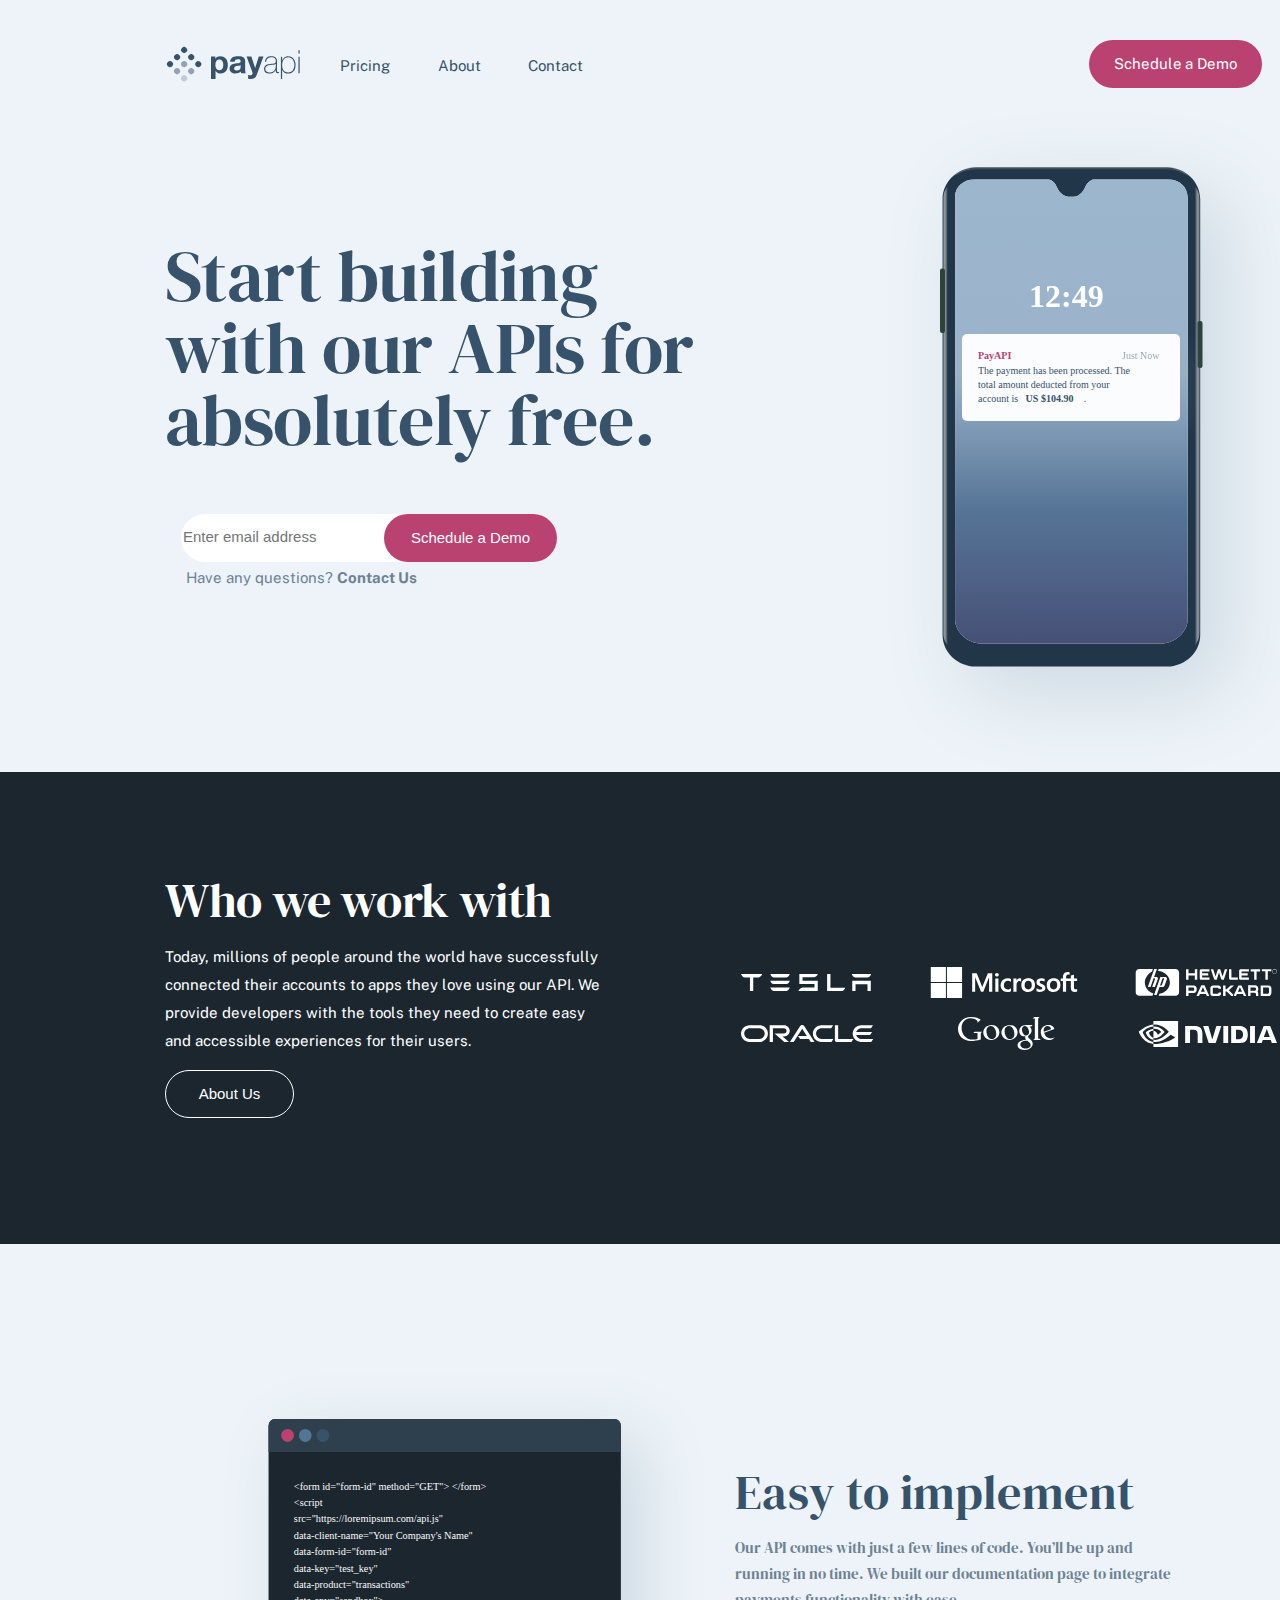
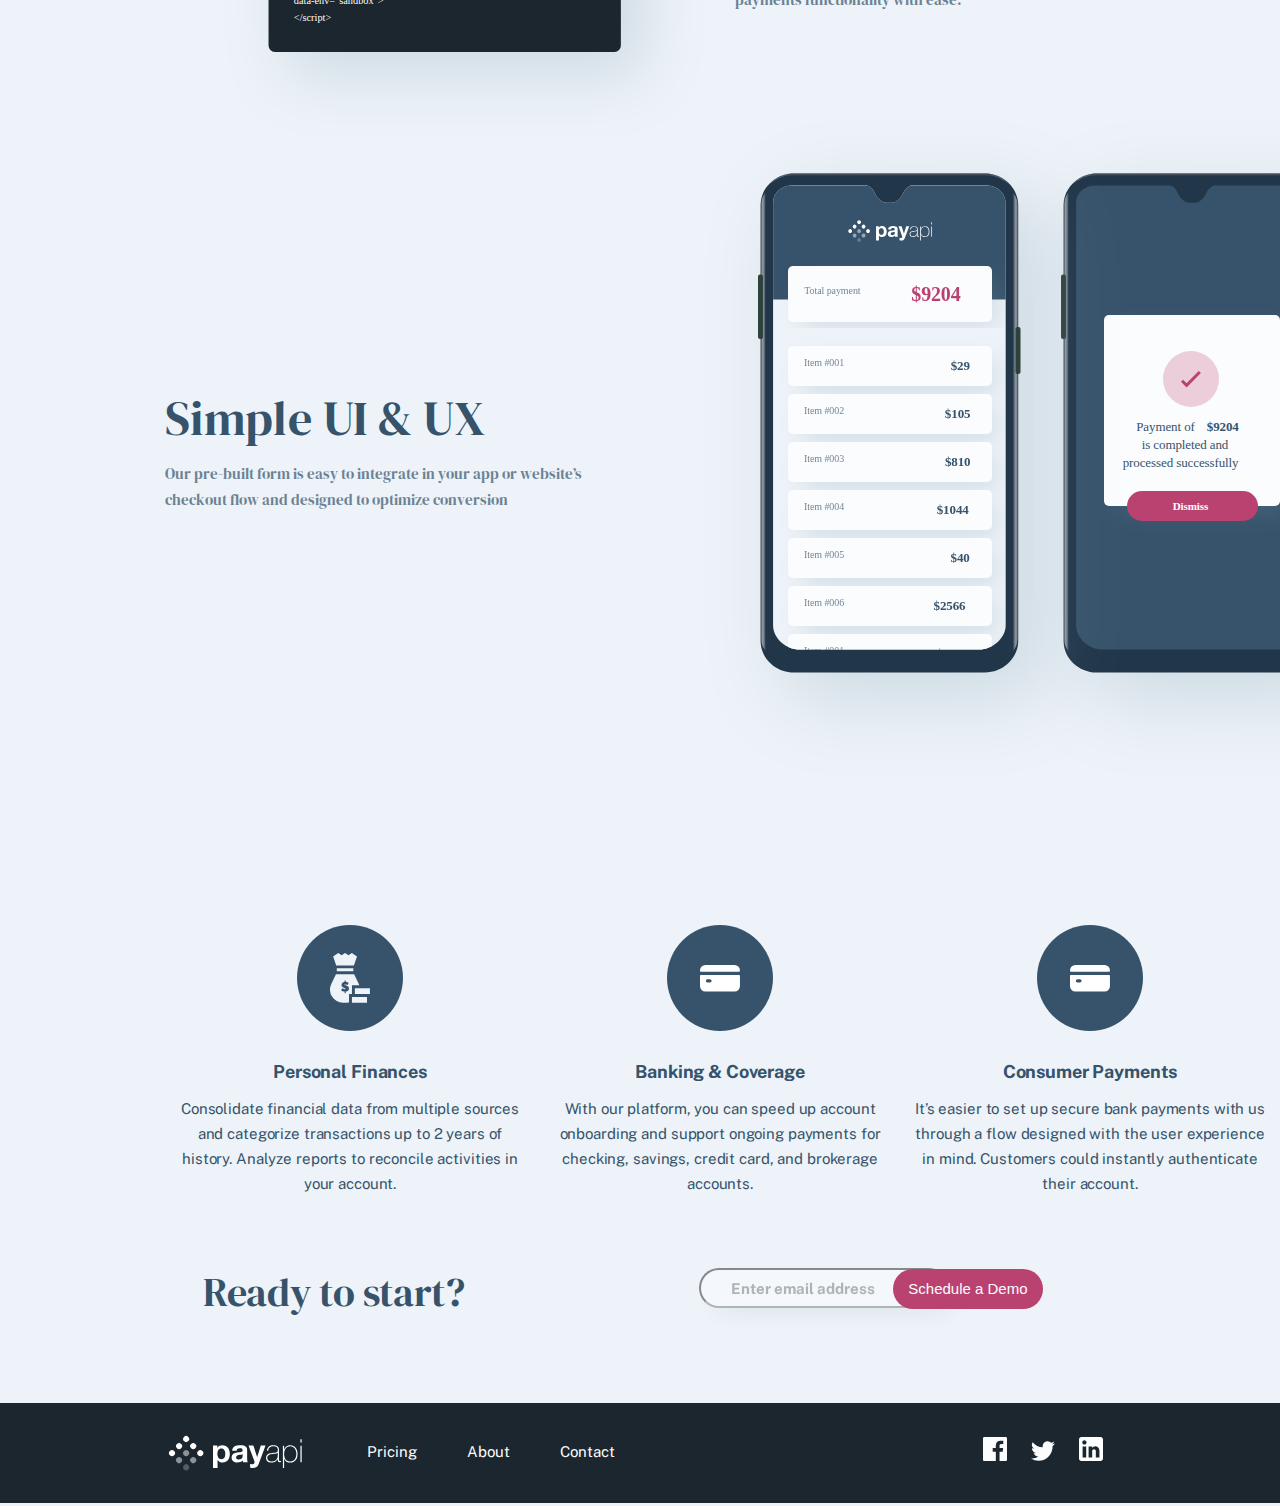
<file: starter-code/index.html>
<!DOCTYPE html>
<html lang="en">
  <head>
    <meta charset="UTF-8" />
    <meta name="viewport" content="width=device-width, initial-scale=1.0" />

    <link
      rel="icon"
      type="image/png"
      sizes="32x32"
      href="./starter-code/assets/favicon-32x32.png"
    />
    <link rel="stylesheet" href="./assets/style.css" />
    <link href="https://fonts.googleapis.com/css2?family=Public+Sans&display=swap" rel="stylesheet">
    <link href="https://fonts.googleapis.com/css2?family=DM+Serif+Display&display=swap" rel="stylesheet">
    <link href="https://www.w3schools.com/w3css/4/w3.css" rel="stylesheet"> 


    <link rel="preconnect" href="https://fonts.googleapis.com">
    <link rel="preconnect" href="https://fonts.gstatic.com" crossorigin>
    <link href="https://fonts.googleapis.com/css2?family=Cabin+Condensed&family=DM+Serif+Display&family=PT+Sans&family=Public+Sans:wght@200;400&display=swap" rel="stylesheet">
    <title>Frontend Mentor | PayAPI Website Challenge</title>    
      <link href="https://www.w3schools.com/w3css/4/w3.css" rel="stylesheet"> 
      <style>
  .pricing-schedule-input{
    border-style: none;
    
  }
  .pricing-schedule-form{
    background-color: #fff;
    width: fit-content;
  }
  .pricing-schedule-button{
   background-color: #ba4270;
   color:#fbfcfe
  }
      </style> 


<script>
  function findDoc(){
      var pathname=window.location.pathname;
  
  var  desktop='desktop',
    tablet='tablet',
    mobile='mobile';
    if(( screen.width<600 ) && pathname.indexOf(mobile)===-1)return location="/starter-code/home/mobile/index.html";
  
  }
  window.onresize=findDoc;
  </script>
  <script defer>setTimeout(findDoc,0)</script>
  

  </head>

  <body>
    <header>
           <nav>
            <div class="navBar">
              

              
              <svg width="133.9" height="36.77" xmlns="http://www.w3.org/2000/svg" id="payApi-logo"><a href="#">
                  <g fill="#36536B" fill-rule="evenodd">
                    <path d="M50.544 33.934v-7.84h.064a5.36 5.36 0 002.128 1.84c.864.416 1.808.624 2.832.624 1.216 0 2.277-.235 3.184-.704a6.738 6.738 0 002.272-1.888 8.147 8.147 0 001.36-2.72 11.37 11.37 0 00.448-3.2c0-1.173-.15-2.299-.448-3.376-.299-1.077-.757-2.021-1.376-2.832a6.937 6.937 0 00-2.336-1.952c-.939-.49-2.059-.736-3.36-.736-1.024 0-1.963.203-2.816.608-.853.405-1.557 1.056-2.112 1.952h-.064v-2.112H46v22.336h4.544zm3.808-8.768c-.725 0-1.344-.15-1.856-.448a3.595 3.595 0 01-1.232-1.168 5.044 5.044 0 01-.672-1.68 9.192 9.192 0 01-.208-1.952c0-.683.064-1.344.192-1.984a4.98 4.98 0 01.656-1.696c.31-.49.715-.89 1.216-1.2.501-.31 1.125-.464 1.872-.464.725 0 1.339.155 1.84.464.501.31.912.715 1.232 1.216.32.501.55 1.072.688 1.712.139.64.208 1.29.208 1.952 0 .661-.064 1.312-.192 1.952-.128.64-.347 1.2-.656 1.68-.31.48-.715.87-1.216 1.168-.501.299-1.125.448-1.872.448zm15.882 3.392c1.024 0 2.027-.15 3.008-.448a5.921 5.921 0 002.56-1.568 6.52 6.52 0 00.32 1.6h4.608c-.213-.341-.363-.853-.448-1.536a17.288 17.288 0 01-.128-2.144v-8.608c0-1.003-.224-1.808-.672-2.416a4.603 4.603 0 00-1.728-1.424 7.733 7.733 0 00-2.336-.688 18.543 18.543 0 00-2.528-.176c-.917 0-1.83.09-2.736.272a7.809 7.809 0 00-2.448.912 5.448 5.448 0 00-1.792 1.696c-.47.704-.736 1.59-.8 2.656h4.544c.085-.896.384-1.536.896-1.92.512-.384 1.216-.576 2.112-.576.405 0 .784.027 1.136.08.352.053.661.16.928.32s.48.384.64.672c.16.288.24.677.24 1.168.021.47-.117.827-.416 1.072-.299.245-.704.432-1.216.56-.512.128-1.099.224-1.76.288-.661.064-1.333.15-2.016.256-.683.107-1.36.25-2.032.432a5.735 5.735 0 00-1.792.816c-.523.363-.95.848-1.28 1.456-.33.608-.496 1.381-.496 2.32 0 .853.144 1.59.432 2.208a4.17 4.17 0 001.2 1.536c.512.405 1.11.704 1.792.896a8.127 8.127 0 002.208.288zm1.696-3.008c-.363 0-.715-.032-1.056-.096a2.566 2.566 0 01-.896-.336 1.717 1.717 0 01-.608-.656c-.15-.277-.224-.619-.224-1.024 0-.427.075-.779.224-1.056.15-.277.347-.507.592-.688a2.98 2.98 0 01.864-.432c.33-.107.667-.192 1.008-.256.363-.064.725-.117 1.088-.16.363-.043.71-.096 1.04-.16.33-.064.64-.144.928-.24.288-.096.528-.23.72-.4v1.696c0 .256-.027.597-.08 1.024a3.428 3.428 0 01-.432 1.264c-.235.416-.597.773-1.088 1.072-.49.299-1.184.448-2.08.448zm13.962 8.384c1.557 0 2.773-.288 3.648-.864.874-.576 1.557-1.536 2.048-2.88L98.5 11.598h-4.704L90.18 22.926h-.064l-3.744-11.328H81.54l5.792 15.52c.128.32.192.661.192 1.024 0 .49-.144.939-.432 1.344-.288.405-.731.64-1.328.704-.448.021-.896.01-1.344-.032-.448-.043-.886-.085-1.312-.128v3.744c.469.043.933.08 1.392.112.458.032.922.048 1.392.048zm18.698-5.408c.789 0 1.514-.096 2.176-.288a6.581 6.581 0 001.776-.8c.522-.341.965-.73 1.328-1.168.362-.437.64-.901.832-1.392h.064v.864c0 .341.026.656.08.944.053.288.154.539.304.752.149.213.368.384.656.512.288.128.677.192 1.168.192.34 0 .672-.043.992-.128V26.99a5.835 5.835 0 01-.896.096c-.278 0-.491-.059-.64-.176a.961.961 0 01-.32-.464 2.357 2.357 0 01-.112-.64c-.011-.235-.016-.47-.016-.704v-9.568c0-1.259-.454-2.277-1.36-3.056-.907-.779-2.352-1.168-4.336-1.168-1.984 0-3.515.453-4.592 1.36-1.078.907-1.66 2.267-1.744 4.08h1.216c.085-1.472.58-2.57 1.488-3.296.906-.725 2.096-1.088 3.568-1.088.832 0 1.536.085 2.112.256.576.17 1.045.405 1.408.704.362.299.629.64.8 1.024.17.384.256.8.256 1.248 0 .576-.032 1.056-.096 1.44a1.64 1.64 0 01-.48.944c-.256.245-.635.437-1.136.576-.502.139-1.19.24-2.064.304l-1.888.16c-.662.064-1.35.17-2.064.32-.715.15-1.366.4-1.952.752a4.367 4.367 0 00-1.456 1.44c-.384.608-.576 1.392-.576 2.352 0 1.579.48 2.747 1.44 3.504.96.757 2.314 1.136 4.064 1.136zm.032-1.056c-1.344 0-2.4-.293-3.168-.88-.768-.587-1.152-1.488-1.152-2.704 0-.768.149-1.392.448-1.872.298-.48.688-.859 1.168-1.136a5.213 5.213 0 011.616-.592 20.778 20.778 0 011.792-.272l2.048-.192a16.93 16.93 0 002.032-.288c.608-.128 1.06-.373 1.36-.736v3.072c0 .213-.06.624-.176 1.232-.118.608-.39 1.237-.816 1.888-.427.65-1.046 1.227-1.856 1.728-.811.501-1.91.752-3.296.752zm12.49 6.56v-9.312h.063c.491 1.344 1.27 2.315 2.336 2.912 1.067.597 2.283.896 3.648.896 1.26 0 2.352-.213 3.28-.64a6.254 6.254 0 002.304-1.776c.608-.757 1.062-1.659 1.36-2.704.3-1.045.448-2.197.448-3.456 0-1.152-.149-2.25-.448-3.296-.298-1.045-.752-1.963-1.36-2.752a6.651 6.651 0 00-2.304-1.888c-.928-.47-2.02-.704-3.28-.704-.896 0-1.69.139-2.384.416a6.39 6.39 0 00-1.776 1.04c-.49.416-.885.87-1.184 1.36-.298.49-.512.939-.64 1.344h-.064v-3.776h-1.216V34.03h1.216zm6.047-6.56c-1.152 0-2.117-.208-2.896-.624a5.008 5.008 0 01-1.856-1.664c-.458-.693-.784-1.493-.976-2.4a13.637 13.637 0 01-.288-2.832c0-.981.107-1.925.32-2.832a7.152 7.152 0 011.04-2.416 5.407 5.407 0 011.872-1.696c.768-.427 1.696-.64 2.784-.64 1.11 0 2.054.219 2.832.656a5.599 5.599 0 011.904 1.728c.491.715.854 1.525 1.088 2.432.235.907.352 1.83.352 2.768 0 1.024-.122 1.99-.368 2.896-.245.907-.618 1.701-1.12 2.384a5.487 5.487 0 01-1.92 1.632c-.778.405-1.7.608-2.768.608zm11.498-18.88V5.294h-1.216V8.59h1.216zm0 19.552V11.694h-1.216v16.448h1.216z" fill-rule="nonzero"/><g><circle transform="rotate(45 19.142 5)" cx="19.142" cy="5" r="3"/><circle transform="rotate(45 26.213 12.071)" cx="26.213" cy="12.071" r="3"/><circle transform="rotate(45 33.284 19.142)" cx="33.284" cy="19.142" r="3"/><circle transform="rotate(45 12.071 12.071)" cx="12.071" cy="12.071" r="3"/>
                      <circle opacity=".5" transform="rotate(45 19.142 19.142)" cx="19.142" cy="19.142" r="3"/>
                      <circle opacity=".5" transform="rotate(45 26.213 26.213)" cx="26.213" cy="26.213" r="3"/>
                      <circle transform="rotate(45 5 19.142)" cx="5" cy="19.142" r="3"/>
                      <circle opacity=".5" transform="rotate(45 12.071 26.213)" cx="12.071" cy="26.213" r="3"/>
                      <circle opacity=".25" transform="rotate(45 19.142 33.284)" cx="19.142" cy="33.284" r="3"/>
                    </g></g>
                    </a>
                </svg>
                <ul>
                    <li><a href="./pricing/desktop/pricing.html">Pricing</a></li> 
                    <li><a href="./about.html">About</a></li>
                    <li><a href="./contact.html">Contact</a></li>
                </ul>
              
            <div class="mobile">
              <svg width="28" height="17" xmlns="http://www.w3.org/2000/svg" id="menu
              ">
                <g fill="#36536B" fill-rule="evenodd">
                <path d="M0 0h28v3H0zM0 7h28v3H0zM0 14h28v3H0z"/></g>
              </svg>
            </div>
          

            <div class="navBar-link" >  
               <button>Schedule a Demo</button>  
            </div>
            </div>
            
            
               
          </nav>
          
          <!--
          <nav class="mobile">
            <ul>
              <li><img src="./assets/shared/desktop/logo.svg" alt="" /></li>
              <li><a href="#"> Pricing </a></li>
              <li><a href="#"> About </a></li>
              <li><a href="#"> Contact </a></li>
            </ul>
          </nav>        </div>
        <div class="w3-cell">
          <button  class="w3-btn w3-round-xxlarge pricing-schedule-button" type="submit">
            Schedule a Demo</button></div>
      </div>
    </header>


    <div class="main-content">



      Start -->
      <div id="start">
        <div class="feature">
          <div class="left">
            <div class="content">
              
              <h1>Start building with our APIs for absolutely free.</h1>


              
            <div class="w3-container  w3-padding">
                <form onsubmit="event.preventDefault()" class="pricing-schedule-form  w3-cell-row w3-round-xxlarge">
                  <div class="w3-cell">
               <input class="w3-round-xxlarge pricing-schedule-input" 
               placeholder="Enter email address" required> </div>
               <div class="w3-cell">
               <button  class="w3-btn w3-round-xxlarge pricing-schedule-button" type="submit">
                 Schedule a Demo</button></div>
              </form>
            </div>
              
              <p>Have any questions? <span style="font-weight: 700;"> Contact Us</span></p>
            </div>
          </div>
        </div>

        <div class="feature">
          <div class="center">
          
            <div class="image-container">
              <img src="./assets/home/desktop/illustration-phone-mockup.svg" />
            </div>
         
          </div>
        </div>
      </div>



      <!-- Companies Section -->
      <div id="companies">

        <div class="company-one">
        <div class="company-left">
          <div class="text-container">
          <h2>Who we work with</h2>
          <p>
            Today, millions of people around the world have successfully
            connected their accounts to apps they love using our API. We provide
            developers with the tools they need to create easy and accessible
            experiences for their users.
          </p> 
          <button><a href="./about.html">About Us</a></button>
          <div>
          </div>
        </div>
        </div>
        </div>

      
<div class="company-one">
          <div class="company center">
            <div class="svg-container"></div>

            <div class="group">
              <svg width="131" height="17" xmlns="http://www.w3.org/2000/svg"><path d="M89.447.047v13.628h14.74c-.375 1.405-1.264 2.623-2.902 3.325h-15.16V.047h3.322zm-12.588 0c-.374 1.452-1.825 2.81-3.603 3.325H61.558l.047 3.372h15.16V17H57.347c.796-1.64 2.387-2.904 4.259-3.419H73.49V10.07H58.33V.047zM21.196 0v.047c-.371 1.503-1.623 2.912-3.386 3.381h-5.287l-.279.094V17H8.951V3.522l-.278-.094H3.386C1.67 3.052.37 1.55 0 .047L21.196 0zm108.586 6.744V17h-3.275v-6.837h-11.98V17h-3.275V6.744h18.53zM48.783 13.58c-.327 1.499-1.637 3.091-3.416 3.419H32.733c-1.778-.328-3.088-1.92-3.462-3.419zm0-6.884c-.327 1.499-1.637 3.09-3.416 3.419H32.733c-1.778-.375-3.088-1.92-3.462-3.419zM130.203 0c-.374 1.499-1.637 3.09-3.416 3.419h-12.634c-1.731-.375-3.041-1.92-3.416-3.419zm-81.42 0c-.327 1.499-1.637 3.09-3.416 3.419H32.733c-1.778-.375-3.088-1.92-3.462-3.419z" fill="#FFFFFF" fill-rule="nonzero"/></svg>
              <svg width="148" height="31" xmlns="http://www.w3.org/2000/svg">
                <path d="M15.922 16v15H.782V16h15.14zm16.149 0v15H16.93V16h15.14zm79.549-4.777c.457 0 .983.054 1.562.16.582.107 1.061.238 1.425.392l.05.021v2.858l-.13-.087a5.195 5.195 0 00-1.403-.642 5.593 5.593 0 00-1.607-.244c-.57 0-1.023.127-1.35.376-.323.248-.48.554-.48.936 0 .432.127.772.378 1.013.261.25.894.574 1.881.965 1.24.493 2.128 1.05 2.64 1.659.516.612.777 1.372.777 2.258 0 1.228-.486 2.232-1.444 2.985-.953.748-2.258 1.127-3.88 1.127-.525 0-1.13-.07-1.795-.205-.667-.135-1.232-.308-1.681-.512l-.049-.022v-3.014l.132.094a6.547 6.547 0 001.776.888c.639.208 1.222.313 1.733.313 1.38 0 2.05-.43 2.05-1.313 0-.31-.067-.561-.197-.745-.134-.187-.371-.38-.706-.572-.342-.195-.88-.443-1.603-.736-.86-.365-1.508-.723-1.928-1.065a3.28 3.28 0 01-.948-1.221c-.204-.465-.308-1.013-.308-1.63 0-1.187.482-2.168 1.431-2.916.944-.744 2.18-1.12 3.674-1.12zM137.763 5c.734 0 1.327.078 1.762.232l.055.02v2.656l-.117-.052a3.424 3.424 0 00-1.379-.31c-.623 0-1.111.198-1.453.586-.344.394-.519.983-.519 1.753v1.655h4.704V8.57l.059-.018 2.98-.9.106-.032v3.92h3.173v2.521h-3.172v6.205c0 .795.144 1.364.43 1.689.281.322.735.485 1.35.485.162 0 .373-.035.626-.105.25-.069.465-.161.637-.274l.13-.084v2.544l-.042.025c-.19.106-.51.206-.981.306a6.562 6.562 0 01-1.347.148c-2.62 0-3.95-1.409-3.95-4.189v-6.75h-4.703v10.622h-3.171V14.06h-2.21V11.54h2.21V9.72c0-.913.204-1.739.607-2.454a4.246 4.246 0 011.716-1.673c.733-.394 1.574-.593 2.5-.593zm-13.973 6.223c2.07 0 3.71.608 4.877 1.806 1.166 1.198 1.757 2.865 1.757 4.955 0 2.116-.63 3.833-1.873 5.102-1.243 1.27-2.953 1.913-5.082 1.913-2.043 0-3.694-.61-4.907-1.817-1.214-1.206-1.829-2.86-1.829-4.919 0-2.166.63-3.9 1.873-5.152 1.244-1.253 2.988-1.888 5.184-1.888zm-25.402 0c2.069 0 3.71.608 4.876 1.806 1.166 1.198 1.758 2.865 1.758 4.955 0 2.116-.63 3.833-1.873 5.102-1.243 1.27-2.953 1.913-5.082 1.913-2.043 0-3.694-.61-4.907-1.817-1.214-1.206-1.83-2.86-1.83-4.919 0-2.166.631-3.9 1.874-5.152 1.243-1.253 2.988-1.888 5.184-1.888zm-20.614 0c.56 0 1.148.062 1.75.186.606.123 1.093.286 1.45.483l.043.024V14.9l-.132-.094c-.95-.68-1.953-1.023-2.982-1.023-1.204 0-2.193.402-2.939 1.196-.748.797-1.127 1.876-1.127 3.208 0 1.324.364 2.376 1.082 3.126.716.748 1.703 1.128 2.932 1.128.443 0 .947-.097 1.501-.287a5.917 5.917 0 001.533-.788l.132-.095v2.833l-.042.023c-1.019.58-2.29.873-3.779.873-1.276 0-2.428-.277-3.425-.822a5.855 5.855 0 01-2.344-2.339c-.557-1.004-.839-2.144-.839-3.385 0-1.418.291-2.69.863-3.777a6.127 6.127 0 012.513-2.55c1.09-.6 2.372-.904 3.81-.904zm12.076.089c.523 0 .935.062 1.227.184l.05.021v3.117l-.13-.094c-.146-.103-.392-.201-.731-.292a3.724 3.724 0 00-.942-.136c-.833 0-1.515.355-2.026 1.056-.519.71-.781 1.648-.781 2.792v6.723h-3.133V11.54h3.133v2.276h.033c.293-.739.675-1.331 1.205-1.763a3.236 3.236 0 012.095-.741zm-21.42.228v13.143h-3.132V11.54h3.133zM46.77 6.343l5.458 13.622 5.624-13.622h4.425v18.34H59.08V10.57h-.103l-5.674 14.113h-2.267l-5.764-14.114h-.103v14.114h-3.005V6.343h4.605zm76.854 7.44c-1.134 0-2.033.382-2.673 1.136-.643.759-.97 1.85-.97 3.243 0 1.351.327 2.414.97 3.16.64.742 1.547 1.119 2.698 1.119 1.158 0 2.044-.37 2.633-1.098.593-.733.894-1.83.894-3.257 0-1.41-.32-2.492-.95-3.217-.627-.72-1.503-1.086-2.602-1.086zm-25.402 0c-1.134 0-2.033.382-2.672 1.136-.644.759-.97 1.85-.97 3.243 0 1.351.325 2.414.969 3.16.64.742 1.547 1.119 2.698 1.119 1.158 0 2.044-.37 2.632-1.098.594-.733.894-1.83.894-3.257 0-1.41-.32-2.492-.95-3.217-.627-.72-1.502-1.086-2.601-1.086zM15.922 0v15H.782V0h15.14zM32.07 0v15H16.93V0h15.14zm34.825 5.941c.543 0 1.001.178 1.362.53.362.353.546.782.546 1.276 0 .503-.189.929-.56 1.264-.37.334-.823.503-1.347.503-.525 0-.976-.17-1.341-.503a1.646 1.646 0 01-.554-1.264c0-.512.189-.945.56-1.29.369-.343.819-.516 1.334-.516z" fill="#FFFFFF" fill-rule="nonzero"/>
                </svg>
            <svg width="142" height="27" xmlns="http://www.w3.org/2000/svg"><path d="M69.493 16.373L74.305 27h-2.478l-.868-1.923h-6.086L64.015 27h-2.572l4.907-10.627h3.143zm50.612 0c1.715 0 3.191 1.202 3.191 3.366 0 1.923-.38 2.644-.953 3.126.762.384.953 1.297.953 1.922v2.211h-2.286v-1.922c0-.433-.477-1.203-1.43-1.203h-4.095V27h-2.382V16.373zm-29.566.01v3.984h1.046l4.138-3.984h3.234l-5.09 4.991 4.233 4.224v1.392h-1.808l-4.517-4.416H90.54v4.416h-2.427V16.383h2.427zm-31.815.006c1.282 0 3.04.815 3.04 3.835 0 2.973-1.616 3.787-3.041 3.787h-5.226v2.973h-2.423V16.389zm74.75.002c1.995 0 2.945 1.39 2.945 3.259v3.237c-.012 1.508-.265 4.094-2.992 4.094h-7.74v-10.59zm-26.99.003l4.797 10.585h-2.47l-.865-1.916h-6.067l-.854 1.916h-1.899v-1.485l4.225-9.1h3.133zm-22.863.006c1.518.047 2.418 1.627 2.418 2.536v.908H83.62c-.049-.479-.475-1.195-.854-1.195h-4.175c-.947 0-.805.956-.805.956v4.21c0 .766.474.957.759.957h4.126c.9 0 .997-.765.997-1.244h2.37v.957c0 1.58-1.09 2.488-2.417 2.488h-5.787c-1.803 0-2.467-1.388-2.467-2.488v-5.598c0-1.195 1.28-2.487 2.419-2.487zM40.52 0c1.97 0 3.567 1.58 3.567 3.57v19.72a3.6 3.6 0 01-1.046 2.539 3.537 3.537 0 01-2.52 1.044H23.662l.718-2.17c5.98-.888 10.545-5.597 10.545-11.273 0-6.106-5.283-11.094-11.929-11.409L23.76 0h16.76zM17.886 0l-.855 2.4c-4.115 2.205-7.199 6.638-7.199 11.03 0 4.998 3.55 9.408 8.488 11.01l-.861 2.433H4.252c-1.965 0-3.558-1.625-3.558-3.61V3.598C.693 1.614 2.285.004 4.252.001h13.634zm11.91 7.902c1.328 0 2.705.698 1.993 2.605l-2.041 5.677c-.38 1.07-.712 1.815-2.706 1.815h-2.495L21.727 26H19.02l6.36-18.098zm103.062 10.694h-4.75v6.18h4.56c.854 0 1.329-.814 1.329-1.724v-3.02c.049-.669-.426-1.436-1.14-1.436zm-64.937-.252l-2.048 4.52h4.049l-2.001-4.52zm36.997.014l-2.042 4.502h4.074l-2.032-4.502zm-46.907.236h-4.514v3.212h4.656c1.046 0 1.046-1.102 1.046-1.581v-.07c-.003-.512-.054-1.56-1.188-1.56zm61.568-.009h-4.095v3.077h4.382c.905 0 1.143-1.106 1.143-1.634 0-.53-.238-1.443-1.43-1.443zM21.934 0l-2.838 7.947h1.609c1.655 0 2.507.696 2.081 2.086-.426 1.39-2.838 7.969-2.838 7.969h-2.79l2.79-7.784c.094-.464.094-.88-.472-.88h-.852l-3.121 8.664h-2.697V18L19.191 0h2.743zM28.8 9.298h-1.187l-2.574 7.305h1.197c.475 0 .712-.512.76-.791.003-.017.012-.051.028-.102l.063-.198c.146-.442.447-1.301.77-2.213l.177-.5c.505-1.419 1.003-2.803 1.003-2.803.142-.372.19-.698-.237-.698zM78.28.156l2.241 7.264L82.904.204h2.287l2.382 7.216 2.24-7.264h2.43l-3.43 10.632h-1.43c-.715-.001-1.405-1.083-1.549-1.612L84.048 3.62l-2.335 7.168h-1.477c-.715 0-1.335-1.106-1.478-1.635L75.85.156h2.43zm58.079.002V2.37h-3.548v8.413h-2.428V2.37h-3.5V.158h9.476zM74.48.167v2.21h-7.325v1.968h6.088v2.208h-6.088v2.016h7.325v2.207h-8.228c-.952 0-1.522-.768-1.522-1.392V1.751c0-.96.57-1.584 1.664-1.584h8.086zm50.658-.002v2.21h-3.545v8.401h-2.425V2.375h-3.497V.165h9.467zm-11.244.006v2.206h-7.32v1.967h6.084V6.55h-6.084v2.015h7.32v2.206h-8.223c-.952 0-1.522-.767-1.522-1.391V1.755c0-.96.57-1.584 1.664-1.584h8.08zM53.497.174v4.17h6.319V.175h2.423v10.595h-2.423v-4.22h-6.32v4.22h-2.422V.174h2.423zm42.929.004V8.56h6.41v2.204h-7.123c-1.092 0-1.71-.766-1.71-1.58V.177h2.423zm43.216-.084c.627-.01 1.23.24 1.669.692.458.462.689 1.021.689 1.677.01.634-.24 1.243-.69 1.686a2.26 2.26 0 01-1.668.699 2.244 2.244 0 01-1.665-.699 2.317 2.317 0 01-.683-1.686 2.3 2.3 0 01.69-1.677 2.255 2.255 0 011.658-.692zm.001.32c-.56 0-1.036.2-1.431.602-.394.399-.59.881-.59 1.446-.01.546.202 1.073.587 1.457a1.93 1.93 0 001.433.602c.54.009 1.06-.21 1.434-.602.394-.402.59-.887.59-1.457 0-.565-.196-1.047-.59-1.446a1.941 1.941 0 00-1.433-.602z" fill="#FFFFFF" fill-rule="nonzero"/></svg>
            <svg width="133" height="17" xmlns="http://www.w3.org/2000/svg">
              <path d="M57.081 11.06h8.737l-4.62-7.351-8.479 13.29h-3.858L59.174 1.036A2.445 2.445 0 0161.198 0c.802 0 1.55.376 1.984 1.008L73.536 17h-3.859l-1.82-2.97H59.01l-1.93-2.97zm40.084 2.97V.16h-3.274v15.226c0 .417.163.82.475 1.129.313.309.734.484 1.196.484h14.933l1.93-2.97h-15.26zM42.99 11.543c3.18 0 5.762-2.54 5.762-5.684 0-3.145-2.582-5.698-5.762-5.698H28.665V17h3.273V3.131h10.835a2.734 2.734 0 012.745 2.729 2.733 2.733 0 01-2.745 2.727l-9.231-.013L43.317 17h4.756l-6.577-5.456h1.495zM8.514 17C3.814 17 0 13.237 0 8.587S3.814.161 8.514.161h9.896c4.701 0 8.513 3.776 8.513 8.426S23.11 17 18.41 17H8.514zm9.676-2.97c3.045 0 5.512-2.433 5.512-5.443s-2.467-5.456-5.512-5.456H8.733c-3.044 0-5.511 2.446-5.511 5.456 0 3.01 2.467 5.443 5.511 5.443h9.457zM80.37 17c-4.7 0-8.519-3.763-8.519-8.413S75.67.161 80.371.161h11.754l-1.917 2.97h-9.62c-3.043 0-5.516 2.446-5.516 5.456 0 3.01 2.473 5.443 5.516 5.443h11.808L90.466 17H80.371zm40.044-2.97c-2.513 0-4.647-1.666-5.299-3.965h13.996l1.929-2.97h-15.925c.652-2.284 2.786-3.964 5.3-3.964h9.606l1.943-2.97h-11.767c-4.702 0-8.52 3.776-8.52 8.426s3.818 8.412 8.52 8.412h10.096l1.929-2.97h-11.808z" fill="#FFFFFF" fill-rule="nonzero"/>
              </svg>
            <svg width="97" height="33" xmlns="http://www.w3.org/2000/svg"><path d="M74.618 8l-1.331 1.376h-1.77c1.45 1.274 2.086 2.635 2.086 4.217 0 2.306-1.259 3.462-2.15 4.243-.163.15-.598.462-.85.736-.142.168-.531.613-.531 1.285 0 .47.151.869.931 1.496 2.654 2.055 3.702 3.246 3.702 5.42 0 3.085-2.836 6.227-8.313 6.227-4.625 0-6.827-2.338-6.827-4.714 0-2.713 2.434-5.238 8.49-5.619-.64-.75-.942-1.237-.942-2.104.001-.589.244-1.197.244-1.197h-.89c-3.52 0-5.226-2.777-5.226-5.238C61.241 10.895 63.635 8 68.06 8h6.558zM68.59 23.664c-4.543.065-6.2 1.836-6.2 3.894 0 2.485 2.417 4.006 5.579 4.006 2.88 0 4.658-1.554 4.658-3.535 0-1.442-.808-2.25-2.103-3.31-.557-.439-1.353-1.027-1.353-1.027s-.243-.028-.58-.028zM13.512 0c4.22 0 7.172 1.284 9.21 2.636L19.5 5.794V3.891c-1.719-1.527-3.64-2.623-6.942-2.623-5.219 0-8.96 3.966-8.96 9.621 0 5.766 4.136 11.67 11.172 11.67 1.736 0 3.406-.23 4.729-.646V16.08h-4.24l1.42-1.38h7.56l-1.113 1.09c-.206.186-.344.398-.344.706v6.027C19.25 23.485 16.197 24 12.757 24 5.66 24 .015 19.425.015 11.83.015 6.492 4.249 0 13.512 0zm20.227 8c4.6.001 7.658 3.606 7.658 7.318 0 3.985-3.129 7.682-8.23 7.682-5.302 0-7.919-4.014-7.919-7.394C25.248 11.69 28.497 8 33.74 8zm47.873-8l-1.16 1.14a.878.878 0 00-.306.69v19.09c0 .41.295.831.79.89l1.844.227-.98.963h-6.425l1.177-1.154c.193-.197.283-.388.283-.669V1.403h-2.13L76.132 0h5.48zm8.66 8c3.852 0 5.528 1.987 6.123 3.96L86.1 15.833c.983 3.597 3.792 5.554 6.706 5.554 1.534 0 2.688-.436 4.103-1.1-.75.933-1.776 1.676-2.844 2.134-.995.425-2.057.579-3.346.579-5.172 0-7.94-3.978-7.94-7.798C82.78 10.576 86.638 8 90.27 8zM51.906 8c4.6.001 7.658 3.606 7.658 7.318 0 3.985-3.13 7.682-8.23 7.682-5.302 0-7.919-4.014-7.919-7.394C43.416 11.69 46.665 8 51.907 8zM32.87 9.076c-.6 0-1.514.114-2.49.715-1.194.802-1.952 1.891-1.952 4.122 0 2.24.79 4.533 1.597 5.766.918 1.34 2.143 2.36 3.897 2.36h.069c.684-.015 4.221-.29 4.221-5.017 0-3.308-1.646-7.946-5.342-7.946zm18.168 0c-.6 0-1.515.114-2.49.715-1.194.802-1.952 1.891-1.952 4.122 0 2.24.79 4.533 1.597 5.766.917 1.34 2.143 2.36 3.897 2.36h.069c.684-.015 4.221-.29 4.221-5.017 0-3.308-1.646-7.946-5.342-7.946zm15.801-.047c-1.547 0-2.848 1.2-2.848 3.458 0 2.5 1.17 4.603 2.348 5.392.53.375 1.157.526 1.68.526 1.067 0 3.04-.718 3.04-3.344 0-2.432-1.254-4.398-2.039-5.13-.708-.609-1.378-.902-2.18-.902zm22.758.03c-1.288 0-3.9.898-3.9 4.26 0 .801.172 1.543.172 1.543l6.328-2.382c.503-.185.758-.384.758-.762 0-1.168-1.41-2.66-3.358-2.66z" fill="#FFFFFF" fill-rule="nonzero"/></svg>
            <svg width="139" height="26" xmlns="http://www.w3.org/2000/svg">
              <path d="M40.086 0v26H15.427v-3.053c.522.058 1.043.087 1.594.087 5.708 0 15.777-2.908 20.095-6.525-.638-.637-3.724-2.098-4.477-2.706-4.55 3.907-9.243 7.22-15.734 7.22-.493 0-1-.044-1.492-.101v-2.17c.594.1 1.188.158 1.796.158 6.969 0 13.662-8.13 13.662-8.13s-5.838-7.626-14.777-7.322l-.696.043V0h24.688zM15.413 3.501l-.001 1.909-.014.001v.001l-.37.034c-6.73.69-10.15 5.567-10.275 5.748-.003.005 2.706 8.744 10.645 9.728v2.025C4.576 21.934.722 10.794.722 10.794s6.81-6.656 14.69-7.293zM90.19 5.03V22h-4.854V5.029h4.854zm9.78 0c3.876 0 6.47.46 8.249 2.833 1.005 1.323 1.574 3.452 1.574 5.84 0 2.603-.67 4.99-1.72 6.069C106.6 21.31 105.23 22 101.033 22h-7.87V5.029zm-29.558 0l3.877 13.447L78.341 5.03h4.955L77.699 22h-6.995L65.165 5.029h5.247zm46.508 0V22h-4.854V5.029h4.854zM56.07 5c4.16.03 8.351 1.013 8.351 7.607v9.378h-4.751v-7.752c0-2.374-.306-3.682-1.079-4.488-.597-.633-1.472-.935-2.725-.935l-3.819-.014v13.189h-4.897V5zm76.094.028L139 21.97h-5.203l-1.02-2.991h-8.016l-1.079 3.006h-4.78l6.777-16.957h6.486zM15.398 7.755v2.026h-.014c-2.507-.304-4.477 2.04-4.477 2.04l.008.027c.106.351 1.272 3.978 4.483 5.066v1.852c-5.998-1.071-7.664-7.307-7.664-7.307l.07-.074.089-.089c.663-.656 3.376-3.091 7.505-3.54zm84.659.956h-2.084v9.65h2.084c3.031 0 4.984-1.352 4.984-4.832 0-3.48-1.953-4.818-4.984-4.818zm-73.315 2.198l-.019.027-.099.131c-.743.976-4.891 6.15-9.313 6.15-.652 0-1.29-.1-1.898-.303V9.795c2.506.304 3.013 1.404 4.506 3.907l3.346-2.807s-2.448-3.198-6.563-3.198a9.832 9.832 0 00-1.304.058V5.412h.015l-.001-.002.334-.019c.116-.005.232-.009.348-.009 6.432-.202 10.648 5.527 10.648 5.527zm102.085-2.788l-3.032 7.94h5.976l-2.944-7.94z" fill="#FFFFFF" fill-rule="nonzero"/>
              </svg>
            </div>
          </div>
          </div>
          </div>


        </div>
      </div>   

      <!-- Implement -->
      <div id="implement">
        <div class="section-1">          
        <img src="./assets/home/desktop/illustration-easy-to-implement.svg"/>
        </div>
        <div class="section-2">          
              <h2>Easy to implement</h2>
              <p>
                Our API comes with just a few lines of code. You’ll be up and
                running in no time. We built our documentation page to integrate
                payments functionality with ease.
             </p>
        </div>
        </div>
      

      <!-- UI and UX -->
      <div id="userInterface">        
         
            <div class="text left">
              <h2>Simple UI & UX</h2>
              <p>
                Our pre-built form is easy to integrate in your app or website’s
                checkout flow and designed to optimize conversion
              </p>            
          </div>        
        
          <div class="image-container">
            <div class="center">
              <img src="./assets/home/desktop/illustration-simple-ui.svg"
              />
            </div>
          </div>        
      </div>

      <!-- Cards -->
      <div id="cards">
        <div class="card">
          <div class="center">
            <div class="image-container">
              <img src="./assets/home/desktop/icon-personal-finances.svg" />
            </div>
            <div class="content-1">
              <h2>Personal Finances</h2>
              <p>
                Consolidate financial data from multiple sources and categorize
                transactions up to 2 years of history. Analyze reports to
                reconcile activities in your account.
              </p>
            </div>
          </div>
        </div>

        <div class="card">
          <div class="center">
            <div class="image-container">
              <img src="./assets/home/desktop/icon-consumer-payments.svg" />
            </div>
            <div class="content-1">
              <h2>Banking & Coverage</h2>
              <p>
                With our platform, you can speed up account onboarding and
                support ongoing payments for checking, savings, credit card, and
                brokerage accounts.
              </p>
            </div>
          </div>
        </div>

        <div class="card">
          <div class="center">
            <div class="image-container">
              <img src="./assets/home/desktop/icon-consumer-payments.svg" />
            </div>
          </div>
          <div class="content-1">
            <h2>Consumer Payments</h2>
            <p>
              It’s easier to set up secure bank payments with us through a flow
              designed with the user experience in mind. Customers could
              instantly authenticate their account.
            </p>
          </div>
        </div>
      </div>
<!-- Ready to Start 
      <div id="ready">
        <div class="cardss">
          <div class="center">
            <div class="content">
              <h2>Ready to start?</h2>
            </div>
          </div>
        </div>
        <div class="cardss">
          <div class="center">
            <div class="content">
             
              
                
                
            
            <div class="w3-container  w3-padding">
                <form onsubmit="event.preventDefault()" class="pricing-schedule-form  w3-cell-row w3-round-xxlarge">
                  <div class="w3-cell">
               <input class="w3-round-xxlarge pricing-schedule-input" 
               placeholder="Enter email address" required> </div>
               <div class="w3-cell">
               <button  class="w3-btn w3-round-xxlarge pricing-schedule-button" type="submit">
                 Schedule a Demo</button></div>
              </form>
            </div>
              
            </div>
          </div>
        </div>
      </div>
-->
<div class="RTS">
  <h2>Ready to start?</h2> 
  <form >
    <input type="text" placeholder="Enter email address" id="email2" >              
    <input type="submit" id="schedADemo" value="Schedule a Demo">
    <div class="error"></div>
  </form>  
</div>

<br/>

<footer>

  <div class="footer" id="feet">
    <div class="f-foot">
      <svg width="135" height="38" xmlns="http://www.w3.org/2000/svg" id="footer-logo">
      <a>
        <g fill="white" fill-rule="evenodd">
            <path d="M50.544 33.934v-7.84h.064a5.36 5.36 0 002.128 1.84c.864.416 1.808.624 2.832.624 1.216 0 2.277-.235 3.184-.704a6.738 6.738 0 002.272-1.888 8.147 8.147 0 001.36-2.72 11.37 11.37 0 00.448-3.2c0-1.173-.15-2.299-.448-3.376-.299-1.077-.757-2.021-1.376-2.832a6.937 6.937 0 00-2.336-1.952c-.939-.49-2.059-.736-3.36-.736-1.024 0-1.963.203-2.816.608-.853.405-1.557 1.056-2.112 1.952h-.064v-2.112H46v22.336h4.544zm3.808-8.768c-.725 0-1.344-.15-1.856-.448a3.595 3.595 0 01-1.232-1.168 5.044 5.044 0 01-.672-1.68 9.192 9.192 0 01-.208-1.952c0-.683.064-1.344.192-1.984a4.98 4.98 0 01.656-1.696c.31-.49.715-.89 1.216-1.2.501-.31 1.125-.464 1.872-.464.725 0 1.339.155 1.84.464.501.31.912.715 1.232 1.216.32.501.55 1.072.688 1.712.139.64.208 1.29.208 1.952 0 .661-.064 1.312-.192 1.952-.128.64-.347 1.2-.656 1.68-.31.48-.715.87-1.216 1.168-.501.299-1.125.448-1.872.448zm15.882 3.392c1.024 0 2.027-.15 3.008-.448a5.921 5.921 0 002.56-1.568 6.52 6.52 0 00.32 1.6h4.608c-.213-.341-.363-.853-.448-1.536a17.288 17.288 0 01-.128-2.144v-8.608c0-1.003-.224-1.808-.672-2.416a4.603 4.603 0 00-1.728-1.424 7.733 7.733 0 00-2.336-.688 18.543 18.543 0 00-2.528-.176c-.917 0-1.83.09-2.736.272a7.809 7.809 0 00-2.448.912 5.448 5.448 0 00-1.792 1.696c-.47.704-.736 1.59-.8 2.656h4.544c.085-.896.384-1.536.896-1.92.512-.384 1.216-.576 2.112-.576.405 0 .784.027 1.136.08.352.053.661.16.928.32s.48.384.64.672c.16.288.24.677.24 1.168.021.47-.117.827-.416 1.072-.299.245-.704.432-1.216.56-.512.128-1.099.224-1.76.288-.661.064-1.333.15-2.016.256-.683.107-1.36.25-2.032.432a5.735 5.735 0 00-1.792.816c-.523.363-.95.848-1.28 1.456-.33.608-.496 1.381-.496 2.32 0 .853.144 1.59.432 2.208a4.17 4.17 0 001.2 1.536c.512.405 1.11.704 1.792.896a8.127 8.127 0 002.208.288zm1.696-3.008c-.363 0-.715-.032-1.056-.096a2.566 2.566 0 01-.896-.336 1.717 1.717 0 01-.608-.656c-.15-.277-.224-.619-.224-1.024 0-.427.075-.779.224-1.056.15-.277.347-.507.592-.688a2.98 2.98 0 01.864-.432c.33-.107.667-.192 1.008-.256.363-.064.725-.117 1.088-.16.363-.043.71-.096 1.04-.16.33-.064.64-.144.928-.24.288-.096.528-.23.72-.4v1.696c0 .256-.027.597-.08 1.024a3.428 3.428 0 01-.432 1.264c-.235.416-.597.773-1.088 1.072-.49.299-1.184.448-2.08.448zm13.962 8.384c1.557 0 2.773-.288 3.648-.864.874-.576 1.557-1.536 2.048-2.88L98.5 11.598h-4.704L90.18 22.926h-.064l-3.744-11.328H81.54l5.792 15.52c.128.32.192.661.192 1.024 0 .49-.144.939-.432 1.344-.288.405-.731.64-1.328.704-.448.021-.896.01-1.344-.032-.448-.043-.886-.085-1.312-.128v3.744c.469.043.933.08 1.392.112.458.032.922.048 1.392.048zm18.698-5.408c.789 0 1.514-.096 2.176-.288a6.581 6.581 0 001.776-.8c.522-.341.965-.73 1.328-1.168.362-.437.64-.901.832-1.392h.064v.864c0 .341.026.656.08.944.053.288.154.539.304.752.149.213.368.384.656.512.288.128.677.192 1.168.192.34 0 .672-.043.992-.128V26.99a5.835 5.835 0 01-.896.096c-.278 0-.491-.059-.64-.176a.961.961 0 01-.32-.464 2.357 2.357 0 01-.112-.64c-.011-.235-.016-.47-.016-.704v-9.568c0-1.259-.454-2.277-1.36-3.056-.907-.779-2.352-1.168-4.336-1.168-1.984 0-3.515.453-4.592 1.36-1.078.907-1.66 2.267-1.744 4.08h1.216c.085-1.472.58-2.57 1.488-3.296.906-.725 2.096-1.088 3.568-1.088.832 0 1.536.085 2.112.256.576.17 1.045.405 1.408.704.362.299.629.64.8 1.024.17.384.256.8.256 1.248 0 .576-.032 1.056-.096 1.44a1.64 1.64 0 01-.48.944c-.256.245-.635.437-1.136.576-.502.139-1.19.24-2.064.304l-1.888.16c-.662.064-1.35.17-2.064.32-.715.15-1.366.4-1.952.752a4.367 4.367 0 00-1.456 1.44c-.384.608-.576 1.392-.576 2.352 0 1.579.48 2.747 1.44 3.504.96.757 2.314 1.136 4.064 1.136zm.032-1.056c-1.344 0-2.4-.293-3.168-.88-.768-.587-1.152-1.488-1.152-2.704 0-.768.149-1.392.448-1.872.298-.48.688-.859 1.168-1.136a5.213 5.213 0 011.616-.592 20.778 20.778 0 011.792-.272l2.048-.192a16.93 16.93 0 002.032-.288c.608-.128 1.06-.373 1.36-.736v3.072c0 .213-.06.624-.176 1.232-.118.608-.39 1.237-.816 1.888-.427.65-1.046 1.227-1.856 1.728-.811.501-1.91.752-3.296.752zm12.49 6.56v-9.312h.063c.491 1.344 1.27 2.315 2.336 2.912 1.067.597 2.283.896 3.648.896 1.26 0 2.352-.213 3.28-.64a6.254 6.254 0 002.304-1.776c.608-.757 1.062-1.659 1.36-2.704.3-1.045.448-2.197.448-3.456 0-1.152-.149-2.25-.448-3.296-.298-1.045-.752-1.963-1.36-2.752a6.651 6.651 0 00-2.304-1.888c-.928-.47-2.02-.704-3.28-.704-.896 0-1.69.139-2.384.416a6.39 6.39 0 00-1.776 1.04c-.49.416-.885.87-1.184 1.36-.298.49-.512.939-.64 1.344h-.064v-3.776h-1.216V34.03h1.216zm6.047-6.56c-1.152 0-2.117-.208-2.896-.624a5.008 5.008 0 01-1.856-1.664c-.458-.693-.784-1.493-.976-2.4a13.637 13.637 0 01-.288-2.832c0-.981.107-1.925.32-2.832a7.152 7.152 0 011.04-2.416 5.407 5.407 0 011.872-1.696c.768-.427 1.696-.64 2.784-.64 1.11 0 2.054.219 2.832.656a5.599 5.599 0 011.904 1.728c.491.715.854 1.525 1.088 2.432.235.907.352 1.83.352 2.768 0 1.024-.122 1.99-.368 2.896-.245.907-.618 1.701-1.12 2.384a5.487 5.487 0 01-1.92 1.632c-.778.405-1.7.608-2.768.608zm11.498-18.88V5.294h-1.216V8.59h1.216zm0 19.552V11.694h-1.216v16.448h1.216z" fill-rule="nonzero"/><g><circle transform="rotate(45 19.142 5)" cx="19.142" cy="5" r="3"/><circle transform="rotate(45 26.213 12.071)" cx="26.213" cy="12.071" r="3"/><circle transform="rotate(45 33.284 19.142)" cx="33.284" cy="19.142" r="3"/><circle transform="rotate(45 12.071 12.071)" cx="12.071" cy="12.071" r="3"/>
              <circle opacity=".5" transform="rotate(45 19.142 19.142)" cx="19.142" cy="19.142" r="3"/>
              <circle opacity=".5" transform="rotate(45 26.213 26.213)" cx="26.213" cy="26.213" r="3"/>
              <circle transform="rotate(45 5 19.142)" cx="5" cy="19.142" r="3"/>
              <circle opacity=".5" transform="rotate(45 12.071 26.213)" cx="12.071" cy="26.213" r="3"/>
              <circle opacity=".25" transform="rotate(45 19.142 33.284)" cx="19.142" cy="33.284" r="3"/>
        </g></g>
      </a>
    </svg>
      <div id="my-feet">
          <ul>
            <li><a href="./pricing/desktop/pricing.html">Pricing</a></li> 
                    <li><a href="./about.html">About</a></li>
                    <li><a href="./contact.html">Contact</a></li>
          </ul>
      </div>
    </div>
    
      
      <div class="f-footSvg">
          <svg width="24" height="24" xmlns="http://www.w3.org/2000/svg" id="fb-icon">
            <a href="">
            <path d="M22.675 0H1.325C.593 0 0 .593 0 1.325v21.351C0 23.407.593 24 1.325 24H12.82v-9.294H9.692v-3.622h3.128V8.413c0-3.1 1.893-4.788 4.659-4.788 1.325 0 2.463.099 2.795.143v3.24l-1.918.001c-1.504 0-1.795.715-1.795 1.763v2.313h3.587l-.467 3.622h-3.12V24h6.116c.73 0 1.323-.593 1.323-1.325V1.325C24 .593 23.407 0 22.675 0z" fill="#FBFCFE" fill-rule="nonzero"/>
            </a>
          </svg>
          <svg width="24" height="20" xmlns="http://www.w3.org/2000/svg" id="twit-icon">
            <a href="">
            <path d="M24 2.557a9.83 9.83 0 01-2.828.775A4.932 4.932 0 0023.337.608a9.864 9.864 0 01-3.127 1.195A4.916 4.916 0 0016.616.248c-3.179 0-5.515 2.966-4.797 6.045A13.978 13.978 0 011.671 1.149a4.93 4.93 0 001.523 6.574 4.903 4.903 0 01-2.229-.616c-.054 2.281 1.581 4.415 3.949 4.89a4.935 4.935 0 01-2.224.084 4.928 4.928 0 004.6 3.419A9.9 9.9 0 010 17.54a13.94 13.94 0 007.548 2.212c9.142 0 14.307-7.721 13.995-14.646A10.025 10.025 0 0024 2.557z" fill="#FBFCFE" fill-rule="nonzero"/>
            </a>
          </svg>
          <svg width="24" height="24" xmlns="http://www.w3.org/2000/svg" id="ln-icon"> 
            <a href="">
            <path d="M21.6 0H2.4C1.08 0 0 1.08 0 2.4v19.2C0 22.92 1.08 24 2.4 24h19.2c1.32 0 2.4-1.08 2.4-2.4V2.4C24 1.08 22.92 0 21.6 0zM7.2 20.4H3.6V9.6h3.6v10.8zM5.4 7.56c-1.2 0-2.16-.96-2.16-2.16 0-1.2.96-2.16 2.16-2.16 1.2 0 2.16.96 2.16 2.16 0 1.2-.96 2.16-2.16 2.16zm15 12.84h-3.6v-6.36c0-.96-.84-1.8-1.8-1.8-.96 0-1.8.84-1.8 1.8v6.36H9.6V9.6h3.6v1.44c.6-.96 1.92-1.68 3-1.68 2.28 0 4.2 1.92 4.2 4.2v6.84z" fill="#FFF" fill-rule="nonzero"/>
            </a>
          </svg>
      </div>
      
               
  </div>
  <!--
  
  <svg id="foot-svg-wrapper" width="390" height="100" viewBox="0 0 390 100" fill="none" xmlns="http://www.w3.org/2000/svg">
        <g opacity="0.15">
        <circle cx="390" cy="254" r="390" fill="#36536B"/>
        <circle cx="390" cy="254" r="390" fill="#36536B"/>
        <mask id="mask0_0_3718" style="mask-type:alpha" maskUnits="userSpaceOnUse" x="0" y="-136" width="780" height="780">
        <circle cx="390" cy="254" r="390" fill="white"/>
        </mask>
        <g mask="url(#mask0_0_3718)">
        </g>
        </g>
        </svg>-->
</footer> 
      <!-- Footer 
      <footer>
        <div class="lastnote">
          <div class="logo">
              <nav>
              <ul>
                <li><img src="./assets/shared/desktop/logo.svg" alt="" /></li>
                <li><a href=""> Pricing </a></li>
                <li><a href=""> About </a></li>
                <li><a href=""> Contact </a></li>
              </ul>
            </nav>
            </div>
            
            <div class="logo right">
              <div class="logos">
              <nav>
              <ul>
                <li><img src="./assets/shared/desktop/icons8-facebook (1).svg" alt="" /></li>
                <li><img src="./assets/shared/desktop/icons8-twitter.svg" alt="" /></li>
                <li><img src="./assets/shared/desktop/icons8-linkedin-48.png" alt="" /></li>
              </ul>
            </nav>
          </div>
            </div>
            
          </div>
        
          
      </footer>  -->
    </div>

    <!--
    Start building with our APIs for absolutely free.
    Enter email address 
    Schedule a Demo
    Have any questions? Contact Us
    Who we work with
    Today, millions of people around the world have successfully connected 
    their accounts to apps they love using our API. We provide developers 
    with the tools they need to create easy and accessible experiences 
    for their users.
    About Us
    Easy to implement
    Our API comes with just a few lines of code. You’ll be up and running in 
    no time. We built our documentation page to integrate payments functionality 
    with ease.
    Simple UI & UX
    Our pre-built form is easy to integrate in your app or website’s checkout 
    flow and designed to optimize conversion.
    Personal Finances
    Consolidate financial data from multiple sources and categorize transactions up to
    2 years of history. Analyze reports to reconcile activities in your account.
    Banking & Coverage
    With our platform, you can speed up account onboarding and support ongoing payments 
    for checking, savings, credit card, and brokerage accounts.
    Consumer Payments
    It’s easier to set up secure bank payments with us through a flow designed with the 
    user experience in mind. Customers could instantly authenticate their account.
    Ready to start? 
    Enter email address 
    Schedule a Demo
    Pricing
    About
    Contact
-->
  </body>


  <!--
  <foot>
    <div class="footer">
      <div class="f-foot">
        <svg width="135" height="38" xmlns="http://www.w3.org/2000/svg">
        <a>
          <g fill="white" fill-rule="evenodd">
              <path d="M50.544 33.934v-7.84h.064a5.36 5.36 0 002.128 1.84c.864.416 1.808.624 2.832.624 1.216 0 2.277-.235 3.184-.704a6.738 6.738 0 002.272-1.888 8.147 8.147 0 001.36-2.72 11.37 11.37 0 00.448-3.2c0-1.173-.15-2.299-.448-3.376-.299-1.077-.757-2.021-1.376-2.832a6.937 6.937 0 00-2.336-1.952c-.939-.49-2.059-.736-3.36-.736-1.024 0-1.963.203-2.816.608-.853.405-1.557 1.056-2.112 1.952h-.064v-2.112H46v22.336h4.544zm3.808-8.768c-.725 0-1.344-.15-1.856-.448a3.595 3.595 0 01-1.232-1.168 5.044 5.044 0 01-.672-1.68 9.192 9.192 0 01-.208-1.952c0-.683.064-1.344.192-1.984a4.98 4.98 0 01.656-1.696c.31-.49.715-.89 1.216-1.2.501-.31 1.125-.464 1.872-.464.725 0 1.339.155 1.84.464.501.31.912.715 1.232 1.216.32.501.55 1.072.688 1.712.139.64.208 1.29.208 1.952 0 .661-.064 1.312-.192 1.952-.128.64-.347 1.2-.656 1.68-.31.48-.715.87-1.216 1.168-.501.299-1.125.448-1.872.448zm15.882 3.392c1.024 0 2.027-.15 3.008-.448a5.921 5.921 0 002.56-1.568 6.52 6.52 0 00.32 1.6h4.608c-.213-.341-.363-.853-.448-1.536a17.288 17.288 0 01-.128-2.144v-8.608c0-1.003-.224-1.808-.672-2.416a4.603 4.603 0 00-1.728-1.424 7.733 7.733 0 00-2.336-.688 18.543 18.543 0 00-2.528-.176c-.917 0-1.83.09-2.736.272a7.809 7.809 0 00-2.448.912 5.448 5.448 0 00-1.792 1.696c-.47.704-.736 1.59-.8 2.656h4.544c.085-.896.384-1.536.896-1.92.512-.384 1.216-.576 2.112-.576.405 0 .784.027 1.136.08.352.053.661.16.928.32s.48.384.64.672c.16.288.24.677.24 1.168.021.47-.117.827-.416 1.072-.299.245-.704.432-1.216.56-.512.128-1.099.224-1.76.288-.661.064-1.333.15-2.016.256-.683.107-1.36.25-2.032.432a5.735 5.735 0 00-1.792.816c-.523.363-.95.848-1.28 1.456-.33.608-.496 1.381-.496 2.32 0 .853.144 1.59.432 2.208a4.17 4.17 0 001.2 1.536c.512.405 1.11.704 1.792.896a8.127 8.127 0 002.208.288zm1.696-3.008c-.363 0-.715-.032-1.056-.096a2.566 2.566 0 01-.896-.336 1.717 1.717 0 01-.608-.656c-.15-.277-.224-.619-.224-1.024 0-.427.075-.779.224-1.056.15-.277.347-.507.592-.688a2.98 2.98 0 01.864-.432c.33-.107.667-.192 1.008-.256.363-.064.725-.117 1.088-.16.363-.043.71-.096 1.04-.16.33-.064.64-.144.928-.24.288-.096.528-.23.72-.4v1.696c0 .256-.027.597-.08 1.024a3.428 3.428 0 01-.432 1.264c-.235.416-.597.773-1.088 1.072-.49.299-1.184.448-2.08.448zm13.962 8.384c1.557 0 2.773-.288 3.648-.864.874-.576 1.557-1.536 2.048-2.88L98.5 11.598h-4.704L90.18 22.926h-.064l-3.744-11.328H81.54l5.792 15.52c.128.32.192.661.192 1.024 0 .49-.144.939-.432 1.344-.288.405-.731.64-1.328.704-.448.021-.896.01-1.344-.032-.448-.043-.886-.085-1.312-.128v3.744c.469.043.933.08 1.392.112.458.032.922.048 1.392.048zm18.698-5.408c.789 0 1.514-.096 2.176-.288a6.581 6.581 0 001.776-.8c.522-.341.965-.73 1.328-1.168.362-.437.64-.901.832-1.392h.064v.864c0 .341.026.656.08.944.053.288.154.539.304.752.149.213.368.384.656.512.288.128.677.192 1.168.192.34 0 .672-.043.992-.128V26.99a5.835 5.835 0 01-.896.096c-.278 0-.491-.059-.64-.176a.961.961 0 01-.32-.464 2.357 2.357 0 01-.112-.64c-.011-.235-.016-.47-.016-.704v-9.568c0-1.259-.454-2.277-1.36-3.056-.907-.779-2.352-1.168-4.336-1.168-1.984 0-3.515.453-4.592 1.36-1.078.907-1.66 2.267-1.744 4.08h1.216c.085-1.472.58-2.57 1.488-3.296.906-.725 2.096-1.088 3.568-1.088.832 0 1.536.085 2.112.256.576.17 1.045.405 1.408.704.362.299.629.64.8 1.024.17.384.256.8.256 1.248 0 .576-.032 1.056-.096 1.44a1.64 1.64 0 01-.48.944c-.256.245-.635.437-1.136.576-.502.139-1.19.24-2.064.304l-1.888.16c-.662.064-1.35.17-2.064.32-.715.15-1.366.4-1.952.752a4.367 4.367 0 00-1.456 1.44c-.384.608-.576 1.392-.576 2.352 0 1.579.48 2.747 1.44 3.504.96.757 2.314 1.136 4.064 1.136zm.032-1.056c-1.344 0-2.4-.293-3.168-.88-.768-.587-1.152-1.488-1.152-2.704 0-.768.149-1.392.448-1.872.298-.48.688-.859 1.168-1.136a5.213 5.213 0 011.616-.592 20.778 20.778 0 011.792-.272l2.048-.192a16.93 16.93 0 002.032-.288c.608-.128 1.06-.373 1.36-.736v3.072c0 .213-.06.624-.176 1.232-.118.608-.39 1.237-.816 1.888-.427.65-1.046 1.227-1.856 1.728-.811.501-1.91.752-3.296.752zm12.49 6.56v-9.312h.063c.491 1.344 1.27 2.315 2.336 2.912 1.067.597 2.283.896 3.648.896 1.26 0 2.352-.213 3.28-.64a6.254 6.254 0 002.304-1.776c.608-.757 1.062-1.659 1.36-2.704.3-1.045.448-2.197.448-3.456 0-1.152-.149-2.25-.448-3.296-.298-1.045-.752-1.963-1.36-2.752a6.651 6.651 0 00-2.304-1.888c-.928-.47-2.02-.704-3.28-.704-.896 0-1.69.139-2.384.416a6.39 6.39 0 00-1.776 1.04c-.49.416-.885.87-1.184 1.36-.298.49-.512.939-.64 1.344h-.064v-3.776h-1.216V34.03h1.216zm6.047-6.56c-1.152 0-2.117-.208-2.896-.624a5.008 5.008 0 01-1.856-1.664c-.458-.693-.784-1.493-.976-2.4a13.637 13.637 0 01-.288-2.832c0-.981.107-1.925.32-2.832a7.152 7.152 0 011.04-2.416 5.407 5.407 0 011.872-1.696c.768-.427 1.696-.64 2.784-.64 1.11 0 2.054.219 2.832.656a5.599 5.599 0 011.904 1.728c.491.715.854 1.525 1.088 2.432.235.907.352 1.83.352 2.768 0 1.024-.122 1.99-.368 2.896-.245.907-.618 1.701-1.12 2.384a5.487 5.487 0 01-1.92 1.632c-.778.405-1.7.608-2.768.608zm11.498-18.88V5.294h-1.216V8.59h1.216zm0 19.552V11.694h-1.216v16.448h1.216z" fill-rule="nonzero"/><g><circle transform="rotate(45 19.142 5)" cx="19.142" cy="5" r="3"/><circle transform="rotate(45 26.213 12.071)" cx="26.213" cy="12.071" r="3"/><circle transform="rotate(45 33.284 19.142)" cx="33.284" cy="19.142" r="3"/><circle transform="rotate(45 12.071 12.071)" cx="12.071" cy="12.071" r="3"/>
                <circle opacity=".5" transform="rotate(45 19.142 19.142)" cx="19.142" cy="19.142" r="3"/>
                <circle opacity=".5" transform="rotate(45 26.213 26.213)" cx="26.213" cy="26.213" r="3"/>
                <circle transform="rotate(45 5 19.142)" cx="5" cy="19.142" r="3"/>
                <circle opacity=".5" transform="rotate(45 12.071 26.213)" cx="12.071" cy="26.213" r="3"/>
                <circle opacity=".25" transform="rotate(45 19.142 33.284)" cx="19.142" cy="33.284" r="3"/>
          </g></g>
        </a>
      </svg>
        <div>
            <ul>
              <li><a href="">Pricing</a></li> 
              <li><a href="">About</a></li>
              <li><a href="">Contact</a></li>
            </ul>
        </div>
      </div>
      
        
        <div class="f-footSvg">
            <svg width="24" height="24" xmlns="http://www.w3.org/2000/svg">
              <a href="">
              <path d="M22.675 0H1.325C.593 0 0 .593 0 1.325v21.351C0 23.407.593 24 1.325 24H12.82v-9.294H9.692v-3.622h3.128V8.413c0-3.1 1.893-4.788 4.659-4.788 1.325 0 2.463.099 2.795.143v3.24l-1.918.001c-1.504 0-1.795.715-1.795 1.763v2.313h3.587l-.467 3.622h-3.12V24h6.116c.73 0 1.323-.593 1.323-1.325V1.325C24 .593 23.407 0 22.675 0z" fill="#FBFCFE" fill-rule="nonzero"/>
              </a>
            </svg>
            <svg width="24" height="20" xmlns="http://www.w3.org/2000/svg">
              <a href="">
              <path d="M24 2.557a9.83 9.83 0 01-2.828.775A4.932 4.932 0 0023.337.608a9.864 9.864 0 01-3.127 1.195A4.916 4.916 0 0016.616.248c-3.179 0-5.515 2.966-4.797 6.045A13.978 13.978 0 011.671 1.149a4.93 4.93 0 001.523 6.574 4.903 4.903 0 01-2.229-.616c-.054 2.281 1.581 4.415 3.949 4.89a4.935 4.935 0 01-2.224.084 4.928 4.928 0 004.6 3.419A9.9 9.9 0 010 17.54a13.94 13.94 0 007.548 2.212c9.142 0 14.307-7.721 13.995-14.646A10.025 10.025 0 0024 2.557z" fill="#FBFCFE" fill-rule="nonzero"/>
              </a>
            </svg>
            <svg width="24" height="24" xmlns="http://www.w3.org/2000/svg">
              <a href="">
              <path d="M21.6 0H2.4C1.08 0 0 1.08 0 2.4v19.2C0 22.92 1.08 24 2.4 24h19.2c1.32 0 2.4-1.08 2.4-2.4V2.4C24 1.08 22.92 0 21.6 0zM7.2 20.4H3.6V9.6h3.6v10.8zM5.4 7.56c-1.2 0-2.16-.96-2.16-2.16 0-1.2.96-2.16 2.16-2.16 1.2 0 2.16.96 2.16 2.16 0 1.2-.96 2.16-2.16 2.16zm15 12.84h-3.6v-6.36c0-.96-.84-1.8-1.8-1.8-.96 0-1.8.84-1.8 1.8v6.36H9.6V9.6h3.6v1.44c.6-.96 1.92-1.68 3-1.68 2.28 0 4.2 1.92 4.2 4.2v6.84z" fill="#FFF" fill-rule="nonzero"/>
              </a>
            </svg>
        </div>       
    </div>
</foot>     
-->


</html>
</file>
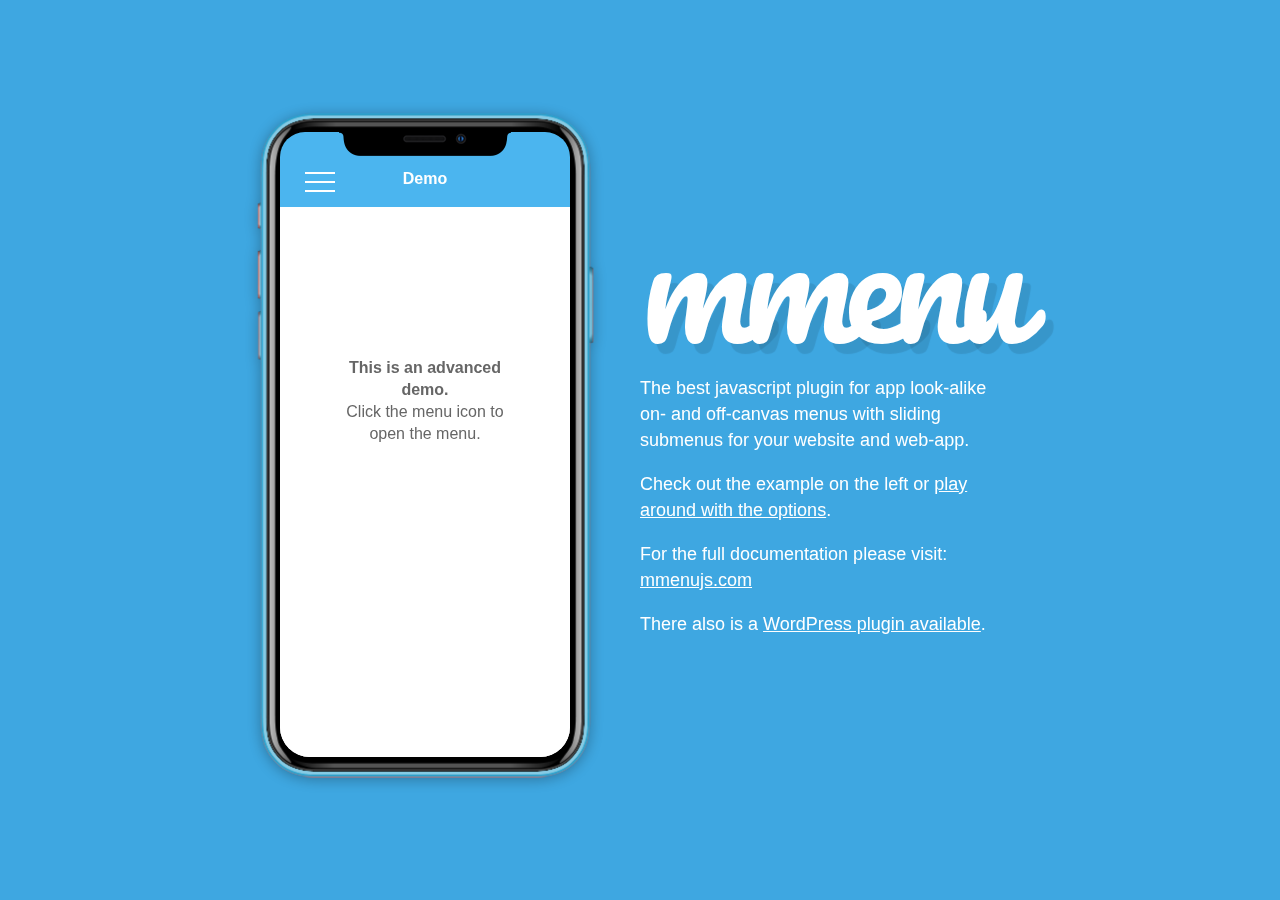
<file: starter-code/css/nav_footer/mmenu-js-master/index.html>
<!DOCTYPE html>
<html>
	<head>
		<meta charset="utf-8" />
		<meta name="author" content="www.frebsite.nl" />
		<meta content="width=600px user-scalable=yes" name="viewport" />
		<meta name="robots" content="noindex, nofollow" />

		<title>mmenu.js, app look-alike menus with sliding submenus.</title>

		<link type="text/css" rel="stylesheet" href="http://fonts.googleapis.com/css?family=Pacifico" />
		<link type="text/css" rel="stylesheet" href="demo/css/site.css" />
	</head>
	<body>
		<div id="wrapper">
			<div class="phone">
				<iframe name="phone" src="demo/advanced.html" frameborder="0" width="320" height="480"></iframe>
			</div>
			<div id="page">
				<h1>mmenu</h1>
				<p>The best javascript plugin for app look-alike on- and off-canvas menus with sliding submenus for your website and web-app.</p>
				<p>Check out the example on the left or <a href="https://mmenujs.com/examples.html" target="_blank">play around with the options</a>.</p>
				<p>For the full documentation please visit: <a href="https://mmenujs.com" target="_blank">mmenujs.com</a></p>
				<p>There also is a <a href="http://mmenujs.com/wordpress-plugin">WordPress plugin available</a>.</p>
			</div>
		</div>
	</body>
</html>
</file>
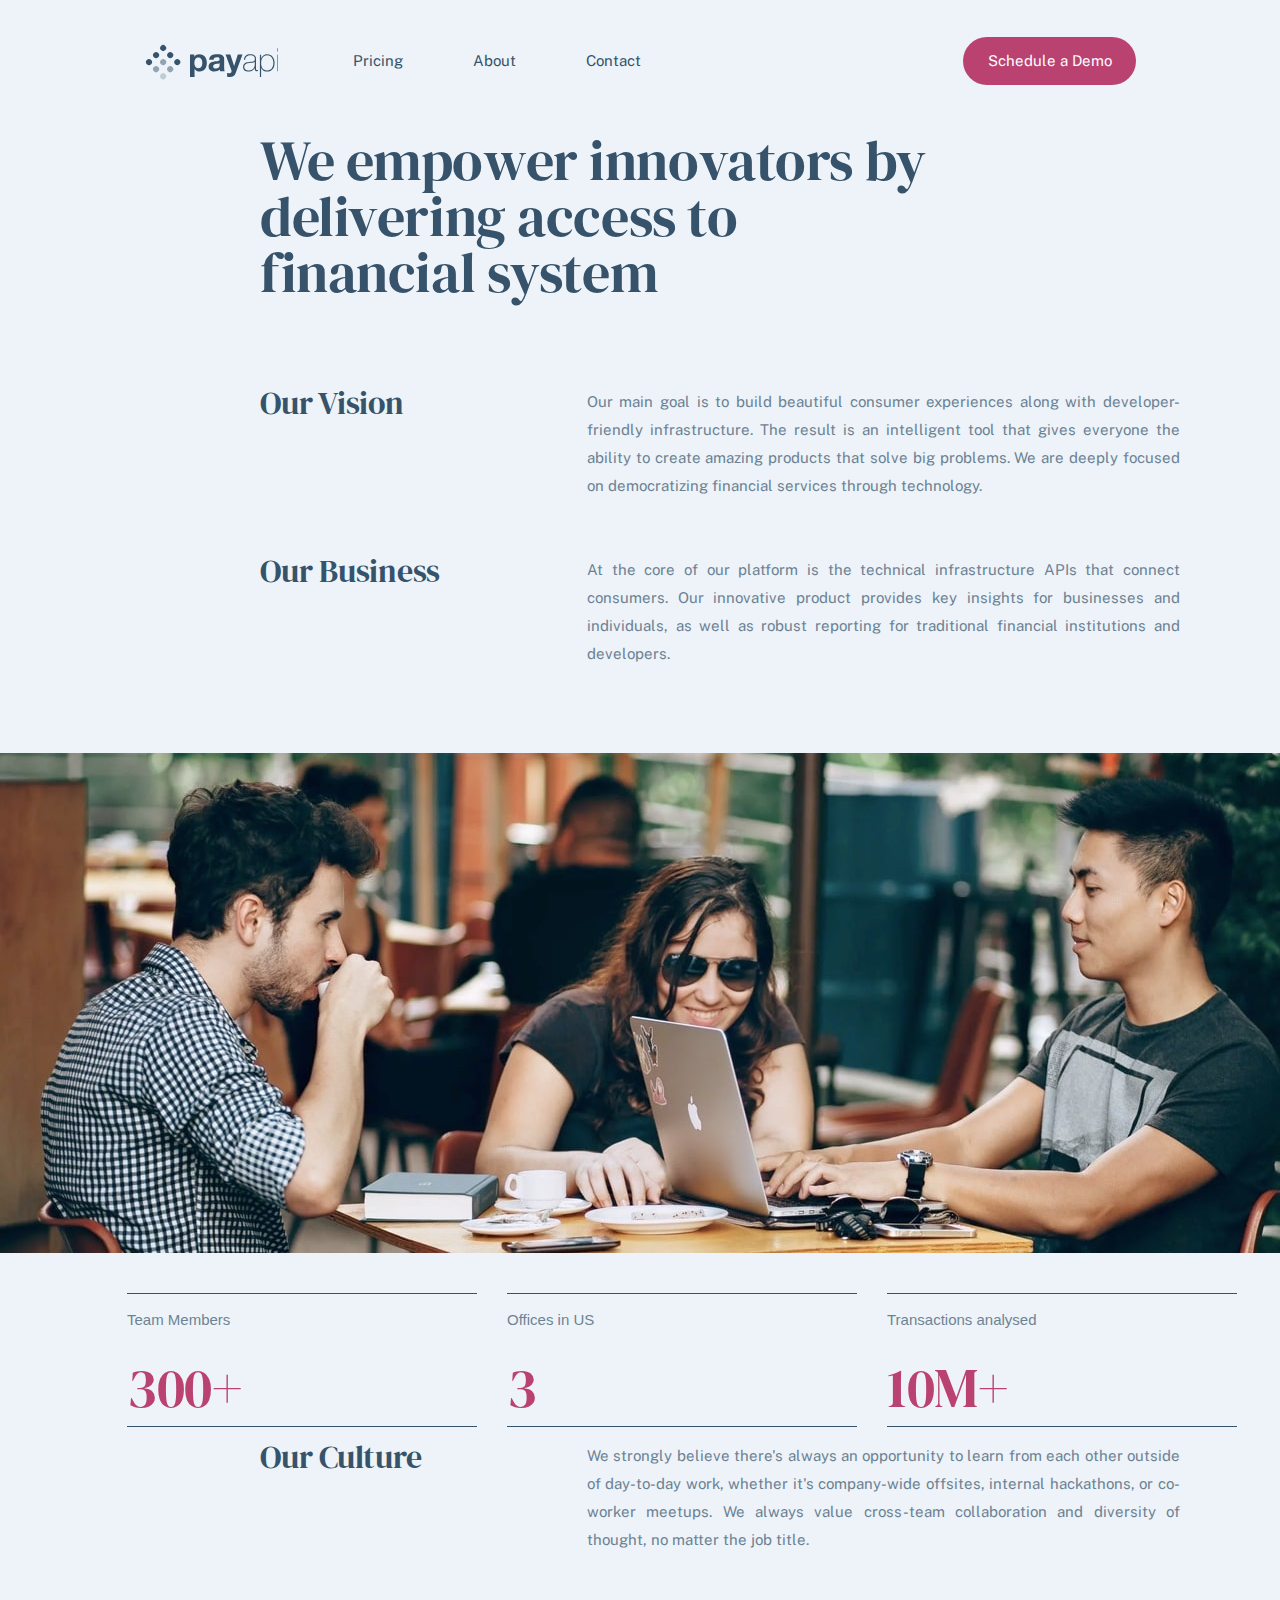
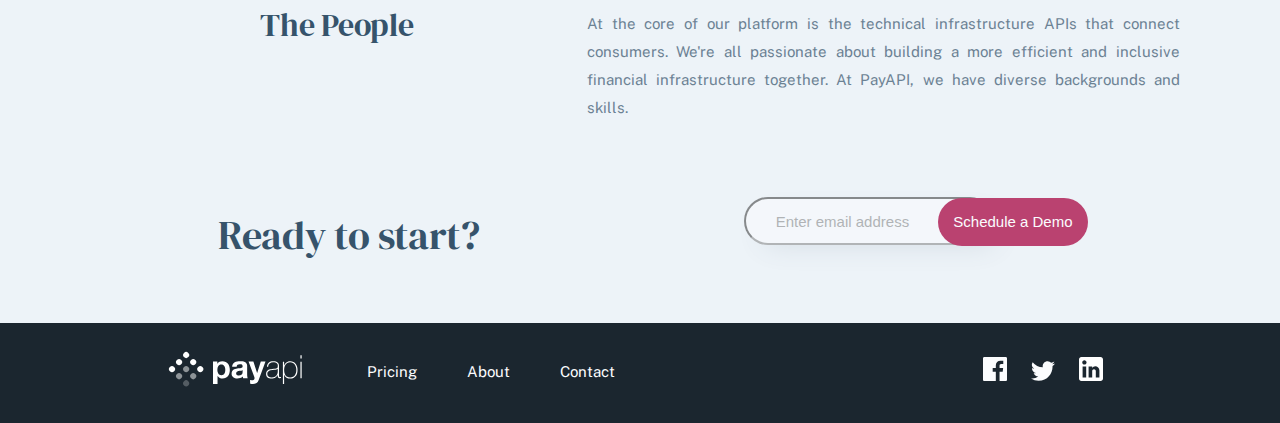
<file: starter-code/about.html>
<!DOCTYPE html>
<html lang="en">
<head>
    <meta charset="UTF-8">
    <meta http-equiv="X-UA-Compatible" content="IE=edge">
    <meta name="viewport" content="width=device-width, initial-scale=1.0">

    <link rel="stylesheet" href="https://www.w3schools.com/w3css/4/w3.css">
    <link rel="icon" type="image/png" sizes="32x32" href="./assets/favicon-32x32.png" />
    <link rel="stylesheet" href="./css/about.css">
    <link rel="preconnect" href="https://fonts.googleapis.com">
<link rel="preconnect" href="https://fonts.gstatic.com" crossorigin>
<link rel="preconnect" href="https://fonts.googleapis.com">
<link rel="preconnect" href="https://fonts.gstatic.com" crossorigin>
<link rel="preconnect" href="https://fonts.googleapis.com">
<link rel="preconnect" href="https://fonts.gstatic.com" crossorigin>
<link href="https://fonts.googleapis.com/css2?family=DM+Serif+Display&display=swap" rel="stylesheet"> 
<link rel="preconnect" href="https://fonts.googleapis.com">
<link rel="preconnect" href="https://fonts.gstatic.com" crossorigin>
<link href="https://fonts.googleapis.com/css2?family=Public+Sans&display=swap" rel="stylesheet">

    <title>About</title>

    <script defer src="./jsFile/about.js"></script>
</head>
<body>
    <header>
      <nav>
        <div class="navBar">
          <svg width="133.9" height="36.77" xmlns="http://www.w3.org/2000/svg" id="payApi-logo"><a href="/">
              <g fill="#36536B" fill-rule="evenodd">
                <path d="M50.544 33.934v-7.84h.064a5.36 5.36 0 002.128 1.84c.864.416 1.808.624 2.832.624 1.216 0 2.277-.235 3.184-.704a6.738 6.738 0 002.272-1.888 8.147 8.147 0 001.36-2.72 11.37 11.37 0 00.448-3.2c0-1.173-.15-2.299-.448-3.376-.299-1.077-.757-2.021-1.376-2.832a6.937 6.937 0 00-2.336-1.952c-.939-.49-2.059-.736-3.36-.736-1.024 0-1.963.203-2.816.608-.853.405-1.557 1.056-2.112 1.952h-.064v-2.112H46v22.336h4.544zm3.808-8.768c-.725 0-1.344-.15-1.856-.448a3.595 3.595 0 01-1.232-1.168 5.044 5.044 0 01-.672-1.68 9.192 9.192 0 01-.208-1.952c0-.683.064-1.344.192-1.984a4.98 4.98 0 01.656-1.696c.31-.49.715-.89 1.216-1.2.501-.31 1.125-.464 1.872-.464.725 0 1.339.155 1.84.464.501.31.912.715 1.232 1.216.32.501.55 1.072.688 1.712.139.64.208 1.29.208 1.952 0 .661-.064 1.312-.192 1.952-.128.64-.347 1.2-.656 1.68-.31.48-.715.87-1.216 1.168-.501.299-1.125.448-1.872.448zm15.882 3.392c1.024 0 2.027-.15 3.008-.448a5.921 5.921 0 002.56-1.568 6.52 6.52 0 00.32 1.6h4.608c-.213-.341-.363-.853-.448-1.536a17.288 17.288 0 01-.128-2.144v-8.608c0-1.003-.224-1.808-.672-2.416a4.603 4.603 0 00-1.728-1.424 7.733 7.733 0 00-2.336-.688 18.543 18.543 0 00-2.528-.176c-.917 0-1.83.09-2.736.272a7.809 7.809 0 00-2.448.912 5.448 5.448 0 00-1.792 1.696c-.47.704-.736 1.59-.8 2.656h4.544c.085-.896.384-1.536.896-1.92.512-.384 1.216-.576 2.112-.576.405 0 .784.027 1.136.08.352.053.661.16.928.32s.48.384.64.672c.16.288.24.677.24 1.168.021.47-.117.827-.416 1.072-.299.245-.704.432-1.216.56-.512.128-1.099.224-1.76.288-.661.064-1.333.15-2.016.256-.683.107-1.36.25-2.032.432a5.735 5.735 0 00-1.792.816c-.523.363-.95.848-1.28 1.456-.33.608-.496 1.381-.496 2.32 0 .853.144 1.59.432 2.208a4.17 4.17 0 001.2 1.536c.512.405 1.11.704 1.792.896a8.127 8.127 0 002.208.288zm1.696-3.008c-.363 0-.715-.032-1.056-.096a2.566 2.566 0 01-.896-.336 1.717 1.717 0 01-.608-.656c-.15-.277-.224-.619-.224-1.024 0-.427.075-.779.224-1.056.15-.277.347-.507.592-.688a2.98 2.98 0 01.864-.432c.33-.107.667-.192 1.008-.256.363-.064.725-.117 1.088-.16.363-.043.71-.096 1.04-.16.33-.064.64-.144.928-.24.288-.096.528-.23.72-.4v1.696c0 .256-.027.597-.08 1.024a3.428 3.428 0 01-.432 1.264c-.235.416-.597.773-1.088 1.072-.49.299-1.184.448-2.08.448zm13.962 8.384c1.557 0 2.773-.288 3.648-.864.874-.576 1.557-1.536 2.048-2.88L98.5 11.598h-4.704L90.18 22.926h-.064l-3.744-11.328H81.54l5.792 15.52c.128.32.192.661.192 1.024 0 .49-.144.939-.432 1.344-.288.405-.731.64-1.328.704-.448.021-.896.01-1.344-.032-.448-.043-.886-.085-1.312-.128v3.744c.469.043.933.08 1.392.112.458.032.922.048 1.392.048zm18.698-5.408c.789 0 1.514-.096 2.176-.288a6.581 6.581 0 001.776-.8c.522-.341.965-.73 1.328-1.168.362-.437.64-.901.832-1.392h.064v.864c0 .341.026.656.08.944.053.288.154.539.304.752.149.213.368.384.656.512.288.128.677.192 1.168.192.34 0 .672-.043.992-.128V26.99a5.835 5.835 0 01-.896.096c-.278 0-.491-.059-.64-.176a.961.961 0 01-.32-.464 2.357 2.357 0 01-.112-.64c-.011-.235-.016-.47-.016-.704v-9.568c0-1.259-.454-2.277-1.36-3.056-.907-.779-2.352-1.168-4.336-1.168-1.984 0-3.515.453-4.592 1.36-1.078.907-1.66 2.267-1.744 4.08h1.216c.085-1.472.58-2.57 1.488-3.296.906-.725 2.096-1.088 3.568-1.088.832 0 1.536.085 2.112.256.576.17 1.045.405 1.408.704.362.299.629.64.8 1.024.17.384.256.8.256 1.248 0 .576-.032 1.056-.096 1.44a1.64 1.64 0 01-.48.944c-.256.245-.635.437-1.136.576-.502.139-1.19.24-2.064.304l-1.888.16c-.662.064-1.35.17-2.064.32-.715.15-1.366.4-1.952.752a4.367 4.367 0 00-1.456 1.44c-.384.608-.576 1.392-.576 2.352 0 1.579.48 2.747 1.44 3.504.96.757 2.314 1.136 4.064 1.136zm.032-1.056c-1.344 0-2.4-.293-3.168-.88-.768-.587-1.152-1.488-1.152-2.704 0-.768.149-1.392.448-1.872.298-.48.688-.859 1.168-1.136a5.213 5.213 0 011.616-.592 20.778 20.778 0 011.792-.272l2.048-.192a16.93 16.93 0 002.032-.288c.608-.128 1.06-.373 1.36-.736v3.072c0 .213-.06.624-.176 1.232-.118.608-.39 1.237-.816 1.888-.427.65-1.046 1.227-1.856 1.728-.811.501-1.91.752-3.296.752zm12.49 6.56v-9.312h.063c.491 1.344 1.27 2.315 2.336 2.912 1.067.597 2.283.896 3.648.896 1.26 0 2.352-.213 3.28-.64a6.254 6.254 0 002.304-1.776c.608-.757 1.062-1.659 1.36-2.704.3-1.045.448-2.197.448-3.456 0-1.152-.149-2.25-.448-3.296-.298-1.045-.752-1.963-1.36-2.752a6.651 6.651 0 00-2.304-1.888c-.928-.47-2.02-.704-3.28-.704-.896 0-1.69.139-2.384.416a6.39 6.39 0 00-1.776 1.04c-.49.416-.885.87-1.184 1.36-.298.49-.512.939-.64 1.344h-.064v-3.776h-1.216V34.03h1.216zm6.047-6.56c-1.152 0-2.117-.208-2.896-.624a5.008 5.008 0 01-1.856-1.664c-.458-.693-.784-1.493-.976-2.4a13.637 13.637 0 01-.288-2.832c0-.981.107-1.925.32-2.832a7.152 7.152 0 011.04-2.416 5.407 5.407 0 011.872-1.696c.768-.427 1.696-.64 2.784-.64 1.11 0 2.054.219 2.832.656a5.599 5.599 0 011.904 1.728c.491.715.854 1.525 1.088 2.432.235.907.352 1.83.352 2.768 0 1.024-.122 1.99-.368 2.896-.245.907-.618 1.701-1.12 2.384a5.487 5.487 0 01-1.92 1.632c-.778.405-1.7.608-2.768.608zm11.498-18.88V5.294h-1.216V8.59h1.216zm0 19.552V11.694h-1.216v16.448h1.216z" fill-rule="nonzero"/><g><circle transform="rotate(45 19.142 5)" cx="19.142" cy="5" r="3"/><circle transform="rotate(45 26.213 12.071)" cx="26.213" cy="12.071" r="3"/><circle transform="rotate(45 33.284 19.142)" cx="33.284" cy="19.142" r="3"/><circle transform="rotate(45 12.071 12.071)" cx="12.071" cy="12.071" r="3"/>
                  <circle opacity=".5" transform="rotate(45 19.142 19.142)" cx="19.142" cy="19.142" r="3"/>
                  <circle opacity=".5" transform="rotate(45 26.213 26.213)" cx="26.213" cy="26.213" r="3"/>
                  <circle transform="rotate(45 5 19.142)" cx="5" cy="19.142" r="3"/>
                  <circle opacity=".5" transform="rotate(45 12.071 26.213)" cx="12.071" cy="26.213" r="3"/>
                  <circle opacity=".25" transform="rotate(45 19.142 33.284)" cx="19.142" cy="33.284" r="3"/>
                </g></g>
                </a>
            </svg>
            <ul>
                <li><a href="./pricing.html">Pricing</a></li> 
                <li><a href="./about.html">About</a></li>
                <li><a href="./contact.html">Contact</a></li>
            </ul>
        <!-- <div class="mobile">
          <svg width="28" height="17" xmlns="http://www.w3.org/2000/svg" id="menu
          ">
            <g fill="#36536B" fill-rule="evenodd">
            <path d="M0 0h28v3H0zM0 7h28v3H0zM0 14h28v3H0z"/></g>
          </svg>
        </div> -->
        </div>
        <div class="navBar-link" >  
           <button>Schedule a Demo</button>  
        </div>
        

        <!-- mobile menu -->

        <div class="menu">
        <svg width="28" height="17" xmlns="http://www.w3.org/2000/svg" id="menu">
        <a>
          <g fill="#36536B" fill-rule="evenodd">
        <path d="M0 0h28v3H0zM0 7h28v3H0zM0 14h28v3H0z"/></g>
        </a>              
      </svg>
      </div>
    <div class="mobile hamburger-icon">            
      
      <div class="drop-down-menu">
      <div class="close"> 
          <svg width="22" height="23" xmlns="http://www.w3.org/2000/svg">
            <path d="M19.839.54L21.96 2.66 13.12 11.5l8.84 8.839-2.121 2.121-8.84-8.84-8.838 8.84L.04 20.34l8.838-8.84L.04 2.662 2.16.54 11 9.378 19.839.54z" fill="#FBFCFE" fill-rule="evenodd"/>
          </svg>
      </div>
        <div id="navContainer">
         <ul>
          <li><a href="./pricing/desktop/pricing.html">Pricing</a></li> 
            <li><a href="./about/desktop/about.html">About</a></li>
            <li><a href="./contact/desktop/contact.html">Contact</a></li>
            <li id="scheDule"><a href="/"><button>Schedule a Demo</button></a></li>
        </ul> 
        </div>
        
      </div>
      </div> 
           
      </nav>

      
      <!-- mobile -->
    </header>

    <main class="main">
        <div id="title">
          <h1>We empower innovators by delivering access to financial system</h1>
        </div>

        <!-- mission -->
        <div class="mission">
          <div class="miss1">
            <h2>Our Vision</h2>
            <p>Our main goal is to build beautiful consumer experiences along with developer-friendly 
              infrastructure. The result is an intelligent tool that gives everyone the ability to create 
              amazing products that solve big problems. We are deeply focused on democratizing financial 
              services through technology.</p>
          </div>

          <div class="miss2">
            <h2>Our Business</h2>
            <p>At the core of our platform is the technical infrastructure APIs that connect consumers. 
              Our innovative product provides key insights for businesses and individuals, as well as 
              robust reporting for traditional financial institutions and developers.</p>
          </div>
      </div>

      <!-- for circle image -->
      <!-- <div class="circle">
        <svg width="780" height="780" xmlns="http://www.w3.org/2000/svg" xmlns:xlink="http://www.w3.org/1999/xlink"><defs><circle id="a" cx="390" cy="390" r="390"/><circle id="b" cx="390" cy="390" r="390"/></defs><g fill="#36536B" fill-rule="evenodd" opacity=".15"><use xlink:href="#a"/><use xlink:href="#b"/></g></svg>
      </div> -->

      <div class="circle1">
        <svg width="780" height="780" xmlns="http://www.w3.org/2000/svg" xmlns:xlink="http://www.w3.org/1999/xlink"><defs><circle id="a" cx="390" cy="390" r="390"/><circle id="b" cx="390" cy="390" r="390"/></defs><g fill="#36536B" fill-rule="evenodd" opacity=".15"><use xlink:href="#a"/><use xlink:href="#b"/></g></svg>
      </div>

        <!-- for image -->
        <div class="image">
          <img src="./assets/about/desktop/image-team-members.jpg" alt="" >
        </div>


<!-- for numbers -->
<div class="teams">
  <div class="t1">
    <p>Team Members</p>
    <h2>300+</h2>
  </div>

  <div class="t2">
    <p>Offices in US</p>
    <h2>3</h2>
  </div>

  <div class="t3">
    <p>Transactions analysed</p>
    <h2>10M+</h2>
  </div>
</div>

          <!-- the culture -->

          <div class="mission" >
            <div class="miss1" > 
              <h2>Our Culture</h2>
              <p>We strongly believe there's always an opportunity to learn from each other outside of 
                day-to-day work, whether it's company-wide offsites, internal hackathons, or co-worker meetups. 
                We always value cross-team collaboration and diversity of thought, no matter the job title.</p>
            </div>
  
            <div class="miss2">
              <h2>The People</h2>
              <p>At the core of our platform is the technical infrastructure APIs that connect consumers. 
                We're all passionate about building a more efficient and inclusive financial infrastructure 
        together. At PayAPI, we have diverse backgrounds and skills.</p>
            </div>
        </div>

        <!-- ready -->
          <div class="RTS">
            <h2>Ready to start?</h2> 
            <form >
              <input type="text" placeholder="Enter email address" id="email2" >              
              <input type="submit" id="schedADemo" value="Schedule a Demo">
              <div class="error"></div>
            </form>  
        </div>
    </main>

    <footer>
      <div class="footer" id="feet">
        <div class="f-foot">
          <a href="./index.html"><svg width="135" height="38" xmlns="http://www.w3.org/2000/svg" id="footer-logo">
          <a>
            <g fill="white" fill-rule="evenodd">
                <path d="M50.544 33.934v-7.84h.064a5.36 5.36 0 002.128 1.84c.864.416 1.808.624 2.832.624 1.216 0 2.277-.235 3.184-.704a6.738 6.738 0 002.272-1.888 8.147 8.147 0 001.36-2.72 11.37 11.37 0 00.448-3.2c0-1.173-.15-2.299-.448-3.376-.299-1.077-.757-2.021-1.376-2.832a6.937 6.937 0 00-2.336-1.952c-.939-.49-2.059-.736-3.36-.736-1.024 0-1.963.203-2.816.608-.853.405-1.557 1.056-2.112 1.952h-.064v-2.112H46v22.336h4.544zm3.808-8.768c-.725 0-1.344-.15-1.856-.448a3.595 3.595 0 01-1.232-1.168 5.044 5.044 0 01-.672-1.68 9.192 9.192 0 01-.208-1.952c0-.683.064-1.344.192-1.984a4.98 4.98 0 01.656-1.696c.31-.49.715-.89 1.216-1.2.501-.31 1.125-.464 1.872-.464.725 0 1.339.155 1.84.464.501.31.912.715 1.232 1.216.32.501.55 1.072.688 1.712.139.64.208 1.29.208 1.952 0 .661-.064 1.312-.192 1.952-.128.64-.347 1.2-.656 1.68-.31.48-.715.87-1.216 1.168-.501.299-1.125.448-1.872.448zm15.882 3.392c1.024 0 2.027-.15 3.008-.448a5.921 5.921 0 002.56-1.568 6.52 6.52 0 00.32 1.6h4.608c-.213-.341-.363-.853-.448-1.536a17.288 17.288 0 01-.128-2.144v-8.608c0-1.003-.224-1.808-.672-2.416a4.603 4.603 0 00-1.728-1.424 7.733 7.733 0 00-2.336-.688 18.543 18.543 0 00-2.528-.176c-.917 0-1.83.09-2.736.272a7.809 7.809 0 00-2.448.912 5.448 5.448 0 00-1.792 1.696c-.47.704-.736 1.59-.8 2.656h4.544c.085-.896.384-1.536.896-1.92.512-.384 1.216-.576 2.112-.576.405 0 .784.027 1.136.08.352.053.661.16.928.32s.48.384.64.672c.16.288.24.677.24 1.168.021.47-.117.827-.416 1.072-.299.245-.704.432-1.216.56-.512.128-1.099.224-1.76.288-.661.064-1.333.15-2.016.256-.683.107-1.36.25-2.032.432a5.735 5.735 0 00-1.792.816c-.523.363-.95.848-1.28 1.456-.33.608-.496 1.381-.496 2.32 0 .853.144 1.59.432 2.208a4.17 4.17 0 001.2 1.536c.512.405 1.11.704 1.792.896a8.127 8.127 0 002.208.288zm1.696-3.008c-.363 0-.715-.032-1.056-.096a2.566 2.566 0 01-.896-.336 1.717 1.717 0 01-.608-.656c-.15-.277-.224-.619-.224-1.024 0-.427.075-.779.224-1.056.15-.277.347-.507.592-.688a2.98 2.98 0 01.864-.432c.33-.107.667-.192 1.008-.256.363-.064.725-.117 1.088-.16.363-.043.71-.096 1.04-.16.33-.064.64-.144.928-.24.288-.096.528-.23.72-.4v1.696c0 .256-.027.597-.08 1.024a3.428 3.428 0 01-.432 1.264c-.235.416-.597.773-1.088 1.072-.49.299-1.184.448-2.08.448zm13.962 8.384c1.557 0 2.773-.288 3.648-.864.874-.576 1.557-1.536 2.048-2.88L98.5 11.598h-4.704L90.18 22.926h-.064l-3.744-11.328H81.54l5.792 15.52c.128.32.192.661.192 1.024 0 .49-.144.939-.432 1.344-.288.405-.731.64-1.328.704-.448.021-.896.01-1.344-.032-.448-.043-.886-.085-1.312-.128v3.744c.469.043.933.08 1.392.112.458.032.922.048 1.392.048zm18.698-5.408c.789 0 1.514-.096 2.176-.288a6.581 6.581 0 001.776-.8c.522-.341.965-.73 1.328-1.168.362-.437.64-.901.832-1.392h.064v.864c0 .341.026.656.08.944.053.288.154.539.304.752.149.213.368.384.656.512.288.128.677.192 1.168.192.34 0 .672-.043.992-.128V26.99a5.835 5.835 0 01-.896.096c-.278 0-.491-.059-.64-.176a.961.961 0 01-.32-.464 2.357 2.357 0 01-.112-.64c-.011-.235-.016-.47-.016-.704v-9.568c0-1.259-.454-2.277-1.36-3.056-.907-.779-2.352-1.168-4.336-1.168-1.984 0-3.515.453-4.592 1.36-1.078.907-1.66 2.267-1.744 4.08h1.216c.085-1.472.58-2.57 1.488-3.296.906-.725 2.096-1.088 3.568-1.088.832 0 1.536.085 2.112.256.576.17 1.045.405 1.408.704.362.299.629.64.8 1.024.17.384.256.8.256 1.248 0 .576-.032 1.056-.096 1.44a1.64 1.64 0 01-.48.944c-.256.245-.635.437-1.136.576-.502.139-1.19.24-2.064.304l-1.888.16c-.662.064-1.35.17-2.064.32-.715.15-1.366.4-1.952.752a4.367 4.367 0 00-1.456 1.44c-.384.608-.576 1.392-.576 2.352 0 1.579.48 2.747 1.44 3.504.96.757 2.314 1.136 4.064 1.136zm.032-1.056c-1.344 0-2.4-.293-3.168-.88-.768-.587-1.152-1.488-1.152-2.704 0-.768.149-1.392.448-1.872.298-.48.688-.859 1.168-1.136a5.213 5.213 0 011.616-.592 20.778 20.778 0 011.792-.272l2.048-.192a16.93 16.93 0 002.032-.288c.608-.128 1.06-.373 1.36-.736v3.072c0 .213-.06.624-.176 1.232-.118.608-.39 1.237-.816 1.888-.427.65-1.046 1.227-1.856 1.728-.811.501-1.91.752-3.296.752zm12.49 6.56v-9.312h.063c.491 1.344 1.27 2.315 2.336 2.912 1.067.597 2.283.896 3.648.896 1.26 0 2.352-.213 3.28-.64a6.254 6.254 0 002.304-1.776c.608-.757 1.062-1.659 1.36-2.704.3-1.045.448-2.197.448-3.456 0-1.152-.149-2.25-.448-3.296-.298-1.045-.752-1.963-1.36-2.752a6.651 6.651 0 00-2.304-1.888c-.928-.47-2.02-.704-3.28-.704-.896 0-1.69.139-2.384.416a6.39 6.39 0 00-1.776 1.04c-.49.416-.885.87-1.184 1.36-.298.49-.512.939-.64 1.344h-.064v-3.776h-1.216V34.03h1.216zm6.047-6.56c-1.152 0-2.117-.208-2.896-.624a5.008 5.008 0 01-1.856-1.664c-.458-.693-.784-1.493-.976-2.4a13.637 13.637 0 01-.288-2.832c0-.981.107-1.925.32-2.832a7.152 7.152 0 011.04-2.416 5.407 5.407 0 011.872-1.696c.768-.427 1.696-.64 2.784-.64 1.11 0 2.054.219 2.832.656a5.599 5.599 0 011.904 1.728c.491.715.854 1.525 1.088 2.432.235.907.352 1.83.352 2.768 0 1.024-.122 1.99-.368 2.896-.245.907-.618 1.701-1.12 2.384a5.487 5.487 0 01-1.92 1.632c-.778.405-1.7.608-2.768.608zm11.498-18.88V5.294h-1.216V8.59h1.216zm0 19.552V11.694h-1.216v16.448h1.216z" fill-rule="nonzero"/><g><circle transform="rotate(45 19.142 5)" cx="19.142" cy="5" r="3"/><circle transform="rotate(45 26.213 12.071)" cx="26.213" cy="12.071" r="3"/><circle transform="rotate(45 33.284 19.142)" cx="33.284" cy="19.142" r="3"/><circle transform="rotate(45 12.071 12.071)" cx="12.071" cy="12.071" r="3"/>
                  <circle opacity=".5" transform="rotate(45 19.142 19.142)" cx="19.142" cy="19.142" r="3"/>
                  <circle opacity=".5" transform="rotate(45 26.213 26.213)" cx="26.213" cy="26.213" r="3"/>
                  <circle transform="rotate(45 5 19.142)" cx="5" cy="19.142" r="3"/>
                  <circle opacity=".5" transform="rotate(45 12.071 26.213)" cx="12.071" cy="26.213" r="3"/>
                  <circle opacity=".25" transform="rotate(45 19.142 33.284)" cx="19.142" cy="33.284" r="3"/>
            </g></g>
          </a>
        </svg>
          <div id="my-feet">
              <ul>
                <li><a href="./pricing/desktop/pricing.html">Pricing</a></li> 
                <li><a href="">About</a></li>
                <li><a href="./contact/desktop/contact.html">Contact</a></li>
              </ul>
          </div>
        </div>
        
          
          <div class="f-footSvg">
              <svg width="24" height="24" xmlns="http://www.w3.org/2000/svg" id="fb-icon">
                <a href="">
                <path d="M22.675 0H1.325C.593 0 0 .593 0 1.325v21.351C0 23.407.593 24 1.325 24H12.82v-9.294H9.692v-3.622h3.128V8.413c0-3.1 1.893-4.788 4.659-4.788 1.325 0 2.463.099 2.795.143v3.24l-1.918.001c-1.504 0-1.795.715-1.795 1.763v2.313h3.587l-.467 3.622h-3.12V24h6.116c.73 0 1.323-.593 1.323-1.325V1.325C24 .593 23.407 0 22.675 0z" fill="#FBFCFE" fill-rule="nonzero"/>
                </a>
              </svg>
              <svg width="24" height="20" xmlns="http://www.w3.org/2000/svg" id="twit-icon">
                <a href="">
                <path d="M24 2.557a9.83 9.83 0 01-2.828.775A4.932 4.932 0 0023.337.608a9.864 9.864 0 01-3.127 1.195A4.916 4.916 0 0016.616.248c-3.179 0-5.515 2.966-4.797 6.045A13.978 13.978 0 011.671 1.149a4.93 4.93 0 001.523 6.574 4.903 4.903 0 01-2.229-.616c-.054 2.281 1.581 4.415 3.949 4.89a4.935 4.935 0 01-2.224.084 4.928 4.928 0 004.6 3.419A9.9 9.9 0 010 17.54a13.94 13.94 0 007.548 2.212c9.142 0 14.307-7.721 13.995-14.646A10.025 10.025 0 0024 2.557z" fill="#FBFCFE" fill-rule="nonzero"/>
                </a>
              </svg>
              <svg width="24" height="24" xmlns="http://www.w3.org/2000/svg" id="ln-icon"> 
                <a href="">
                <path d="M21.6 0H2.4C1.08 0 0 1.08 0 2.4v19.2C0 22.92 1.08 24 2.4 24h19.2c1.32 0 2.4-1.08 2.4-2.4V2.4C24 1.08 22.92 0 21.6 0zM7.2 20.4H3.6V9.6h3.6v10.8zM5.4 7.56c-1.2 0-2.16-.96-2.16-2.16 0-1.2.96-2.16 2.16-2.16 1.2 0 2.16.96 2.16 2.16 0 1.2-.96 2.16-2.16 2.16zm15 12.84h-3.6v-6.36c0-.96-.84-1.8-1.8-1.8-.96 0-1.8.84-1.8 1.8v6.36H9.6V9.6h3.6v1.44c.6-.96 1.92-1.68 3-1.68 2.28 0 4.2 1.92 4.2 4.2v6.84z" fill="#FFF" fill-rule="nonzero"/>
                </a>
              </svg>
          </div>
          
                   
      </div>
    </footer>

    
</body>
</html>
</file>
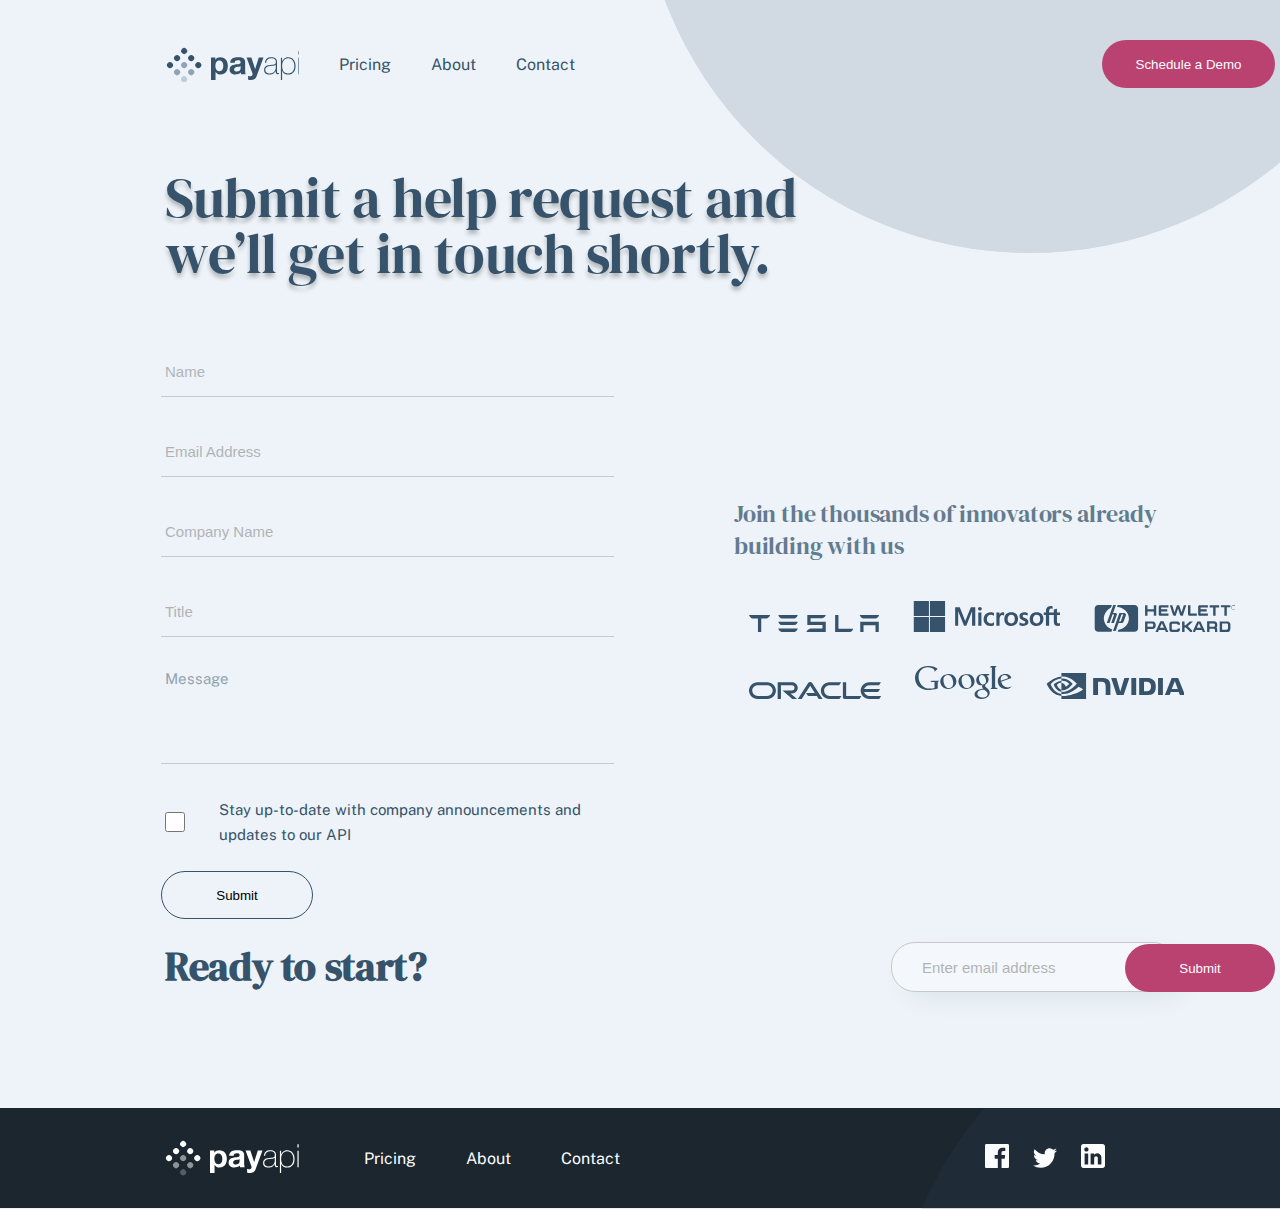
<file: starter-code/contact.html>
<!DOCTYPE html>
<html lang="en">
  <head>
    <meta charset="UTF-8" />
    <meta name="viewport" content="width=device-width, initial-scale=1.0" />

    <link rel="icon" type="image/png" sizes="32x32" href="./assets/favicon-32x32.png" />
    <link rel="stylesheet" href="./style/contact.css" type="text/css" />
    <link href="https://fonts.googleapis.com/css2?family=Public+Sans&display=swap" rel="stylesheet">
    <link href="https://fonts.googleapis.com/css2?family=DM+Serif+Display&display=swap" rel="stylesheet">
    <script defer src="./script/contact.js"></script>

    <title>Contact Us | PayAPI Website Challenge</title>
  </head>

  <body>

    <div class="container">
      <img src="./assets/contacts/top.svg" id="top" >
       <img src="./assets/contacts/right bottom.svg" id="buttom" >
      <img src="./assets/contacts/topTablet.svg" id="toptab" >
     <!-- <img src="./assets/contacts/bottom mobile.svg" id="tabMob" >  
      <img src="./assets/contacts/mobileMenu.svg" id="topmenu" >--> 
      <img src="./assets/contacts/topMobile.svg" id="topMob" >
       <!-- <img src="./assets/contacts/mobButton.svg" id="botMob" >  -->
            
    <nav>
        <div class="navBar">
          <svg width="133.9" height="36.77" xmlns="http://www.w3.org/2000/svg" id="payApi-logo"><a href="./index.html">
              <g fill="#36536B" fill-rule="evenodd">
                <path d="M50.544 33.934v-7.84h.064a5.36 5.36 0 002.128 1.84c.864.416 1.808.624 2.832.624 1.216 0 2.277-.235 3.184-.704a6.738 6.738 0 002.272-1.888 8.147 8.147 0 001.36-2.72 11.37 11.37 0 00.448-3.2c0-1.173-.15-2.299-.448-3.376-.299-1.077-.757-2.021-1.376-2.832a6.937 6.937 0 00-2.336-1.952c-.939-.49-2.059-.736-3.36-.736-1.024 0-1.963.203-2.816.608-.853.405-1.557 1.056-2.112 1.952h-.064v-2.112H46v22.336h4.544zm3.808-8.768c-.725 0-1.344-.15-1.856-.448a3.595 3.595 0 01-1.232-1.168 5.044 5.044 0 01-.672-1.68 9.192 9.192 0 01-.208-1.952c0-.683.064-1.344.192-1.984a4.98 4.98 0 01.656-1.696c.31-.49.715-.89 1.216-1.2.501-.31 1.125-.464 1.872-.464.725 0 1.339.155 1.84.464.501.31.912.715 1.232 1.216.32.501.55 1.072.688 1.712.139.64.208 1.29.208 1.952 0 .661-.064 1.312-.192 1.952-.128.64-.347 1.2-.656 1.68-.31.48-.715.87-1.216 1.168-.501.299-1.125.448-1.872.448zm15.882 3.392c1.024 0 2.027-.15 3.008-.448a5.921 5.921 0 002.56-1.568 6.52 6.52 0 00.32 1.6h4.608c-.213-.341-.363-.853-.448-1.536a17.288 17.288 0 01-.128-2.144v-8.608c0-1.003-.224-1.808-.672-2.416a4.603 4.603 0 00-1.728-1.424 7.733 7.733 0 00-2.336-.688 18.543 18.543 0 00-2.528-.176c-.917 0-1.83.09-2.736.272a7.809 7.809 0 00-2.448.912 5.448 5.448 0 00-1.792 1.696c-.47.704-.736 1.59-.8 2.656h4.544c.085-.896.384-1.536.896-1.92.512-.384 1.216-.576 2.112-.576.405 0 .784.027 1.136.08.352.053.661.16.928.32s.48.384.64.672c.16.288.24.677.24 1.168.021.47-.117.827-.416 1.072-.299.245-.704.432-1.216.56-.512.128-1.099.224-1.76.288-.661.064-1.333.15-2.016.256-.683.107-1.36.25-2.032.432a5.735 5.735 0 00-1.792.816c-.523.363-.95.848-1.28 1.456-.33.608-.496 1.381-.496 2.32 0 .853.144 1.59.432 2.208a4.17 4.17 0 001.2 1.536c.512.405 1.11.704 1.792.896a8.127 8.127 0 002.208.288zm1.696-3.008c-.363 0-.715-.032-1.056-.096a2.566 2.566 0 01-.896-.336 1.717 1.717 0 01-.608-.656c-.15-.277-.224-.619-.224-1.024 0-.427.075-.779.224-1.056.15-.277.347-.507.592-.688a2.98 2.98 0 01.864-.432c.33-.107.667-.192 1.008-.256.363-.064.725-.117 1.088-.16.363-.043.71-.096 1.04-.16.33-.064.64-.144.928-.24.288-.096.528-.23.72-.4v1.696c0 .256-.027.597-.08 1.024a3.428 3.428 0 01-.432 1.264c-.235.416-.597.773-1.088 1.072-.49.299-1.184.448-2.08.448zm13.962 8.384c1.557 0 2.773-.288 3.648-.864.874-.576 1.557-1.536 2.048-2.88L98.5 11.598h-4.704L90.18 22.926h-.064l-3.744-11.328H81.54l5.792 15.52c.128.32.192.661.192 1.024 0 .49-.144.939-.432 1.344-.288.405-.731.64-1.328.704-.448.021-.896.01-1.344-.032-.448-.043-.886-.085-1.312-.128v3.744c.469.043.933.08 1.392.112.458.032.922.048 1.392.048zm18.698-5.408c.789 0 1.514-.096 2.176-.288a6.581 6.581 0 001.776-.8c.522-.341.965-.73 1.328-1.168.362-.437.64-.901.832-1.392h.064v.864c0 .341.026.656.08.944.053.288.154.539.304.752.149.213.368.384.656.512.288.128.677.192 1.168.192.34 0 .672-.043.992-.128V26.99a5.835 5.835 0 01-.896.096c-.278 0-.491-.059-.64-.176a.961.961 0 01-.32-.464 2.357 2.357 0 01-.112-.64c-.011-.235-.016-.47-.016-.704v-9.568c0-1.259-.454-2.277-1.36-3.056-.907-.779-2.352-1.168-4.336-1.168-1.984 0-3.515.453-4.592 1.36-1.078.907-1.66 2.267-1.744 4.08h1.216c.085-1.472.58-2.57 1.488-3.296.906-.725 2.096-1.088 3.568-1.088.832 0 1.536.085 2.112.256.576.17 1.045.405 1.408.704.362.299.629.64.8 1.024.17.384.256.8.256 1.248 0 .576-.032 1.056-.096 1.44a1.64 1.64 0 01-.48.944c-.256.245-.635.437-1.136.576-.502.139-1.19.24-2.064.304l-1.888.16c-.662.064-1.35.17-2.064.32-.715.15-1.366.4-1.952.752a4.367 4.367 0 00-1.456 1.44c-.384.608-.576 1.392-.576 2.352 0 1.579.48 2.747 1.44 3.504.96.757 2.314 1.136 4.064 1.136zm.032-1.056c-1.344 0-2.4-.293-3.168-.88-.768-.587-1.152-1.488-1.152-2.704 0-.768.149-1.392.448-1.872.298-.48.688-.859 1.168-1.136a5.213 5.213 0 011.616-.592 20.778 20.778 0 011.792-.272l2.048-.192a16.93 16.93 0 002.032-.288c.608-.128 1.06-.373 1.36-.736v3.072c0 .213-.06.624-.176 1.232-.118.608-.39 1.237-.816 1.888-.427.65-1.046 1.227-1.856 1.728-.811.501-1.91.752-3.296.752zm12.49 6.56v-9.312h.063c.491 1.344 1.27 2.315 2.336 2.912 1.067.597 2.283.896 3.648.896 1.26 0 2.352-.213 3.28-.64a6.254 6.254 0 002.304-1.776c.608-.757 1.062-1.659 1.36-2.704.3-1.045.448-2.197.448-3.456 0-1.152-.149-2.25-.448-3.296-.298-1.045-.752-1.963-1.36-2.752a6.651 6.651 0 00-2.304-1.888c-.928-.47-2.02-.704-3.28-.704-.896 0-1.69.139-2.384.416a6.39 6.39 0 00-1.776 1.04c-.49.416-.885.87-1.184 1.36-.298.49-.512.939-.64 1.344h-.064v-3.776h-1.216V34.03h1.216zm6.047-6.56c-1.152 0-2.117-.208-2.896-.624a5.008 5.008 0 01-1.856-1.664c-.458-.693-.784-1.493-.976-2.4a13.637 13.637 0 01-.288-2.832c0-.981.107-1.925.32-2.832a7.152 7.152 0 011.04-2.416 5.407 5.407 0 011.872-1.696c.768-.427 1.696-.64 2.784-.64 1.11 0 2.054.219 2.832.656a5.599 5.599 0 011.904 1.728c.491.715.854 1.525 1.088 2.432.235.907.352 1.83.352 2.768 0 1.024-.122 1.99-.368 2.896-.245.907-.618 1.701-1.12 2.384a5.487 5.487 0 01-1.92 1.632c-.778.405-1.7.608-2.768.608zm11.498-18.88V5.294h-1.216V8.59h1.216zm0 19.552V11.694h-1.216v16.448h1.216z" fill-rule="nonzero"/><g><circle transform="rotate(45 19.142 5)" cx="19.142" cy="5" r="3"/><circle transform="rotate(45 26.213 12.071)" cx="26.213" cy="12.071" r="3"/><circle transform="rotate(45 33.284 19.142)" cx="33.284" cy="19.142" r="3"/><circle transform="rotate(45 12.071 12.071)" cx="12.071" cy="12.071" r="3"/>
                  <circle opacity=".5" transform="rotate(45 19.142 19.142)" cx="19.142" cy="19.142" r="3"/>
                  <circle opacity=".5" transform="rotate(45 26.213 26.213)" cx="26.213" cy="26.213" r="3"/>
                  <circle transform="rotate(45 5 19.142)" cx="5" cy="19.142" r="3"/>
                  <circle opacity=".5" transform="rotate(45 12.071 26.213)" cx="12.071" cy="26.213" r="3"/>
                  <circle opacity=".25" transform="rotate(45 19.142 33.284)" cx="19.142" cy="33.284" r="3"/>
                </g></g>
                </a>
            </svg>

            <ul>
                <li><a href="./pricing/desktop/pricing.html">Pricing</a></li> 
                <li><a href="./about.html">About</a></li>
                <li><a href="./contact.html">Contact</a></li>
            </ul>
        
        </div>
        
        <div class="navBar-link" >  
           <button>Schedule a Demo</button> 
        </div>
        <div class="menu">
            <svg width="28" height="17" xmlns="http://www.w3.org/2000/svg" id="menu">
            <a href="./index.html">
              <g fill="#36536B" fill-rule="evenodd">
            <path d="M0 0h28v3H0zM0 7h28v3H0zM0 14h28v3H0z"/></g>
            </a>              
          </svg>
          </div>
        <div class="mobile hamburger-icon">            
          
          <div class="drop-down-menu">
          <div class="close"> 
              <svg width="22" height="23" xmlns="http://www.w3.org/2000/svg">
                <path d="M19.839.54L21.96 2.66 13.12 11.5l8.84 8.839-2.121 2.121-8.84-8.84-8.838 8.84L.04 20.34l8.838-8.84L.04 2.662 2.16.54 11 9.378 19.839.54z" fill="#FBFCFE" fill-rule="evenodd"/>
              </svg>
          </div>
            <div id="navContainer">
             <ul>
              <li><a href="./pricing/desktop/pricing.html">Pricing</a></li> 
                <li><a href="./about.html">About</a></li>
                <li><a href="./contact.html">Contact</a></li>
                <li id="scheDule"><a href="/"><button>Schedule a Demo</button></a></li>
            </ul> 
            </div>
            
          </div>
       </div>
           
      </nav>
      <!--

      
        <svg id="nav-svg-wrapper" width="640" height="253" viewBox="0 0 640 253" fill="none" xmlns="http://www.w3.org/2000/svg">
          <g opacity="0.15">
          <circle cx="390" cy="-137" r="390" fill="#36536B"/>
          <circle cx="390" cy="-137" r="390" fill="#36536B"/>
          <mask id="mask0_0_4213" style="mask-type:alpha" maskUnits="userSpaceOnUse" x="0" y="-527" width="780" height="780">
          <circle cx="390" cy="-137" r="390" fill="white"/>
          </mask>
          <g mask="url(#mask0_0_4213)">
          </g>
          </g>
        </svg> 
       -->      
      <div class="hOne h0ne-8">
        <h1>Submit a help request and we’ll get in touch shortly.</h1>
      </div>
      

      <div class="middle">
        
        <div class="middle-left">     
          <form id="form" action="/">              
            <input type="text" placeholder="Name" id="name">
            <div class="error"></div> 
            <br/>        
            <input type="text" placeholder="Email Address" id="email" >
            <div class="error"></div>             
            <br/>              
            <input type="text" placeholder="Company Name" id="comName">
            <div class="error"></div> 
            <br/>              
            <input type="text" placeholder="Title" id="title">
            <div class="error"></div> 
            <br/>              
            <textarea type="text" placeholder="Message" class="message-mobile message-tablet" id="message"></textarea>
            <div class="error"></div> 
            <br/>              
            <div class="diff-nt">
            <input type="checkbox" id="check"> <br/>
            <label for="check">Stay up-to-date with company announcements and updates to our API</label>
            </div>                
            <input type="submit">                        
            </form>
          </div>

          <div class="middle-right right">             
            <div class="sGv">
              <div class="paraG">
              <p>Join the thousands of innovators already building with us</p>                 
              <div class="svg-icons-desktop svg-icons-mobile">
                <svg width="130.20" height="17" xmlns="http://www.w3.org/2000/svg"  id="tes">

                  <path d="M89.447.047v13.628h14.74c-.375 1.405-1.264 2.623-2.902 3.325h-15.16V.047h3.322zm-12.588 0c-.374 1.452-1.825 2.81-3.603 3.325H61.558l.047 3.372h15.16V17H57.347c.796-1.64 2.387-2.904 4.259-3.419H73.49V10.07H58.33V.047zM21.196 0v.047c-.371 1.503-1.623 2.912-3.386 3.381h-5.287l-.279.094V17H8.951V3.522l-.278-.094H3.386C1.67 3.052.37 1.55 0 .047L21.196 0zm108.586 6.744V17h-3.275v-6.837h-11.98V17h-3.275V6.744h18.53zM48.783 13.58c-.327 1.499-1.637 3.091-3.416 3.419H32.733c-1.778-.328-3.088-1.92-3.462-3.419zm0-6.884c-.327 1.499-1.637 3.09-3.416 3.419H32.733c-1.778-.375-3.088-1.92-3.462-3.419zM130.203 0c-.374 1.499-1.637 3.09-3.416 3.419h-12.634c-1.731-.375-3.041-1.92-3.416-3.419zm-81.42 0c-.327 1.499-1.637 3.09-3.416 3.419H32.733c-1.778-.375-3.088-1.92-3.462-3.419z" fill="#36536B" fill-rule="nonzero"/>
                </svg>
                <svg width="146.35" height="31" xmlns="http://www.w3.org/2000/svg" id="ms">
                  <path d="M15.922 16v15H.782V16h15.14zm16.149 0v15H16.93V16h15.14zm79.549-4.777c.457 0 .983.054 1.562.16.582.107 1.061.238 1.425.392l.05.021v2.858l-.13-.087a5.195 5.195 0 00-1.403-.642 5.593 5.593 0 00-1.607-.244c-.57 0-1.023.127-1.35.376-.323.248-.48.554-.48.936 0 .432.127.772.378 1.013.261.25.894.574 1.881.965 1.24.493 2.128 1.05 2.64 1.659.516.612.777 1.372.777 2.258 0 1.228-.486 2.232-1.444 2.985-.953.748-2.258 1.127-3.88 1.127-.525 0-1.13-.07-1.795-.205-.667-.135-1.232-.308-1.681-.512l-.049-.022v-3.014l.132.094a6.547 6.547 0 001.776.888c.639.208 1.222.313 1.733.313 1.38 0 2.05-.43 2.05-1.313 0-.31-.067-.561-.197-.745-.134-.187-.371-.38-.706-.572-.342-.195-.88-.443-1.603-.736-.86-.365-1.508-.723-1.928-1.065a3.28 3.28 0 01-.948-1.221c-.204-.465-.308-1.013-.308-1.63 0-1.187.482-2.168 1.431-2.916.944-.744 2.18-1.12 3.674-1.12zM137.763 5c.734 0 1.327.078 1.762.232l.055.02v2.656l-.117-.052a3.424 3.424 0 00-1.379-.31c-.623 0-1.111.198-1.453.586-.344.394-.519.983-.519 1.753v1.655h4.704V8.57l.059-.018 2.98-.9.106-.032v3.92h3.173v2.521h-3.172v6.205c0 .795.144 1.364.43 1.689.281.322.735.485 1.35.485.162 0 .373-.035.626-.105.25-.069.465-.161.637-.274l.13-.084v2.544l-.042.025c-.19.106-.51.206-.981.306a6.562 6.562 0 01-1.347.148c-2.62 0-3.95-1.409-3.95-4.189v-6.75h-4.703v10.622h-3.171V14.06h-2.21V11.54h2.21V9.72c0-.913.204-1.739.607-2.454a4.246 4.246 0 011.716-1.673c.733-.394 1.574-.593 2.5-.593zm-13.973 6.223c2.07 0 3.71.608 4.877 1.806 1.166 1.198 1.757 2.865 1.757 4.955 0 2.116-.63 3.833-1.873 5.102-1.243 1.27-2.953 1.913-5.082 1.913-2.043 0-3.694-.61-4.907-1.817-1.214-1.206-1.829-2.86-1.829-4.919 0-2.166.63-3.9 1.873-5.152 1.244-1.253 2.988-1.888 5.184-1.888zm-25.402 0c2.069 0 3.71.608 4.876 1.806 1.166 1.198 1.758 2.865 1.758 4.955 0 2.116-.63 3.833-1.873 5.102-1.243 1.27-2.953 1.913-5.082 1.913-2.043 0-3.694-.61-4.907-1.817-1.214-1.206-1.83-2.86-1.83-4.919 0-2.166.631-3.9 1.874-5.152 1.243-1.253 2.988-1.888 5.184-1.888zm-20.614 0c.56 0 1.148.062 1.75.186.606.123 1.093.286 1.45.483l.043.024V14.9l-.132-.094c-.95-.68-1.953-1.023-2.982-1.023-1.204 0-2.193.402-2.939 1.196-.748.797-1.127 1.876-1.127 3.208 0 1.324.364 2.376 1.082 3.126.716.748 1.703 1.128 2.932 1.128.443 0 .947-.097 1.501-.287a5.917 5.917 0 001.533-.788l.132-.095v2.833l-.042.023c-1.019.58-2.29.873-3.779.873-1.276 0-2.428-.277-3.425-.822a5.855 5.855 0 01-2.344-2.339c-.557-1.004-.839-2.144-.839-3.385 0-1.418.291-2.69.863-3.777a6.127 6.127 0 012.513-2.55c1.09-.6 2.372-.904 3.81-.904zm12.076.089c.523 0 .935.062 1.227.184l.05.021v3.117l-.13-.094c-.146-.103-.392-.201-.731-.292a3.724 3.724 0 00-.942-.136c-.833 0-1.515.355-2.026 1.056-.519.71-.781 1.648-.781 2.792v6.723h-3.133V11.54h3.133v2.276h.033c.293-.739.675-1.331 1.205-1.763a3.236 3.236 0 012.095-.741zm-21.42.228v13.143h-3.132V11.54h3.133zM46.77 6.343l5.458 13.622 5.624-13.622h4.425v18.34H59.08V10.57h-.103l-5.674 14.113h-2.267l-5.764-14.114h-.103v14.114h-3.005V6.343h4.605zm76.854 7.44c-1.134 0-2.033.382-2.673 1.136-.643.759-.97 1.85-.97 3.243 0 1.351.327 2.414.97 3.16.64.742 1.547 1.119 2.698 1.119 1.158 0 2.044-.37 2.633-1.098.593-.733.894-1.83.894-3.257 0-1.41-.32-2.492-.95-3.217-.627-.72-1.503-1.086-2.602-1.086zm-25.402 0c-1.134 0-2.033.382-2.672 1.136-.644.759-.97 1.85-.97 3.243 0 1.351.325 2.414.969 3.16.64.742 1.547 1.119 2.698 1.119 1.158 0 2.044-.37 2.632-1.098.594-.733.894-1.83.894-3.257 0-1.41-.32-2.492-.95-3.217-.627-.72-1.502-1.086-2.601-1.086zM15.922 0v15H.782V0h15.14zM32.07 0v15H16.93V0h15.14zm34.825 5.941c.543 0 1.001.178 1.362.53.362.353.546.782.546 1.276 0 .503-.189.929-.56 1.264-.37.334-.823.503-1.347.503-.525 0-.976-.17-1.341-.503a1.646 1.646 0 01-.554-1.264c0-.512.189-.945.56-1.29.369-.343.819-.516 1.334-.516z" fill="#36536B" fill-rule="nonzero"/>
                </svg>
                <svg width="141.31" height="27" xmlns="http://www.w3.org/2000/svg"  id="hp">
                  <path d="M69.493 16.373L74.305 27h-2.478l-.868-1.923h-6.086L64.015 27h-2.572l4.907-10.627h3.143zm50.612 0c1.715 0 3.191 1.202 3.191 3.366 0 1.923-.38 2.644-.953 3.126.762.384.953 1.297.953 1.922v2.211h-2.286v-1.922c0-.433-.477-1.203-1.43-1.203h-4.095V27h-2.382V16.373zm-29.566.01v3.984h1.046l4.138-3.984h3.234l-5.09 4.991 4.233 4.224v1.392h-1.808l-4.517-4.416H90.54v4.416h-2.427V16.383h2.427zm-31.815.006c1.282 0 3.04.815 3.04 3.835 0 2.973-1.616 3.787-3.041 3.787h-5.226v2.973h-2.423V16.389zm74.75.002c1.995 0 2.945 1.39 2.945 3.259v3.237c-.012 1.508-.265 4.094-2.992 4.094h-7.74v-10.59zm-26.99.003l4.797 10.585h-2.47l-.865-1.916h-6.067l-.854 1.916h-1.899v-1.485l4.225-9.1h3.133zm-22.863.006c1.518.047 2.418 1.627 2.418 2.536v.908H83.62c-.049-.479-.475-1.195-.854-1.195h-4.175c-.947 0-.805.956-.805.956v4.21c0 .766.474.957.759.957h4.126c.9 0 .997-.765.997-1.244h2.37v.957c0 1.58-1.09 2.488-2.417 2.488h-5.787c-1.803 0-2.467-1.388-2.467-2.488v-5.598c0-1.195 1.28-2.487 2.419-2.487zM40.52 0c1.97 0 3.567 1.58 3.567 3.57v19.72a3.6 3.6 0 01-1.046 2.539 3.537 3.537 0 01-2.52 1.044H23.662l.718-2.17c5.98-.888 10.545-5.597 10.545-11.273 0-6.106-5.283-11.094-11.929-11.409L23.76 0h16.76zM17.886 0l-.855 2.4c-4.115 2.205-7.199 6.638-7.199 11.03 0 4.998 3.55 9.408 8.488 11.01l-.861 2.433H4.252c-1.965 0-3.558-1.625-3.558-3.61V3.598C.693 1.614 2.285.004 4.252.001h13.634zm11.91 7.902c1.328 0 2.705.698 1.993 2.605l-2.041 5.677c-.38 1.07-.712 1.815-2.706 1.815h-2.495L21.727 26H19.02l6.36-18.098zm103.062 10.694h-4.75v6.18h4.56c.854 0 1.329-.814 1.329-1.724v-3.02c.049-.669-.426-1.436-1.14-1.436zm-64.937-.252l-2.048 4.52h4.049l-2.001-4.52zm36.997.014l-2.042 4.502h4.074l-2.032-4.502zm-46.907.236h-4.514v3.212h4.656c1.046 0 1.046-1.102 1.046-1.581v-.07c-.003-.512-.054-1.56-1.188-1.56zm61.568-.009h-4.095v3.077h4.382c.905 0 1.143-1.106 1.143-1.634 0-.53-.238-1.443-1.43-1.443zM21.934 0l-2.838 7.947h1.609c1.655 0 2.507.696 2.081 2.086-.426 1.39-2.838 7.969-2.838 7.969h-2.79l2.79-7.784c.094-.464.094-.88-.472-.88h-.852l-3.121 8.664h-2.697V18L19.191 0h2.743zM28.8 9.298h-1.187l-2.574 7.305h1.197c.475 0 .712-.512.76-.791.003-.017.012-.051.028-.102l.063-.198c.146-.442.447-1.301.77-2.213l.177-.5c.505-1.419 1.003-2.803 1.003-2.803.142-.372.19-.698-.237-.698zM78.28.156l2.241 7.264L82.904.204h2.287l2.382 7.216 2.24-7.264h2.43l-3.43 10.632h-1.43c-.715-.001-1.405-1.083-1.549-1.612L84.048 3.62l-2.335 7.168h-1.477c-.715 0-1.335-1.106-1.478-1.635L75.85.156h2.43zm58.079.002V2.37h-3.548v8.413h-2.428V2.37h-3.5V.158h9.476zM74.48.167v2.21h-7.325v1.968h6.088v2.208h-6.088v2.016h7.325v2.207h-8.228c-.952 0-1.522-.768-1.522-1.392V1.751c0-.96.57-1.584 1.664-1.584h8.086zm50.658-.002v2.21h-3.545v8.401h-2.425V2.375h-3.497V.165h9.467zm-11.244.006v2.206h-7.32v1.967h6.084V6.55h-6.084v2.015h7.32v2.206h-8.223c-.952 0-1.522-.767-1.522-1.391V1.755c0-.96.57-1.584 1.664-1.584h8.08zM53.497.174v4.17h6.319V.175h2.423v10.595h-2.423v-4.22h-6.32v4.22h-2.422V.174h2.423zm42.929.004V8.56h6.41v2.204h-7.123c-1.092 0-1.71-.766-1.71-1.58V.177h2.423zm43.216-.084c.627-.01 1.23.24 1.669.692.458.462.689 1.021.689 1.677.01.634-.24 1.243-.69 1.686a2.26 2.26 0 01-1.668.699 2.244 2.244 0 01-1.665-.699 2.317 2.317 0 01-.683-1.686 2.3 2.3 0 01.69-1.677 2.255 2.255 0 011.658-.692zm.001.32c-.56 0-1.036.2-1.431.602-.394.399-.59.881-.59 1.446-.01.546.202 1.073.587 1.457a1.93 1.93 0 001.433.602c.54.009 1.06-.21 1.434-.602.394-.402.59-.887.59-1.457 0-.565-.196-1.047-.59-1.446a1.941 1.941 0 00-1.433-.602z" fill="#36536B" fill-rule="nonzero"/>
                </svg>           
                <svg width="132.22" height="17" xmlns="http://www.w3.org/2000/svg" id="oracle">
                  <path d="M57.081 11.06h8.737l-4.62-7.351-8.479 13.29h-3.858L59.174 1.036A2.445 2.445 0 0161.198 0c.802 0 1.55.376 1.984 1.008L73.536 17h-3.859l-1.82-2.97H59.01l-1.93-2.97zm40.084 2.97V.16h-3.274v15.226c0 .417.163.82.475 1.129.313.309.734.484 1.196.484h14.933l1.93-2.97h-15.26zM42.99 11.543c3.18 0 5.762-2.54 5.762-5.684 0-3.145-2.582-5.698-5.762-5.698H28.665V17h3.273V3.131h10.835a2.734 2.734 0 012.745 2.729 2.733 2.733 0 01-2.745 2.727l-9.231-.013L43.317 17h4.756l-6.577-5.456h1.495zM8.514 17C3.814 17 0 13.237 0 8.587S3.814.161 8.514.161h9.896c4.701 0 8.513 3.776 8.513 8.426S23.11 17 18.41 17H8.514zm9.676-2.97c3.045 0 5.512-2.433 5.512-5.443s-2.467-5.456-5.512-5.456H8.733c-3.044 0-5.511 2.446-5.511 5.456 0 3.01 2.467 5.443 5.511 5.443h9.457zM80.37 17c-4.7 0-8.519-3.763-8.519-8.413S75.67.161 80.371.161h11.754l-1.917 2.97h-9.62c-3.043 0-5.516 2.446-5.516 5.456 0 3.01 2.473 5.443 5.516 5.443h11.808L90.466 17H80.371zm40.044-2.97c-2.513 0-4.647-1.666-5.299-3.965h13.996l1.929-2.97h-15.925c.652-2.284 2.786-3.964 5.3-3.964h9.606l1.943-2.97h-11.767c-4.702 0-8.52 3.776-8.52 8.426s3.818 8.412 8.52 8.412h10.096l1.929-2.97h-11.808z" fill="#36536B" fill-rule="nonzero"/>
                </svg>    
                <svg width="96.9" height="33" xmlns="http://www.w3.org/2000/svg" id="google">
                  <path d="M74.618 8l-1.331 1.376h-1.77c1.45 1.274 2.086 2.635 2.086 4.217 0 2.306-1.259 3.462-2.15 4.243-.163.15-.598.462-.85.736-.142.168-.531.613-.531 1.285 0 .47.151.869.931 1.496 2.654 2.055 3.702 3.246 3.702 5.42 0 3.085-2.836 6.227-8.313 6.227-4.625 0-6.827-2.338-6.827-4.714 0-2.713 2.434-5.238 8.49-5.619-.64-.75-.942-1.237-.942-2.104.001-.589.244-1.197.244-1.197h-.89c-3.52 0-5.226-2.777-5.226-5.238C61.241 10.895 63.635 8 68.06 8h6.558zM68.59 23.664c-4.543.065-6.2 1.836-6.2 3.894 0 2.485 2.417 4.006 5.579 4.006 2.88 0 4.658-1.554 4.658-3.535 0-1.442-.808-2.25-2.103-3.31-.557-.439-1.353-1.027-1.353-1.027s-.243-.028-.58-.028zM13.512 0c4.22 0 7.172 1.284 9.21 2.636L19.5 5.794V3.891c-1.719-1.527-3.64-2.623-6.942-2.623-5.219 0-8.96 3.966-8.96 9.621 0 5.766 4.136 11.67 11.172 11.67 1.736 0 3.406-.23 4.729-.646V16.08h-4.24l1.42-1.38h7.56l-1.113 1.09c-.206.186-.344.398-.344.706v6.027C19.25 23.485 16.197 24 12.757 24 5.66 24 .015 19.425.015 11.83.015 6.492 4.249 0 13.512 0zm20.227 8c4.6.001 7.658 3.606 7.658 7.318 0 3.985-3.129 7.682-8.23 7.682-5.302 0-7.919-4.014-7.919-7.394C25.248 11.69 28.497 8 33.74 8zm47.873-8l-1.16 1.14a.878.878 0 00-.306.69v19.09c0 .41.295.831.79.89l1.844.227-.98.963h-6.425l1.177-1.154c.193-.197.283-.388.283-.669V1.403h-2.13L76.132 0h5.48zm8.66 8c3.852 0 5.528 1.987 6.123 3.96L86.1 15.833c.983 3.597 3.792 5.554 6.706 5.554 1.534 0 2.688-.436 4.103-1.1-.75.933-1.776 1.676-2.844 2.134-.995.425-2.057.579-3.346.579-5.172 0-7.94-3.978-7.94-7.798C82.78 10.576 86.638 8 90.27 8zM51.906 8c4.6.001 7.658 3.606 7.658 7.318 0 3.985-3.13 7.682-8.23 7.682-5.302 0-7.919-4.014-7.919-7.394C43.416 11.69 46.665 8 51.907 8zM32.87 9.076c-.6 0-1.514.114-2.49.715-1.194.802-1.952 1.891-1.952 4.122 0 2.24.79 4.533 1.597 5.766.918 1.34 2.143 2.36 3.897 2.36h.069c.684-.015 4.221-.29 4.221-5.017 0-3.308-1.646-7.946-5.342-7.946zm18.168 0c-.6 0-1.515.114-2.49.715-1.194.802-1.952 1.891-1.952 4.122 0 2.24.79 4.533 1.597 5.766.917 1.34 2.143 2.36 3.897 2.36h.069c.684-.015 4.221-.29 4.221-5.017 0-3.308-1.646-7.946-5.342-7.946zm15.801-.047c-1.547 0-2.848 1.2-2.848 3.458 0 2.5 1.17 4.603 2.348 5.392.53.375 1.157.526 1.68.526 1.067 0 3.04-.718 3.04-3.344 0-2.432-1.254-4.398-2.039-5.13-.708-.609-1.378-.902-2.18-.902zm22.758.03c-1.288 0-3.9.898-3.9 4.26 0 .801.172 1.543.172 1.543l6.328-2.382c.503-.185.758-.384.758-.762 0-1.168-1.41-2.66-3.358-2.66z" fill="#36536B" fill-rule="nonzero"/>
                </svg>
                <svg width="138.28" height="26" xmlns="http://www.w3.org/2000/svg" id="nvidea">
                  <path d="M40.086 0v26H15.427v-3.053c.522.058 1.043.087 1.594.087 5.708 0 15.777-2.908 20.095-6.525-.638-.637-3.724-2.098-4.477-2.706-4.55 3.907-9.243 7.22-15.734 7.22-.493 0-1-.044-1.492-.101v-2.17c.594.1 1.188.158 1.796.158 6.969 0 13.662-8.13 13.662-8.13s-5.838-7.626-14.777-7.322l-.696.043V0h24.688zM15.413 3.501l-.001 1.909-.014.001v.001l-.37.034c-6.73.69-10.15 5.567-10.275 5.748-.003.005 2.706 8.744 10.645 9.728v2.025C4.576 21.934.722 10.794.722 10.794s6.81-6.656 14.69-7.293zM90.19 5.03V22h-4.854V5.029h4.854zm9.78 0c3.876 0 6.47.46 8.249 2.833 1.005 1.323 1.574 3.452 1.574 5.84 0 2.603-.67 4.99-1.72 6.069C106.6 21.31 105.23 22 101.033 22h-7.87V5.029zm-29.558 0l3.877 13.447L78.341 5.03h4.955L77.699 22h-6.995L65.165 5.029h5.247zm46.508 0V22h-4.854V5.029h4.854zM56.07 5c4.16.03 8.351 1.013 8.351 7.607v9.378h-4.751v-7.752c0-2.374-.306-3.682-1.079-4.488-.597-.633-1.472-.935-2.725-.935l-3.819-.014v13.189h-4.897V5zm76.094.028L139 21.97h-5.203l-1.02-2.991h-8.016l-1.079 3.006h-4.78l6.777-16.957h6.486zM15.398 7.755v2.026h-.014c-2.507-.304-4.477 2.04-4.477 2.04l.008.027c.106.351 1.272 3.978 4.483 5.066v1.852c-5.998-1.071-7.664-7.307-7.664-7.307l.07-.074.089-.089c.663-.656 3.376-3.091 7.505-3.54zm84.659.956h-2.084v9.65h2.084c3.031 0 4.984-1.352 4.984-4.832 0-3.48-1.953-4.818-4.984-4.818zm-73.315 2.198l-.019.027-.099.131c-.743.976-4.891 6.15-9.313 6.15-.652 0-1.29-.1-1.898-.303V9.795c2.506.304 3.013 1.404 4.506 3.907l3.346-2.807s-2.448-3.198-6.563-3.198a9.832 9.832 0 00-1.304.058V5.412h.015l-.001-.002.334-.019c.116-.005.232-.009.348-.009 6.432-.202 10.648 5.527 10.648 5.527zm102.085-2.788l-3.032 7.94h5.976l-2.944-7.94z" fill="#36536B" fill-rule="nonzero"/>
                </svg>

              </div>
              
              
            </div>
            
               
        </div>
        </div>       
        
      </div>
      
      
      
      <div class="RTS">
          <h2>Ready to start?</h2> 
          <form id="rtsForm" action="/">
            <input type="text" placeholder="Enter email address" id="email2" >                         
            <input type="submit"  >
            <div class="error2"></div>             
          </form>  
      </div>

       <br/>
<footer>

      <div class="footer" id="feet">
        <div class="f-foot">
          <svg width="135" height="38" xmlns="http://www.w3.org/2000/svg" id="footer-logo">
          <a href="./index.html">
            <g fill="white" fill-rule="evenodd">
                <path d="M50.544 33.934v-7.84h.064a5.36 5.36 0 002.128 1.84c.864.416 1.808.624 2.832.624 1.216 0 2.277-.235 3.184-.704a6.738 6.738 0 002.272-1.888 8.147 8.147 0 001.36-2.72 11.37 11.37 0 00.448-3.2c0-1.173-.15-2.299-.448-3.376-.299-1.077-.757-2.021-1.376-2.832a6.937 6.937 0 00-2.336-1.952c-.939-.49-2.059-.736-3.36-.736-1.024 0-1.963.203-2.816.608-.853.405-1.557 1.056-2.112 1.952h-.064v-2.112H46v22.336h4.544zm3.808-8.768c-.725 0-1.344-.15-1.856-.448a3.595 3.595 0 01-1.232-1.168 5.044 5.044 0 01-.672-1.68 9.192 9.192 0 01-.208-1.952c0-.683.064-1.344.192-1.984a4.98 4.98 0 01.656-1.696c.31-.49.715-.89 1.216-1.2.501-.31 1.125-.464 1.872-.464.725 0 1.339.155 1.84.464.501.31.912.715 1.232 1.216.32.501.55 1.072.688 1.712.139.64.208 1.29.208 1.952 0 .661-.064 1.312-.192 1.952-.128.64-.347 1.2-.656 1.68-.31.48-.715.87-1.216 1.168-.501.299-1.125.448-1.872.448zm15.882 3.392c1.024 0 2.027-.15 3.008-.448a5.921 5.921 0 002.56-1.568 6.52 6.52 0 00.32 1.6h4.608c-.213-.341-.363-.853-.448-1.536a17.288 17.288 0 01-.128-2.144v-8.608c0-1.003-.224-1.808-.672-2.416a4.603 4.603 0 00-1.728-1.424 7.733 7.733 0 00-2.336-.688 18.543 18.543 0 00-2.528-.176c-.917 0-1.83.09-2.736.272a7.809 7.809 0 00-2.448.912 5.448 5.448 0 00-1.792 1.696c-.47.704-.736 1.59-.8 2.656h4.544c.085-.896.384-1.536.896-1.92.512-.384 1.216-.576 2.112-.576.405 0 .784.027 1.136.08.352.053.661.16.928.32s.48.384.64.672c.16.288.24.677.24 1.168.021.47-.117.827-.416 1.072-.299.245-.704.432-1.216.56-.512.128-1.099.224-1.76.288-.661.064-1.333.15-2.016.256-.683.107-1.36.25-2.032.432a5.735 5.735 0 00-1.792.816c-.523.363-.95.848-1.28 1.456-.33.608-.496 1.381-.496 2.32 0 .853.144 1.59.432 2.208a4.17 4.17 0 001.2 1.536c.512.405 1.11.704 1.792.896a8.127 8.127 0 002.208.288zm1.696-3.008c-.363 0-.715-.032-1.056-.096a2.566 2.566 0 01-.896-.336 1.717 1.717 0 01-.608-.656c-.15-.277-.224-.619-.224-1.024 0-.427.075-.779.224-1.056.15-.277.347-.507.592-.688a2.98 2.98 0 01.864-.432c.33-.107.667-.192 1.008-.256.363-.064.725-.117 1.088-.16.363-.043.71-.096 1.04-.16.33-.064.64-.144.928-.24.288-.096.528-.23.72-.4v1.696c0 .256-.027.597-.08 1.024a3.428 3.428 0 01-.432 1.264c-.235.416-.597.773-1.088 1.072-.49.299-1.184.448-2.08.448zm13.962 8.384c1.557 0 2.773-.288 3.648-.864.874-.576 1.557-1.536 2.048-2.88L98.5 11.598h-4.704L90.18 22.926h-.064l-3.744-11.328H81.54l5.792 15.52c.128.32.192.661.192 1.024 0 .49-.144.939-.432 1.344-.288.405-.731.64-1.328.704-.448.021-.896.01-1.344-.032-.448-.043-.886-.085-1.312-.128v3.744c.469.043.933.08 1.392.112.458.032.922.048 1.392.048zm18.698-5.408c.789 0 1.514-.096 2.176-.288a6.581 6.581 0 001.776-.8c.522-.341.965-.73 1.328-1.168.362-.437.64-.901.832-1.392h.064v.864c0 .341.026.656.08.944.053.288.154.539.304.752.149.213.368.384.656.512.288.128.677.192 1.168.192.34 0 .672-.043.992-.128V26.99a5.835 5.835 0 01-.896.096c-.278 0-.491-.059-.64-.176a.961.961 0 01-.32-.464 2.357 2.357 0 01-.112-.64c-.011-.235-.016-.47-.016-.704v-9.568c0-1.259-.454-2.277-1.36-3.056-.907-.779-2.352-1.168-4.336-1.168-1.984 0-3.515.453-4.592 1.36-1.078.907-1.66 2.267-1.744 4.08h1.216c.085-1.472.58-2.57 1.488-3.296.906-.725 2.096-1.088 3.568-1.088.832 0 1.536.085 2.112.256.576.17 1.045.405 1.408.704.362.299.629.64.8 1.024.17.384.256.8.256 1.248 0 .576-.032 1.056-.096 1.44a1.64 1.64 0 01-.48.944c-.256.245-.635.437-1.136.576-.502.139-1.19.24-2.064.304l-1.888.16c-.662.064-1.35.17-2.064.32-.715.15-1.366.4-1.952.752a4.367 4.367 0 00-1.456 1.44c-.384.608-.576 1.392-.576 2.352 0 1.579.48 2.747 1.44 3.504.96.757 2.314 1.136 4.064 1.136zm.032-1.056c-1.344 0-2.4-.293-3.168-.88-.768-.587-1.152-1.488-1.152-2.704 0-.768.149-1.392.448-1.872.298-.48.688-.859 1.168-1.136a5.213 5.213 0 011.616-.592 20.778 20.778 0 011.792-.272l2.048-.192a16.93 16.93 0 002.032-.288c.608-.128 1.06-.373 1.36-.736v3.072c0 .213-.06.624-.176 1.232-.118.608-.39 1.237-.816 1.888-.427.65-1.046 1.227-1.856 1.728-.811.501-1.91.752-3.296.752zm12.49 6.56v-9.312h.063c.491 1.344 1.27 2.315 2.336 2.912 1.067.597 2.283.896 3.648.896 1.26 0 2.352-.213 3.28-.64a6.254 6.254 0 002.304-1.776c.608-.757 1.062-1.659 1.36-2.704.3-1.045.448-2.197.448-3.456 0-1.152-.149-2.25-.448-3.296-.298-1.045-.752-1.963-1.36-2.752a6.651 6.651 0 00-2.304-1.888c-.928-.47-2.02-.704-3.28-.704-.896 0-1.69.139-2.384.416a6.39 6.39 0 00-1.776 1.04c-.49.416-.885.87-1.184 1.36-.298.49-.512.939-.64 1.344h-.064v-3.776h-1.216V34.03h1.216zm6.047-6.56c-1.152 0-2.117-.208-2.896-.624a5.008 5.008 0 01-1.856-1.664c-.458-.693-.784-1.493-.976-2.4a13.637 13.637 0 01-.288-2.832c0-.981.107-1.925.32-2.832a7.152 7.152 0 011.04-2.416 5.407 5.407 0 011.872-1.696c.768-.427 1.696-.64 2.784-.64 1.11 0 2.054.219 2.832.656a5.599 5.599 0 011.904 1.728c.491.715.854 1.525 1.088 2.432.235.907.352 1.83.352 2.768 0 1.024-.122 1.99-.368 2.896-.245.907-.618 1.701-1.12 2.384a5.487 5.487 0 01-1.92 1.632c-.778.405-1.7.608-2.768.608zm11.498-18.88V5.294h-1.216V8.59h1.216zm0 19.552V11.694h-1.216v16.448h1.216z" fill-rule="nonzero"/><g><circle transform="rotate(45 19.142 5)" cx="19.142" cy="5" r="3"/><circle transform="rotate(45 26.213 12.071)" cx="26.213" cy="12.071" r="3"/><circle transform="rotate(45 33.284 19.142)" cx="33.284" cy="19.142" r="3"/><circle transform="rotate(45 12.071 12.071)" cx="12.071" cy="12.071" r="3"/>
                  <circle opacity=".5" transform="rotate(45 19.142 19.142)" cx="19.142" cy="19.142" r="3"/>
                  <circle opacity=".5" transform="rotate(45 26.213 26.213)" cx="26.213" cy="26.213" r="3"/>
                  <circle transform="rotate(45 5 19.142)" cx="5" cy="19.142" r="3"/>
                  <circle opacity=".5" transform="rotate(45 12.071 26.213)" cx="12.071" cy="26.213" r="3"/>
                  <circle opacity=".25" transform="rotate(45 19.142 33.284)" cx="19.142" cy="33.284" r="3"/>
            </g></g>
          </a>
        </svg>
          <div id="my-feet">
              <ul>
                <li><a href="./pricing/desktop/pricing.html">Pricing</a></li> 
                <li><a href="./about.html">About</a></li>
                <li><a href="./contact.html">Contact</a></li>
              </ul>
          </div>
        </div>
        
          
          <div class="f-footSvg">
              <svg width="24" height="24" xmlns="http://www.w3.org/2000/svg" id="fb-icon">
                <a href="https://facebook.com">
                <path d="M22.675 0H1.325C.593 0 0 .593 0 1.325v21.351C0 23.407.593 24 1.325 24H12.82v-9.294H9.692v-3.622h3.128V8.413c0-3.1 1.893-4.788 4.659-4.788 1.325 0 2.463.099 2.795.143v3.24l-1.918.001c-1.504 0-1.795.715-1.795 1.763v2.313h3.587l-.467 3.622h-3.12V24h6.116c.73 0 1.323-.593 1.323-1.325V1.325C24 .593 23.407 0 22.675 0z" fill="#FBFCFE" fill-rule="nonzero"/>
                </a>
              </svg>
              <svg width="24" height="20" xmlns="http://www.w3.org/2000/svg" id="twit-icon">
                <a href="https://twitter.com">
                <path d="M24 2.557a9.83 9.83 0 01-2.828.775A4.932 4.932 0 0023.337.608a9.864 9.864 0 01-3.127 1.195A4.916 4.916 0 0016.616.248c-3.179 0-5.515 2.966-4.797 6.045A13.978 13.978 0 011.671 1.149a4.93 4.93 0 001.523 6.574 4.903 4.903 0 01-2.229-.616c-.054 2.281 1.581 4.415 3.949 4.89a4.935 4.935 0 01-2.224.084 4.928 4.928 0 004.6 3.419A9.9 9.9 0 010 17.54a13.94 13.94 0 007.548 2.212c9.142 0 14.307-7.721 13.995-14.646A10.025 10.025 0 0024 2.557z" fill="#FBFCFE" fill-rule="nonzero"/>
                </a>
              </svg>
              <svg width="24" height="24" xmlns="http://www.w3.org/2000/svg" id="ln-icon"> 
                <a href="https://linkedin.com">
                <path d="M21.6 0H2.4C1.08 0 0 1.08 0 2.4v19.2C0 22.92 1.08 24 2.4 24h19.2c1.32 0 2.4-1.08 2.4-2.4V2.4C24 1.08 22.92 0 21.6 0zM7.2 20.4H3.6V9.6h3.6v10.8zM5.4 7.56c-1.2 0-2.16-.96-2.16-2.16 0-1.2.96-2.16 2.16-2.16 1.2 0 2.16.96 2.16 2.16 0 1.2-.96 2.16-2.16 2.16zm15 12.84h-3.6v-6.36c0-.96-.84-1.8-1.8-1.8-.96 0-1.8.84-1.8 1.8v6.36H9.6V9.6h3.6v1.44c.6-.96 1.92-1.68 3-1.68 2.28 0 4.2 1.92 4.2 4.2v6.84z" fill="#FFF" fill-rule="nonzero"/>
                </a>
              </svg>
          </div>
          
                   
      </div>
      <!--

      
      <svg id="foot-svg-wrapper" width="390" height="100" viewBox="0 0 390 100" fill="none" xmlns="http://www.w3.org/2000/svg">
            <g opacity="0.15">
            <circle cx="390" cy="254" r="390" fill="#36536B"/>
            <circle cx="390" cy="254" r="390" fill="#36536B"/>
            <mask id="mask0_0_3718" style="mask-type:alpha" maskUnits="userSpaceOnUse" x="0" y="-136" width="780" height="780">
            <circle cx="390" cy="254" r="390" fill="white"/>
            </mask>
            <g mask="url(#mask0_0_3718)">
            </g>
            </g>
            </svg>-->
</footer> 
    </div>       
  </body>    
</html>
</file>
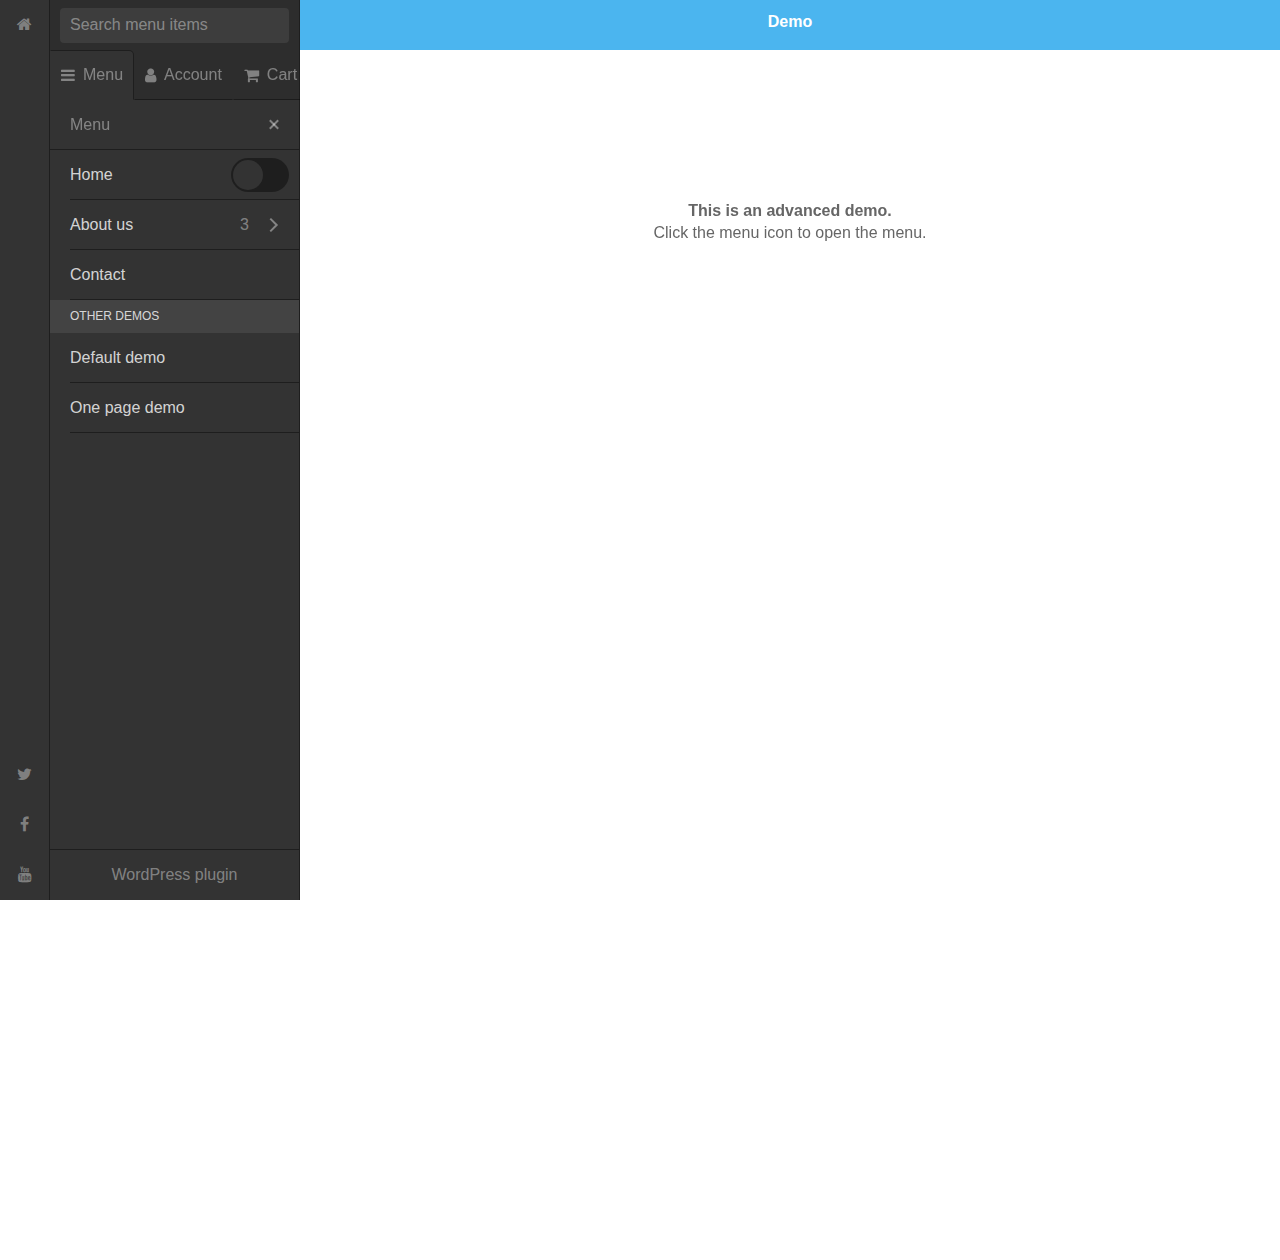
<file: starter-code/css/nav_footer/mmenu-js-master/demo/advanced.html>
<!DOCTYPE html>
<html>
    <head>
        <meta charset="utf-8" />
        <meta name="author" content="www.frebsite.nl" />
        <meta
            name="viewport"
            content="width=device-width minimum-scale=1.0 maximum-scale=1.0 user-scalable=no"
        />

        <title>mmenu.js demo</title>

        <link
            rel="stylesheet"
            href="http://maxcdn.bootstrapcdn.com/font-awesome/4.7.0/css/font-awesome.min.css"
        />
        <link rel="stylesheet" href="css/demo.css" />
        <link rel="stylesheet" href="../dist/mmenu.css" />

        <style>
            :root {
                --mm-sidebar-expanded-size: 300px;
            }

            .mm-wrapper--sidebar-expanded.mm-wrapper--opened #header a {
                display: none;
            }

            .mm-navbar--tabs span {
                display: inline-block;
                margin-left: 8px;
            }

            @media (max-width: 450px) {
                .mm-navbar--tabs span {
                    display: none;
                }
            }
        </style>
    </head>

    <body>
        <div id="page">
            <div id="header">
                <a href="#menu"><span></span></a>
                Demo
            </div>
            <div id="content">
                <p style="height: 1000px">
                    <strong>This is an advanced demo.</strong><br />
                    Click the menu icon to open the menu.
                </p>
            </div>
            <nav id="menu">
                <div id="panel-menu">
                    <ul>
                        <li>
                            <a href="#/">Home</a>
                            <input type="checkbox" class="mm-toggle" />
                        </li>
                        <li>
                            <span>About us</span>
                            <ul>
                                <li><a href="#/">History</a></li>
                                <li>
                                    <span>The team</span>
                                    <ul>
                                        <li><a href="#/">Management</a></li>
                                        <li><a href="#/">Sales</a></li>
                                        <li><a href="#/">Development</a></li>
                                    </ul>
                                </li>
                                <li><a href="#/">Our address</a></li>
                            </ul>
                        </li>
                        <li><a href="#/">Contact</a></li>

                        <li class="Divider">Other demos</li>
                        <li><a href="default.html">Default demo</a></li>
                        <li><a href="onepage.html">One page demo</a></li>
                    </ul>
                </div>

                <ul id="panel-account" data-mm-title="Account">
                    <li><a href="#/">My profile</a></li>
                    <li><a href="#/">Privacy settings</a></li>
                    <li><a href="#/">Activity</a></li>
                    <li><a href="#/">Sign out</a></li>
                </ul>

                <div id="panel-cart" data-mm-title="Shopping cart">
                    <p style="text-align: center; padding-top: 30px">
                        Your shoppingcart is empty.<br />
                        <a href="#/">Continue shopping.</a>
                    </p>
                </div>
            </nav>
        </div>

        <!-- mmenu scripts -->
        <script src="../dist/mmenu.js"></script>
        <script>
            new Mmenu(
                document.querySelector("#menu"),
                {
                    theme: "dark",
                    setSelected: {
                        hover: true,
                        parent: true,
                    },
                    counters: {
                        add: true,
                    },
                    searchfield: {
                        add: true,
                        placeholder: "Search menu items",
                        splash: "<p>What are you looking for?</p>",
                        title: "Search",
                    },
                    iconbar: {
                        use: "(min-width: 450px)",
                        top: [
                            '<a href="#/"><span class="fa fa-home"></span></a>',
                        ],
                        bottom: [
                            '<a href="#/"><span class="fa fa-twitter"></span></a>',
                            '<a href="#/"><span class="fa fa-facebook"></span></a>',
                            '<a href="#/"><span class="fa fa-youtube"></span></a>',
                        ],
                    },
                    iconPanels: {
                        add: true,
                        visible: 1,
                    },
                    sidebar: {
                        collapsed: {
                            use: "(min-width: 450px)",
                        },
                        expanded: {
                            use: "(min-width: 992px)",
                            initial: "closed",
                        },
                    },

                    navbars: [
                        {
                            content: ["searchfield"],
                        },
                        {
                            type: "tabs",
                            content: [
                                '<a href="#panel-menu"><i class="fa fa-bars"></i> <span>Menu</span></a>',
                                '<a href="#panel-account"><i class="fa fa-user"></i> <span>Account</span></a>',
                                '<a href="#panel-cart"><i class="fa fa-shopping-cart"></i> <span>Cart</span></a>',
                            ],
                        },
                        {
                            content: ["prev", "breadcrumbs", "close"],
                        },
                        {
                            position: "bottom",
                            content: [
                                '<a href="https://mmenujs.com/wordpress-plugin" target="_blank">WordPress plugin</a>',
                            ],
                        },
                    ],
                },
                {
                    searchfield: {
                        cancel: true,
                        clear: true,
                    },
                }
            );

            document.addEventListener("click", function (evnt) {
                var anchor = evnt.target.closest('a[href="#/"]');
                if (anchor) {
                    alert("Thank you for clicking, but that's a demo link.");
                    evnt.preventDefault();
                }
            });
        </script>
    </body>
</html>
</file>
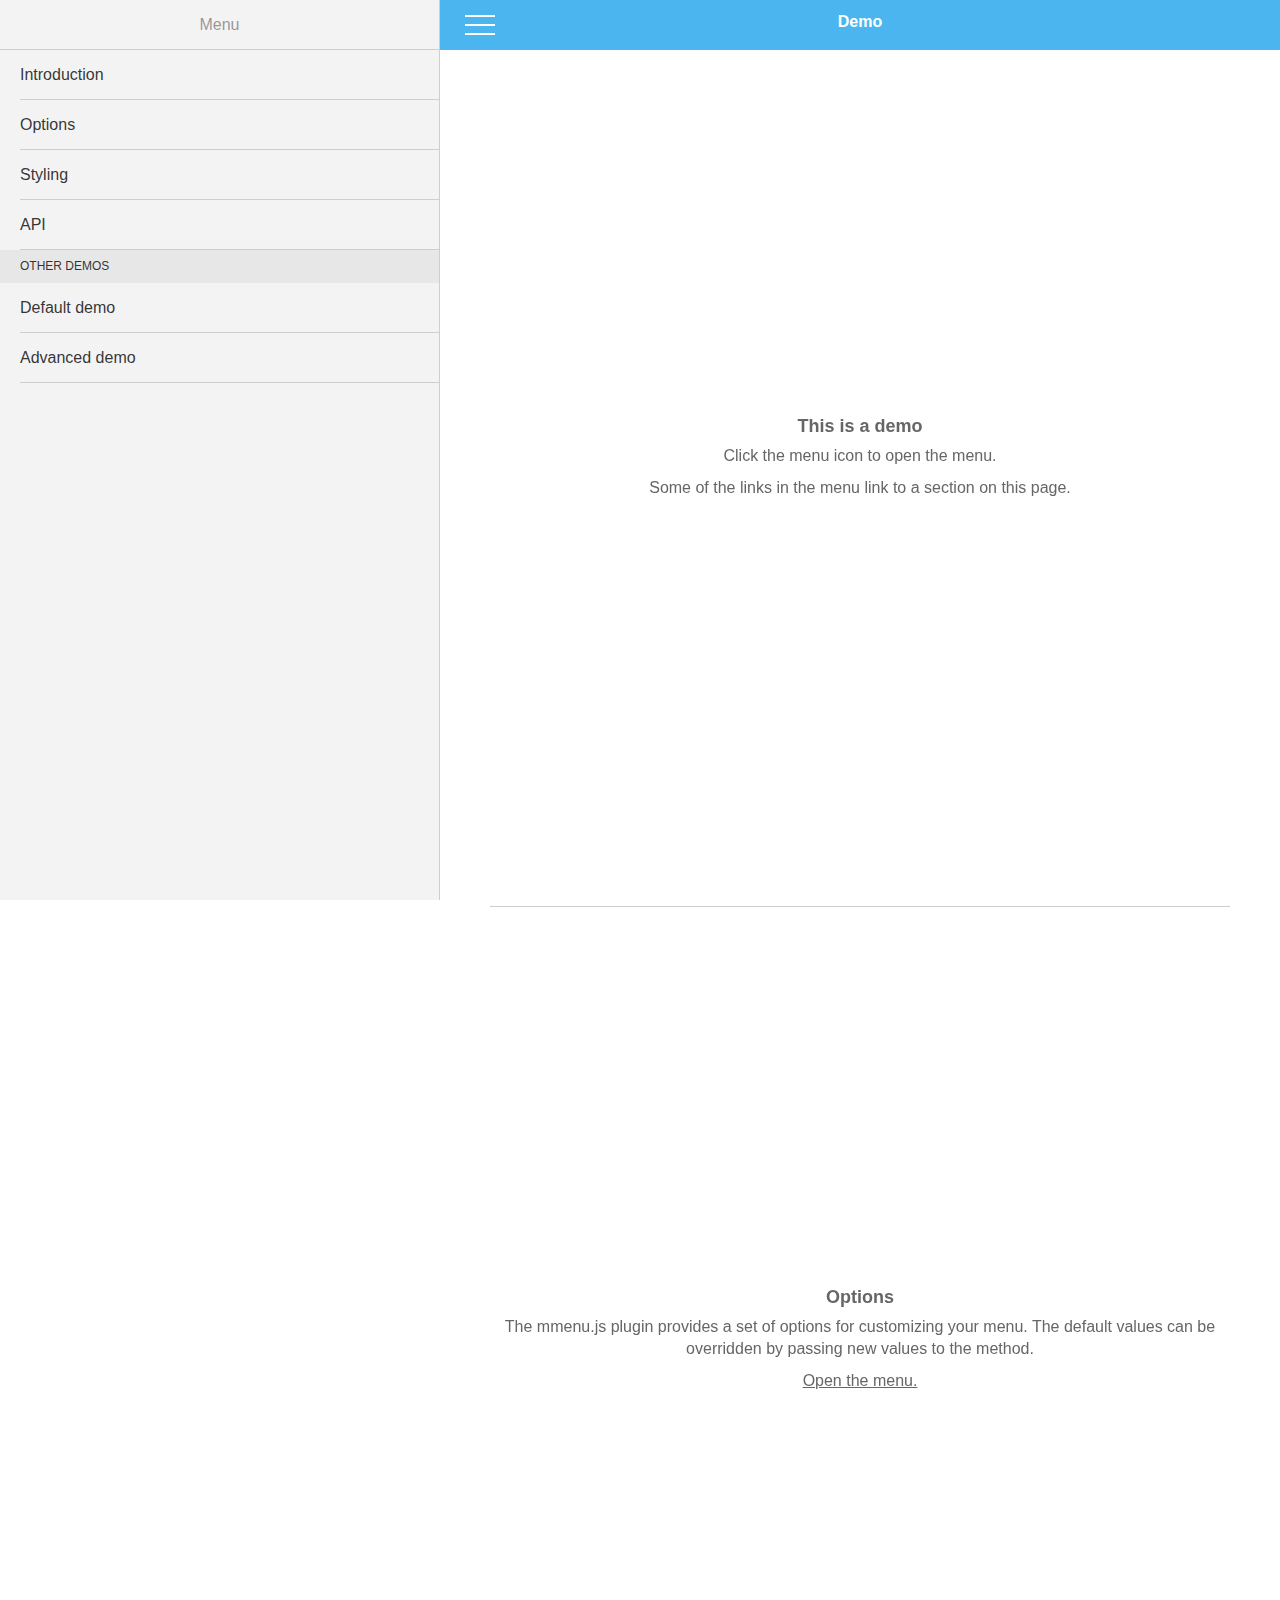
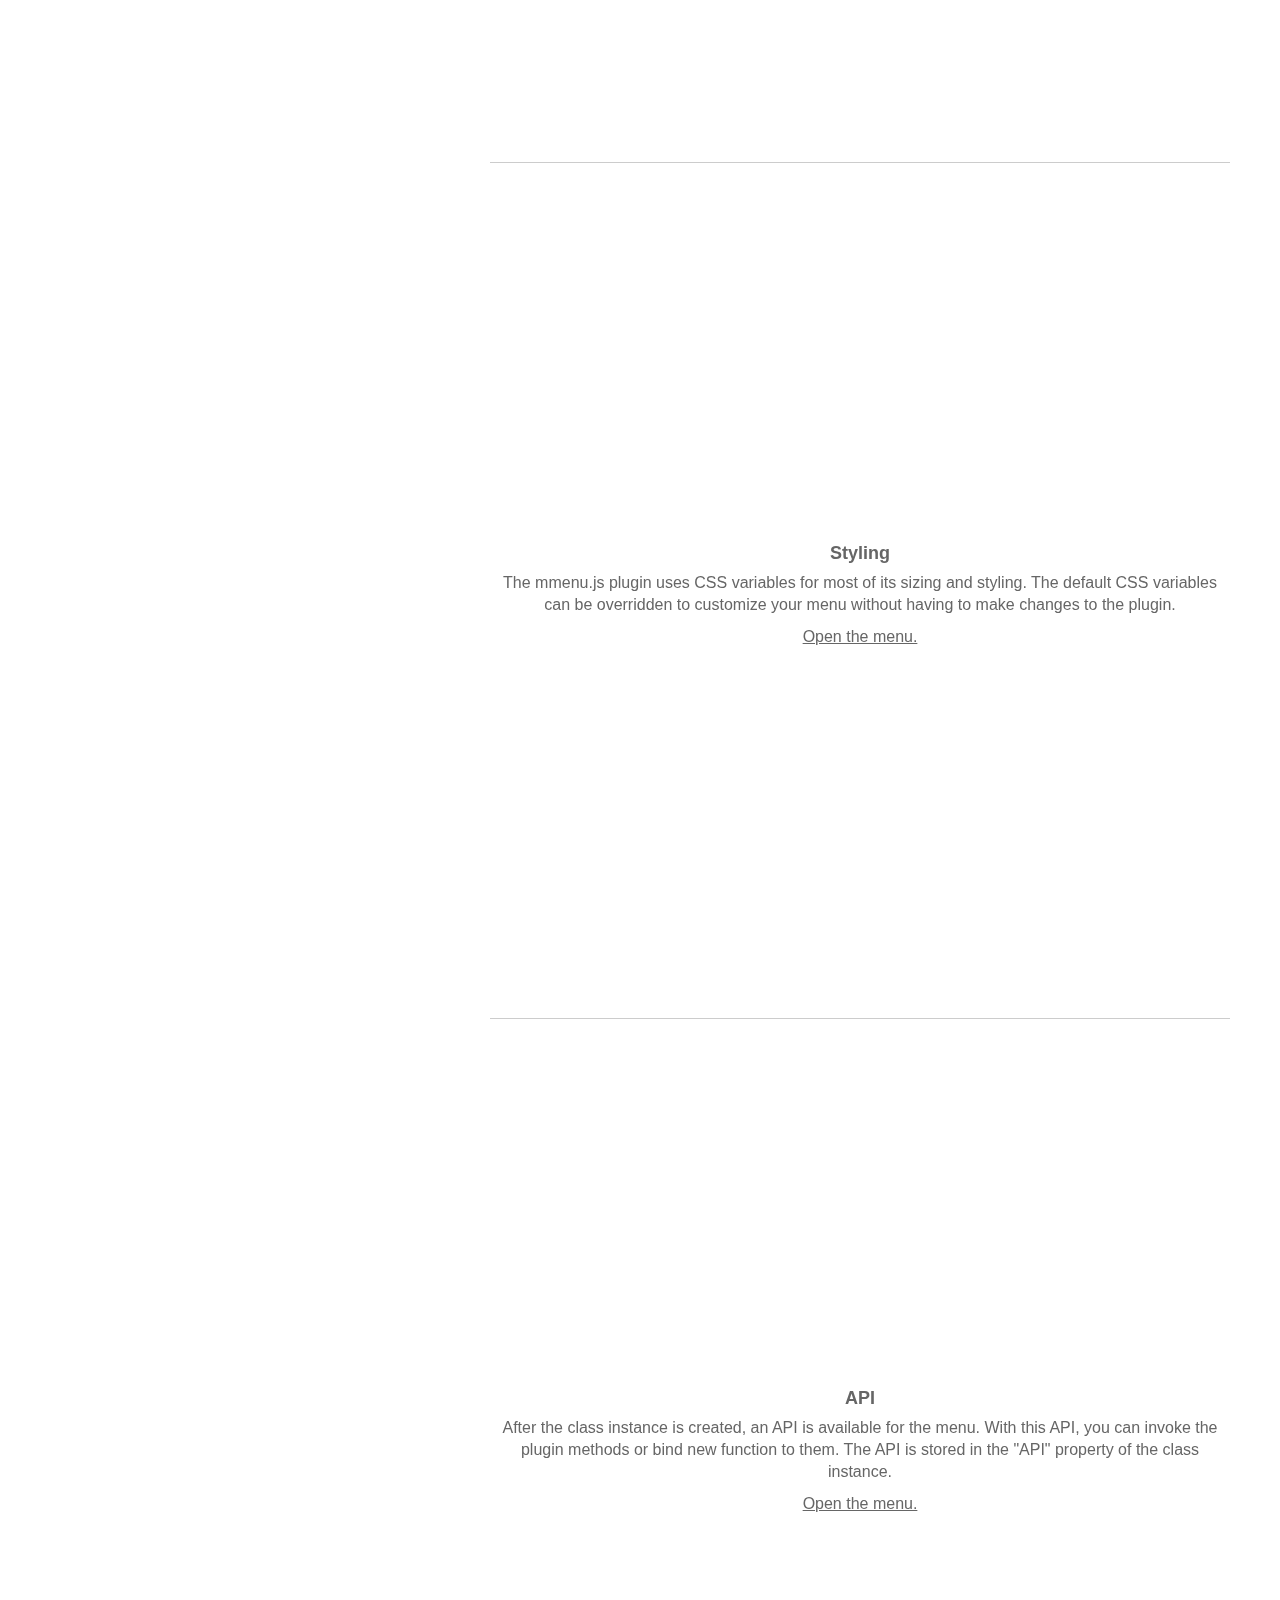
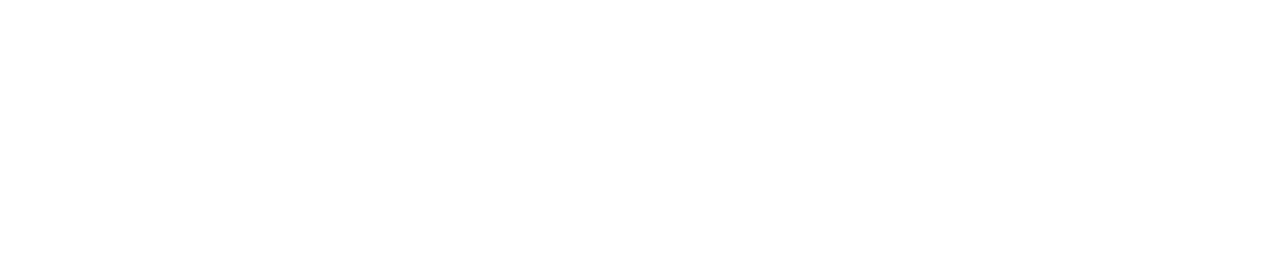
<file: starter-code/css/nav_footer/mmenu-js-master/demo/onepage.html>
<!DOCTYPE html>
<html>
    <head>
        <meta charset="utf-8" />
        <meta name="author" content="www.frebsite.nl" />
        <meta
            name="viewport"
            content="width=device-width minimum-scale=1.0 maximum-scale=1.0 user-scalable=no"
        />

        <title>mmenu.js demo</title>

        <link type="text/css" rel="stylesheet" href="css/demo.css" />
        <link type="text/css" rel="stylesheet" href="../dist/mmenu.css" />

        <!-- for the one page layout -->
        <style type="text/css">
            #content {
                padding-top: 0;
                padding-bottom: 0;
            }
            section {
                display: flex;
                flex-direction: column;
                justify-content: center;
                min-height: calc(100vh - 44px);
                padding: 50px 0 50px;
                border-top: 1px solid #ccc;
            }

            section:first-child {
                border-top: none;
                padding-top: 0;
            }
        </style>
    </head>

    <body>
        <div id="page">
            <div id="header">
                <a href="#menu"><span></span></a>
                Demo
            </div>
            <div id="content">
                <section id="intro">
                    <h4>This is a demo</h4>
                    <p>Click the menu icon to open the menu.</p>
                    <p>
                        Some of the links in the menu link to a section on this
                        page.
                    </p>
                </section>

                <section id="options">
                    <h4>Options</h4>
                    <p>
                        The mmenu.js plugin provides a set of options for
                        customizing your menu. The default values can be
                        overridden by passing new values to the method.
                    </p>
                    <p><a href="#menu">Open the menu.</a></p>
                </section>

                <section id="styling">
                    <h4>Styling</h4>
                    <p>
                        The mmenu.js plugin uses CSS variables for most of its
                        sizing and styling. The default CSS variables can be
                        overridden to customize your menu without having to make
                        changes to the plugin.
                    </p>
                    <p><a href="#menu">Open the menu.</a></p>
                </section>

                <section id="api">
                    <h4>API</h4>
                    <p>
                        After the class instance is created, an API is available
                        for the menu. With this API, you can invoke the plugin
                        methods or bind new function to them. The API is stored
                        in the "API" property of the class instance.
                    </p>
                    <p><a href="#menu">Open the menu.</a></p>
                </section>
            </div>

            <nav id="menu">
                <ul>
                    <li><a href="#intro">Introduction</a></li>
                    <li><a href="#options">Options</a></li>
                    <li><a href="#styling">Styling</a></li>
                    <li><a href="#api">API</a></li>

                    <li class="Divider">Other demos</li>
                    <li><a href="default.html">Default demo</a></li>
                    <li><a href="advanced.html">Advanced demo</a></li>
                </ul>
            </nav>
        </div>

        <!-- mmenu scripts -->
        <script src="../dist/mmenu.js"></script>

        <script>
            new Mmenu(document.querySelector("#menu"), {
                pageScroll: {
                    scroll: true,
                    update: true,
                },
                sidebar: {
                    expanded: {
                        use: 800,
                    },
                },
            });
        </script>
    </body>
</html>
</file>
<file: starter-code/assets/style.css>
body {
  margin: 0px;
  padding: 0px;
  background: #edf3f8;

  height: 3066px;
}

@media only screen and (max-width: 768px) {
  #start .form1 {
    display: none;
  }
}

nav {
  display: flex;
  justify-content: space-around;
  align-items: center;
  font-family: "Public Sans", sans-serif;
  width: 1110px;
  height: 48px;
  margin: 40px 165px 0px 165px;
}
nav li:hover {
  font-weight: bold;
}
.navBar {
  width: 1110px;
  height: 48px;
  display: flex;
  align-items: center;
}

.navBar svg {
  width: 135px;
  height: 38px;
}
.mobile {
  display: none;
}
.navBar-link {
  margin: 0px;
  width: 173px;
}

.navBar-link button {
  background-color: #ba4270;
  margin-left: 506px;
  width: 173px;
  border-radius: 24px;
  border: none;
  color: #fbfcfe;
  height: 48px;
  cursor: pointer;

  font-family: Public Sans;
  font-size: 15px;
  font-style: normal;
  font-weight: 400;
  line-height: 18px;
  letter-spacing: -0.11538461595773697px;
  text-align: center;
}
.navBar-link button:hover {
  background-color: #da6d97;
}
.navBar ul {
  display: flex;
  height: 18px;
  width: 283px;
  justify-content: space-between;
}
.navBar li {
  margin: 0px;
  list-style-type: none;
}

.navBar a {
  text-decoration: none;
  color: #36536b;
}

#nav-svg-wrapper {
  position: relative;
  top: -120px;
  left: 900px;
  margin: 0;
}

#start {
  display: flex;
}

#start .image-container {
  margin: 0px;
  margin: 24px 0px 0px 0px;
}

#start img {
}
.content {
  width: 546px;
  height: 345px;
  margin: 152px 176px 0px 165px;
}

.content h1 {
  font-family: DM Serif Display;
  font-size: 72px;
  text-align: left;
  font-style: Regular;
  line-height: 72px;
  color: #36536b;
  margin: 0px 0px 50px 0px;
  letter-spacing: -0.55px;
}
.content p {
  color: #6c8294;
  font-family: Public Sans;
  font-size: 15px;
  line-height: 18px;
  line-height: 100%;
  text-align: left;
  margin: 0px 0px 0px 21px;
}
#companies {
  margin: 0px;
  display: flex;
  height: 472px;

  background-color: #1b262f;
}

.group {
  width: 536px;
  height: 103px;
  margin: 185px 0px 0px 0px;
  display: flex;
  flex-wrap: wrap;
  justify-content: space-between;
  align-items: center;
}

.company-left {
  width: 445px;
  height: 272px;
  margin: 100px 131px 100px 165px;
}

.company-left h2 {
  color: #ffffff;
  font-family: DM Serif Display;
  font-size: 48px;
  line-height: 56px;
  text-align: left;
  letter-spacing: -0.37px;
}

.company-left p {
  color: #ffffff;
  font-family: Public Sans;
  font-size: 15px;
  line-height: 28px;
  text-align: left;
}

.company-left button {
  background-color: #1b262f;
  border: 1px solid #ffffff;
  width: 129px;
  height: 48px;
  border-radius: 24px;
}

.company-left button:hover {
  background-color: #ffffff;
  border: 1px solid #1b262f;
  color: #1b262f;
}

.company-left button a {
  text-decoration: none;
  color: #ffffff;
}

.company-left button a:hover {
  text-decoration: none;
  color: #1b262f;
}
#implement {
  display: flex;
  width: 1440px;
}
.section-1 {
  width: 445px;
  height: 284px;
  margin: 130px 0px 0px 165px;
}

.section-1 img {
  width: 479px;
  height: 364px;
  margin-left: 60px;
}

.section-2 {
  width: 445px;
  height: 164px;
  margin: 210px 0px 0px 125px;
}

.section-2 h2 {
  font-family: DM Serif Display;
  color: #36536b;
  font-size: 48px;
  line-height: 56px;
  text-align: left;
  letter-spacing: 0.37px;
}

.section-2 p {
  font-family: DM Serif Display;
  color: #6c8294;
  font-size: 15px;
  line-height: 26px;
  text-align: left;
}

#userInterface {
  display: flex;
}

#userInterface .text {
  width: 445px;
  height: 136px;
  margin: 322px 95px 0px 165px;
}

#userInterface .image-container {
  width: 566px;
  margin-top: 60px;
}

#userInterface .text h2 {
  font-family: DM Serif Display;
  color: #36536b;
  font-size: 48px;
  line-height: 56px;
  text-align: left;
  letter-spacing: 0.37px;
}

#userInterface .text p {
  font-family: DM Serif Display;
  color: #6c8294;
  font-size: 15px;
  line-height: 26px;
  text-align: left;
}
#cards {
  display: flex;
  justify-content: space-around;
  width: 1110px;
  height: 279px;
  margin: 147px 165px 0px 165px;
}

.card {
  width: 350px;
  height: 279px;
}

.card .image-container {
  width: 106px;
  height: 106px;
  margin: 0px 122px 32px 122px;
}

.content-1 {
  width: 350px;
  height: 141px;
}

.content-1 h2 {
  font-family: Public Sans;
  font-weight: bold;
  font-size: 18px;
  line-height: 18px;
  text-align: center;
  letter-spacing: -0.14px;
  color: #36536b;
}

.content-1 p {
  font-family: Public Sans;
  font-weight: 400;
  font-size: 15px;
  line-height: 25px;
  text-align: center;
  letter-spacing: -0.12px;
  color: #36536b;
}

button {
  background-color: #ba4270;
  color: #fbfcfe;
  border-radius: 24px;
  border: 0px;
  cursor: pointer;
  padding: 8px;
  width: 173px;
  height: 48px;
  z-index: 100;
}
button:hover {
  background-color: #da6d97;
}

.RTS {
  display: flex;
  justify-content: space-around;
  align-items: center;
  margin: 60px 60px 60px 0;
  height: 56px;
}

.RTS form {
  height: 48px;
}

.RTS h2 {
  font-family: DM Serif Display;
  font-size: 40px;
  line-height: 56px;
  line-height: 85%;
  letter-spacing: -0.37px;
  margin-left: 86px;
  color: #36536b;
}

.RTS input[type="text"] {
  color: #36536b;
  mix-blend-mode: normal;
  opacity: 0.5;
  background: #fbfcfe;
  box-shadow: 10px 10px 25px -10px rgba(54, 83, 107, 0.25);
  font-size: 15px;
  border-radius: 24px;
  padding-left: 30px;
  width: 250px;
  height: 40px;

  font-family: Public Sans;

  font-style: normal;
  font-weight: 700;
  line-height: 18px;
  letter-spacing: 0px;
  text-align: left;
}

.RTS input[type="submit"] {
  position: relative;
  left: -60px;
  background-color: #ba4270;
  color: #fbfcfe;
  border-radius: 25px;
  border: 0px;
  cursor: pointer;
  width: 150px;
  height: 40px;
}

.RTS input[type="submit"]:hover {
  background-color: #da6d97;
}

.footer {
  display: flex;
  display: flex;
  justify-content: space-around;
  align-items: center;
  background-color: #1b262f;
  color: #fbfcfe;
  margin: 0;
  height: 100px;
  font-family: "Public Sans", sans-serif;
}

.f-foot {
  display: flex;
  justify-content: space-around;
  align-items: center;
}

.footer ul {
  display: flex;
}

.footer li {
  margin-left: 25px;
  margin-right: 25px;
  list-style-type: none;
}

.footer li:hover {
  font-weight: bold;
}
.footer a {
  text-decoration: none;
  color: #fbfcfe;
}

.f-footSvg svg {
  margin-left: 10px;
  margin-right: 10px;
}

.f-footSvg svg:hover path {
  fill: #da6d97;
}

/*  Tablet view  */

@media only screen and (max-width: 768px) {
  body {
    height: fit-content;
    width: 768px;
  }

  nav {
    display: flex;
    justify-content: space-evenly;
    align-items: center;
    font-family: "Public Sans", sans-serif;
    width: 689px;
    height: 48px;

    margin-left: 39px;
    margin-top: 40px;
  }

  .navBar {
    width: 689px;
    height: 48px;
    display: flex;
    align-items: center;
  }

  .navBar ul {
    display: flex;
    height: 18px;
    width: 283px;
    justify-content: space-between;
    color: #36536b;
    font-family: Public Sans;
    font-size: 15px;
    font-style: normal;
    font-weight: 400;
    line-height: 18px;
    letter-spacing: 0px;
    text-align: left;
    opacity: 70%;
  }

  .navBar li:hover {
    font-weight: bold;
  }

  .navBar svg {
    width: 135px;
    height: 38px;
    color: #36536b;
  }

  .mobile {
    display: none;
  }

  .navBar-link {
    margin: 0px;
    width: 173px;
  }

  .navBar-link button {
    background-color: #ba4270;

    width: 173px;
    border-radius: 24px;
    border: none;
    color: #fbfcfe;

    cursor: pointer;

    height: 48px;
    margin-left: 30px;
  }

  .navBar-link button:hover {
    background-color: #da6d97;
  }

  .navBar li {
    margin: 0px;
    list-style-type: none;
  }

  .navBar a {
    text-decoration: none;
    color: #36536b;
  }

  /* Start */
  #start {
    display: flex;
    flex-direction: column-reverse;
  }

  #start .image-container {
    height: 150px;
    width: 100px;
    margin-left: 180px;
    margin-top: 20px;
  }

  #start img {
  }

  .content {
    height: 225px;
    width: 573px;
    margin-left: 97px;
    margin-top: 440px;
  }

  .content h1 {
    font-family: DM Serif Display;

    color: #36536b;

    height: 122px;
    width: 573px;

    font-size: 48px;
    font-style: normal;
    font-weight: 400;
    line-height: 56px;
    letter-spacing: -0.3692307770252228px;
    text-align: center;
  }

  .content p {
    color: #6c8294;
    font-family: Public Sans;
    font-size: 15px;

    height: 18px;
    width: 225px;
    margin-left: 171px;
    margin-top: 20px;
    font-style: normal;
    font-weight: 400;
    line-height: 18px;

    text-align: center;
  }

  .content button {
    background-color: #ba4270;

    width: 173px;
    border-radius: 24px;
    border: none;
    color: #fbfcfe;

    cursor: pointer;

    height: 48px;
    margin-left: 30px;
  }

  .w3-container {
    height: 48px;
    width: 445px;
    margin-left: 60px;
  }

  .content button:hover {
    background-color: #da6d97;
  }

  /* Companies */

  #companies {
    display: flex;

    flex-direction: column-reverse;
    background-color: #1b262f;

    height: 615px;
    width: 768px;
    margin-left: 0px;
    margin-top: 100px;
    margin-bottom: 40px;
  }

  .group {
    width: 536px;
    height: 103px;

    display: flex;
    flex-wrap: wrap;
    justify-content: space-between;
    align-items: center;
    color: rgba(255, 255, 255, 1);
    height: 103px;
    width: 536px;
    margin-left: 116px;
    margin-top: 20px;
  }
  .company-left {
    height: 272px;
    width: 457px;

    margin-top: 88px;
    margin-left: 140px;
  }

  .company-left h2 {
    color: rgba(251, 252, 254, 1);
    font-family: DM Serif Display;

    font-size: 48px;
    font-style: normal;
    font-weight: 400;
    line-height: 56px;
    letter-spacing: -0.3692307770252228px;
    text-align: center;

    height: 56px;
    width: 457px;
    margin-left: 0px;
    margin-top: 0px;
  }

  .company-left p {
    color: rgba(251, 252, 254, 1);
    font-family: Public Sans;
    font-size: 15px;
    line-height: 28px;
    text-align: left;
    opacity: 70%;
    text-align: center;
  }

  .company-left button {
    background-color: #1b262f;
    border: 1px solid #ffffff;
    width: 129px;
    height: 48px;
    border-radius: 24px;
    margin-left: 150px;
  }

  .company-left button:hover {
    background-color: #ffffff;
    border: 1px solid #1b262f;
    color: #1b262f;
  }

  .company-left button a {
    text-decoration: none;
    color: #ffffff;
  }

  .company-left button a:hover {
    text-decoration: none;
    color: #1b262f;
  }

  /* implement */
  #implement {
    display: flex;
    flex-direction: column;
    height: 434px;
    width: 573px;

    margin-top: 10px;

    align-items: center;
  }

  .section-1 {
    display: flex;
    height: 250px;
    width: 400px;
    margin: 0px;
    margin-left: 200px;
  }

  .section-2 {
    margin: 100px 0px 0px 150px;
    height: 136px;
    width: 573px;
    text-align: center;
  }

  #implement img {
    margin-left: -40px;
    margin-bottom: 50px;
  }

  .section-2 h2 {
    font-family: DM Serif Display;
    color: #36536b;
    font-size: 48px;
    line-height: 56px;

    height: 56px;
    width: 573px;

    font-style: normal;
    font-weight: 400;
    line-height: 56px;
    letter-spacing: -0.3692307770252228px;
    text-align: center;
  }

  .section-2 p {
    color: #6c8294;
    font-size: 15px;

    height: 56px;
    width: 573px;
    font-family: Public Sans;

    font-style: normal;
    font-weight: 400;
    line-height: 28px;
    letter-spacing: 0px;
    text-align: center;
  }

  /* user INterface */
  #userInterface {
    display: flex;
    flex-direction: column-reverse;
    height: 504px;
    width: 573px;
    margin-left: 97px;
    margin-top: 100px;
    top: 2058px;
  }

  #userInterface .image-container {
    margin-top: 900px;
  }

  #userInterface img {
    height: 320px;
    width: 363px;

    margin-left: 120px;
  }

  #userInterface .text {
    height: 136px;
    width: 573px;
    margin-left: 20px;
    margin: 0px;
  }

  #userInterface .text h2 {
    font-family: DM Serif Display;
    color: rgba(54, 83, 107, 1);

    height: 56px;
    width: 573px;

    font-size: 48px;
    font-style: normal;
    font-weight: 400;
    line-height: 56px;
    letter-spacing: -0.3692307770252228px;
    text-align: center;
  }

  #userInterface .text p {
    color: rgba(108, 130, 148, 1);

    font-family: Public Sans;
    font-size: 15px;
    font-style: normal;
    font-weight: 400;
    line-height: 28px;
    letter-spacing: 0px;
    text-align: center;

    height: 56px;
    width: 573px;
  }

  /* card */
  #cards {
    display: flex;
    justify-content: space-around;

    height: 311px;
    width: 689px;
    margin-left: 39px;
    margin-top: 100px;
    margin-bottom: 60px;
  }

  .card {
    height: 311px;
    width: 223px;
    margin-left: 10px;
  }

  .card .image-container {
    height: 88px;
    width: 88px;
    margin-left: 50px;
  }

  .content-1 {
    width: 350px;
    height: 141px;
    margin-top: 50px;
    height: 191px;
    width: 223px;
  }

  .content-1 h2 {
    font-family: Public Sans;

    font-size: 18px;

    text-align: center;

    color: #36536b;

    height: 25px;
    width: 223px;

    font-style: normal;
    font-weight: 700;
    line-height: 25px;
    letter-spacing: -0.13846154510974884px;
    text-align: center;
  }

  .content-1 p {
    color: #36536b;

    height: 150px;
    width: 223px;

    font-family: Public Sans;
    font-size: 15px;
    font-style: normal;
    font-weight: 400;
    line-height: 25px;
    letter-spacing: -0.11538461595773697px;
    text-align: center;
  }

  button {
    background-color: #ba4270;
    color: #fbfcfe;
    border-radius: 24px;
    border: 0px;
    cursor: pointer;
    padding: 8px;
    width: 173px;
    height: 48px;
    z-index: 100;
  }
  button:hover {
    background-color: #da6d97;
  }

  /* RTS */
  .RTS {
    display: flex;
    justify-content: space-around;
    align-items: center;
    flex-direction: column;

    height: 56px;

    height: 144px;
    width: 445px;
    margin-left: 162px;
    margin-top: 50px;
  }

  .RTS form {
    height: 48px;
    margin-bottom: 27px;

    width: 445px;
    margin-left: 150px;
    margin-top: 40px;
  }

  .RTS h2 {
    color: #36536b;
    margin-left: 50px;
    height: 56px;
    width: 445px;

    font-family: DM Serif Display;
    font-size: 48px;
    font-style: normal;
    font-weight: 400;
    line-height: 56px;
    letter-spacing: -0.3692307770252228px;
    text-align: center;
  }

  .RTS input[type="text"] {
    color: #36536b;
    mix-blend-mode: normal;
    opacity: 0.5;
    background: #fbfcfe;
    box-shadow: 10px 10px 25px -10px rgba(54, 83, 107, 0.25);
    font-size: 15px;
    border-radius: 24px;
    padding-left: 30px;
    width: 250px;
    height: 40px;

    font-family: Public Sans;

    font-style: normal;
    font-weight: 700;
    line-height: 18px;
    letter-spacing: 0px;
    text-align: left;
  }

  .RTS input[type="submit"] {
    position: relative;
    left: -60px;
    background-color: #ba4270;
    color: #fbfcfe;
    border-radius: 25px;
    border: 0px;
    cursor: pointer;
    width: 150px;
    height: 40px;
  }

  .RTS input[type="submit"]:hover {
    background-color: #da6d97;
  }

  .footer {
    display: flex;

    justify-content: space-around;
    align-items: center;
    background-color: #1b262f;
    color: #fbfcfe;
    margin-top: 50px;
    height: 100px;
    font-family: "Public Sans", sans-serif;

    height: 100px;
    width: 768px;
    left: 0px;
  }

  .f-foot {
    display: flex;
    justify-content: space-around;
    align-items: center;

    height: 38px;
    width: 432px;
  }

  .footer ul {
    display: flex;
  }

  .footer li {
    margin-right: 25px;
    list-style-type: none;
  }

  .footer li:hover {
    font-weight: bold;
  }
  .footer a {
    text-decoration: none;
    color: #fbfcfe;
  }

  .f-footSvg svg {
    margin-left: 10px;
    margin-right: 10px;
  }

  .f-footSvg svg:hover path {
    fill: #da6d97;
  }
}
</file>
<file: starter-code/css/nav_footer/mmenu-js-master/demo/css/site.css>
html,
body {
	padding: 0;
	margin: 0;
	height: 100%;
}
body {
	background-color: #3ea7e1;
	-webkit-text-size-adjust: none;
	font-family: Arial, Helvetica, Verdana;
	font-size: 18px;
	line-height: 26px;
	color: #fff;
	position: relative;
}
h1 {
	text-shadow: 8px 10px 1px rgba(0,0,0,.1);
	text-transform: lowercase;
	font-family: 'Pacifico', Arial, sans-serif;
	font-weight: normal;
	font-size: 150px;
	line-height: 150px;
	letter-spacing: -10px;
	margin: 0 0 20px 0;
}
a,
a:hover
{
	color: #fff;
	text-decoration: underline;
}

.phone {
    position: fixed;
	top: 50%;
	right: 50%;
    height: 760px;
    width: 430px;
	margin-top: -380px;
    background: url( ../img/iphonex-example-blue.png ) center top / 395px auto no-repeat transparent;
}

.phone:before {
	content: '';
	border-radius: 30px 30px 0 0;
	background: url( ../img/iphonex-example-camera.png ) center top no-repeat #4bb5ef;
	display: block;
	width: 290px;
	height: 25px;
	position: absolute;
	top: 62px;
	left: calc( 50% - 290px / 2);
	z-index: 1;
}

.phone iframe {
	position: absolute;
	top: 87px;
	left: 70px;
	z-index: 0;
	width: 290px;
	height: 600px;
	border: none;
	border-radius: 0 0 30px 30px;
}

#page {
	width: 350px;
	position: fixed;
	margin-top: -20px;
	margin-left: 0;
	top: 50%;
	left: 50%;
	transform: translateY(-50%);
}
</file>
<file: starter-code/css/about.css>
body {
  background-color: #edf3f8;
  color: #36536b;
  margin: 0;
  padding: 0;
  height: 100%;
}

/* for circle */
.circle {
  position: absolute;
  top: -527px;
  left: 850px;
  opacity: 15%;
  width: 800px;
  height: 780px;
  color: #36536b;
}

.circle1 {
  position: absolute;
  top: -1000px;
  left: -520px;
  opacity: 15%;
  width: 800px;
  height: 980px;
  color: #36536b;
  border: 1px solid red;
}

/* for nav */
nav {
  display: flex;
  justify-content: space-around;
  align-items: center;
  font-family: "Public Sans";
}

/* .menu {
  display: none;
} */

.mobile {
  display: none;
}
.navBar {
  display: flex;
  justify-content: space-around;
  align-items: center;
}

.navBar button {
  height: 30px;
}
.navBar ul {
  display: flex;
}
.navBar li {
  margin: 35px;
  list-style-type: none;
}

li :hover {
  font-weight: bold;
}

.navBar a {
  text-decoration: none;
  color: #36536b;
}

#nav-svg-wrapper {
  position: relative;
  top: -120px;
  left: 900px;
  margin: 0;
}

#foot-svg-wrapper {
  position: relative;
  top: -100px;
  left: 1100px;
  margin: 0;
}

/* nav end */

/* ready to start */
.RTS {
  display: flex;
  justify-content: space-around;
  align-items: center;
  margin: 60px 0 60px 0;
  margin-left: 100;
  height: 56px;
}

.RTS form {
  height: 48px;
  margin-bottom: 27px;
}

.RTS h2 {
  font-family: "DM Serif Display";
  font-size: 40px;
  line-height: 56px;
  line-height: 85%;
  letter-spacing: -0.37px;
  margin-left: 86px;
}

.RTS input[type="text"] {
  color: #36536b;
  mix-blend-mode: normal;
  opacity: 0.5;
  background: #fbfcfe;
  box-shadow: 10px 10px 25px -10px rgba(54, 83, 107, 0.25);
  font-size: 15px;
  border-radius: 24px;
  padding-left: 30px;
  width: 250px;
  height: 48px;
}

.RTS input[type="submit"] {
  position: relative;
  left: -60px;
  background-color: #ba4270;
  color: #fbfcfe;
  border-radius: 25px;
  border: 0px;
  cursor: pointer;
  width: 150px;
  height: 48px;
}

.RTS input[type="submit"]:hover {
  background-color: #da6d97;
}

/* main start */
#title h1 {
  color: #36536b;
  font-family: "DM Serif Display";
  font-size: 56px;
  line-height: 56px;
  letter-spacing: -0.43px;
  margin-bottom: 51px;
  margin-left: 260px;
  margin-right: 260px;
  padding-right: 40px;
  width: 730px;
  height: 189px;
}

/* mission */
.mission {
  margin-bottom: 100px;
  margin-left: 260px;
  margin-right: 260px;
}
.miss1 {
  width: 920px;
  height: 112px;
  display: flex;
  text-align: justify;
  justify-content: space-between;
  margin-bottom: 56px;
}

.miss1 h2 {
  width: 350px;
  height: 40px;
  font-family: "DM Serif Display";
  font-size: 32px;
  line-height: 40px;
  letter-spacing: -0.25px;
  margin-right: 0;
  font-weight: 400;
  /* margin-top: 10px; */
}

.miss1 p {
  width: 635px;
  height: 112px;
  font-family: "Public Sans";
  font-size: 15px;
  font-weight: 400;
  line-height: 28px;
  color: #6c8294;
}

/* 2nd miss */

.miss2 {
  width: 920px;
  height: 112px;
  display: flex;
  text-align: justify;
  justify-content: space-between;
}

.miss2 h2 {
  width: 350px;
  height: 40px;
  font-family: "DM Serif Display";
  font-size: 32px;
  line-height: 40px;
  letter-spacing: -0.25px;
  margin-right: 0;
  font-weight: 400;
  /* margin-top: 10px; */
}

.miss2 p {
  width: 635px;
  height: 112px;
  font-family: "Public Sans";
  font-size: 15px;
  font-weight: 400;
  line-height: 28px;
  color: #6c8294;
}

/* mission end */

/* team */
.teams {
  width: 1110px;
  height: 134px;
  margin-left: 127px;
  margin-right: 127px;
  display: flex;
  justify-content: space-between;
  /* margin-bottom: 72px; */
  margin-top: 40px;
}

.teams .t1 {
  border-bottom: 1px solid #36536b;
  border-top: 1px solid #36536b;
  margin-right: 30px;
}

.teams .t2 {
  border-bottom: 1px solid #36536b;
  border-top: 1px solid #36536b;
  margin-right: 30px;
}

.teams .t3 {
  border-bottom: 1px solid #36536b;
  border-top: 1px solid #36536b;
}

.teams h2 {
  width: 350px;
  height: 72px;
  font-family: "DM Serif Display";
  font-size: 56px;
  line-height: 72px;
  letter-spacing: -0.43px;
  color: #ba4270;
}

.teams p {
  width: 350px;
  height: 28px;
  color: #36536b;
  opacity: 70%;
}

/* .teams hr {
  width: 320px;
  height: -0.5px;
  color: #36536b;
  opacity: 25%;
} */

/* main end */

/* media queries for main start */

@media only screen and (max-width: 1024px) {
  #title h1 {
    display: flex;
    /* display: block; */
    text-align: center;
    width: 720px;
    height: 189px;
    margin-left: 137px;
    margin-right: 80px;
    font-size: 56px;
    line-height: 56px;
    letter-spacing: -0.43px;
    /* font-weight: normal; */
    margin-bottom: 51px;
  }

  /* ready to start */
  .RTS {
    display: flex;
    justify-content: space-around;
    align-items: center;
    /* margin: 60px 0 60px 0; */
    height: 406px;
    width: 600px;
  }

  .RTS form {
    height: 38px;
    margin-bottom: 670px;
  }

  .RTS h2 {
    font-family: "DM Serif Display";
    font-size: 20px;
    line-height: 56px;
    line-height: 35%;
    letter-spacing: -0.37px;
    margin-left: 86px;
  }

  .RTS input[type="text"] {
    color: #36536b;
    mix-blend-mode: normal;
    opacity: 0.5;
    background: #fbfcfe;
    box-shadow: 10px 10px 25px -10px rgba(54, 83, 107, 0.25);
    font-size: 15px;
    border-radius: 24px;
    padding-left: 30px;
    width: 250px;
    height: 40px;
  }

  .RTS input[type="submit"] {
    position: relative;
    left: -60px;
    background-color: #ba4270;
    color: #fbfcfe;
    border-radius: 25px;
    border: 0px;
    cursor: pointer;
    width: 150px;
    height: 38px;
  }

  .RTS input[type="submit"]:hover {
    background-color: #da6d97;
  }

  .circle {
    position: absolute;
    top: -527px;
    left: 850px;
    opacity: 15%;
    width: 800px;
    height: 780px;
    color: #36536b;
  }

  .circle1 {
    position: absolute;
    top: -1000px;
    left: -520px;
    opacity: 15%;
    width: 800px;
    height: 980px;
    color: #36536b;
  }

  /* mission */
  .mission {
    margin-bottom: 100px;
    margin-bottom: 100px;
    margin-left: 80px;
    margin-right: 80px;
  }

  .miss1 {
    width: 800px;

    margin-left: 80px;
    margin-right: 80px;
    display: flex;
    text-align: justify;
    justify-content: space-between;
    /* margin-bottom: 56px; */
  }

  .miss1 h2 {
    width: 255px;
    height: 40px;
    font-family: "DM Serif Display";
    font-size: 32px;
    line-height: 40px;
    letter-spacing: -0.25px;
    margin-right: 0;
    font-weight: 400;
    /* margin-top: 10px; */
  }

  .miss1 p {
    width: 635px;
    height: 112px;
    font-family: "Public Sans";
    font-size: 15px;
    font-weight: 400;
    line-height: 28px;
    color: #6c8294;
  }

  /* 2nd miss */

  .miss2 {
    width: 800px;
    height: 40;
    margin-left: 80px;
    margin-right: 80px;
    display: flex;
    text-align: justify;
    justify-content: space-between;
    margin-bottom: 20px;
  }

  .miss2 h2 {
    width: 255px;
    height: 40px;
    font-family: "DM Serif Display";
    font-size: 32px;
    line-height: 40px;
    letter-spacing: -0.25px;
    margin-right: 0;
    font-weight: 400;
    /* margin-top: 10px; */
  }

  .miss2 p {
    width: 635px;
    height: 112px;
    font-family: "Public Sans";
    font-size: 15px;
    font-weight: 400;
    line-height: 28px;
    color: #6c8294;
  }

  /* mission end */

  /* for image */
  .image img {
    width: 1100px;
    height: 450px;
    background: none;
    margin-bottom: 52px;
  }

  /* for teams */

  /* team */

  /* .teams {
    width: 1110px;
    height: 134px;
    margin-left: 127px;
    margin-right: 127px;
    display: flex;
    justify-content: space-between;
    margin-bottom: 72px;
    margin-top: 40px;
  } */
  .teams {
    width: 889px;
    height: 134px;
    margin-left: 120px;
    margin-right: 120px;
    display: flex;
    justify-content: space-between;
    /* margin-bottom: 64px; */
  }

  .teams .t1 {
    width: 300px;
    border-bottom: 1px solid #36536b;
    border-top: 1px solid #36536b;
    margin-right: 30px;
  }

  .teams .t2 {
    width: 300px;
    border-bottom: 1px solid #36536b;
    border-top: 1px solid #36536b;
    margin-right: 30px;
  }

  .teams .t3 {
    width: 300px;
    border-bottom: 1px solid #36536b;
    border-top: 1px solid #36536b;
  }

  .teams h2 {
    width: 223px;
    height: 72px;
    font-family: "DM Serif Display";
    font-size: 56px;
    line-height: 72px;
    letter-spacing: -0.43px;
    color: #ba4270;
  }

  .teams p {
    /* width: 350px; */
    height: 16px;
    color: #36536b;
    opacity: 0.7;
  }

  /* .teams hr {
    width: 223px;
    height: 1px;
    color: #36536b;
    opacity: 0.25;
  } */
}

/* tablet */

@media only screen and (max-width: 840px) {
  #title h1 {
    display: flex;
    /* display: block; */
    text-align: center;
    width: 653px;
    height: 178px;
    margin-left: 127px;
    margin-right: 97px;
    font-size: 48px;
    line-height: 56px;
    letter-spacing: -0.37px;
    /* font-weight: normal; */
    margin-bottom: 54px;
    margin-top: 40px;
  }

  nav {
    width: 789px;
    height: 48px;
    margin: 40px 40px 0px 39px;
    /* margin-right: 20px;
     */
    padding-right: 20px;
    /*border: 1px solid black;*/
  }

  /* .teams .t1 {
    border-bottom: 1px solid #36536b;
    border-top: 1px solid #36536b;
    margin-right: 30px;
    width: 223px;
  }

  .teams .t2 {
    border-bottom: 1px solid #36536b;
    border-top: 1px solid #36536b;
    margin-right: 30px;
    width: 223px;
  }

  .teams .t3 {
    width: 689px;
    border-bottom: 1px solid #36536b;
    border-top: 1px solid #36536b;
    width: 223px;
  } */
  .circle {
    position: absolute;
    top: -464px;
    left: 505px;
    opacity: 15%;
    width: 780px;
    height: 780px;
    color: #36536b;
  }

  .circle1 {
    display: none;
  }

  /* mission */
  .mission {
    margin-bottom: 92px;
    margin-left: 0;
    /* margin-right: px; */
  }

  .miss1 {
    width: 650px;
    height: 140px;
    margin-left: 127px;
    margin-right: 10px;
    display: flex;
    text-align: justify;
    justify-content: space-between;
    margin-bottom: 64px;
  }

  .miss1 h2 {
    width: 223px;
    height: 40px;
    font-family: "DM Serif Display";
    font-size: 32px;
    line-height: 40px;
    letter-spacing: -0.25px;
    margin-right: 0;
    font-weight: 400;
    /* margin-top: 10px; */
  }

  .miss1 p {
    width: 456px;
    height: 140px;
    font-family: "Public Sans";
    font-size: 15px;
    font-weight: 400;
    line-height: 28px;
    color: #6c8294;
  }

  /* 2nd miss */

  .miss2 {
    width: 650px;
    height: 140px;
    margin-left: 127px;
    margin-right: 10px;
    display: flex;
    text-align: justify;
    justify-content: space-between;
    margin-bottom: 64px;
  }

  .miss2 h2 {
    width: 223px;
    height: 40px;
    font-family: "DM Serif Display";
    font-size: 32px;
    line-height: 40px;
    letter-spacing: -0.25px;
    margin-right: 0;
    font-weight: 400;
    /* margin-top: 10px; */
  }

  .miss2 p {
    width: 456px;
    height: 140px;
    font-family: "Public Sans";
    font-size: 15px;
    font-weight: 400;
    line-height: 28px;
    color: #6c8294;
  }

  /* mission end */

  /* for image */
  .image img {
    width: 869px;
    height: 267px;
    /* background: none; */
    margin-bottom: 64px;
  }

  /* for teams */

  /* team */
  .teams {
    width: 650px;
    height: 134px;
    margin-left: 40px;
    margin-right: 40px;
    /* padding-right: 100px; */
    display: flex;
    justify-content: space-between;
    /* margin-bottom: 20px; */
  }

  .teams .t1 {
    width: 250px;
    border-bottom: 1px solid #36536b;
    border-top: 1px solid #36536b;
    margin-right: 10px;
  }

  .teams .t2 {
    width: 250px;
    border-bottom: 1px solid #36536b;
    border-top: 1px solid #36536b;
    margin-right: 10px;
  }

  .teams .t3 {
    width: 250px;
    border-bottom: 1px solid #36536b;
    border-top: 1px solid #36536b;
  }

  .teams h2 {
    width: 223px;
    height: 72px;
    font-family: "DM Serif Display";
    font-size: 56px;
    line-height: 72px;
    letter-spacing: -0.43px;
    color: #ba4270;
  }

  .teams p {
    /* width: 350px; */
    height: 16px;
    color: #36536b;
    opacity: 0.7;
  }
}

@media only screen and (max-width: 768px) {
  #title h1 {
    display: flex;
    /* display: block; */
    text-align: center;
    width: 573px;
    height: 178px;
    margin-left: 97px;
    margin-right: 97px;
    font-size: 48px;
    line-height: 56px;
    letter-spacing: -0.37px;
    /* font-weight: normal; */
    margin-bottom: 54px;
  }

  /* .teams .t1 {
    border-bottom: 1px solid #36536b;
    border-top: 1px solid #36536b;
    margin-right: 30px;
    width: 223px;
  }

  .teams .t2 {
    border-bottom: 1px solid #36536b;
    border-top: 1px solid #36536b;
    margin-right: 30px;
    width: 223px;
  }

  .teams .t3 {
    width: 689px;
    border-bottom: 1px solid #36536b;
    border-top: 1px solid #36536b;
    width: 223px;
  } */
  .circle {
    position: absolute;
    top: -464px;
    left: 505px;
    opacity: 15%;
    width: 780px;
    height: 780px;
    color: #36536b;
  }

  .circle1 {
    display: none;
  }

  /* mission */
  .mission {
    margin-bottom: 92px;
    margin: 0;
  }

  .miss1 {
    width: 620px;
    height: 140px;
    margin-left: 97px;
    margin-right: 40px;
    display: flex;
    text-align: justify;
    justify-content: space-between;
    margin-bottom: 64px;
  }

  .miss1 h2 {
    width: 223px;
    height: 40px;
    font-family: "DM Serif Display";
    font-size: 32px;
    line-height: 40px;
    letter-spacing: -0.25px;
    margin-right: 0;
    font-weight: 400;
    /* margin-top: 10px; */
  }

  .miss1 p {
    width: 456px;
    height: 140px;
    font-family: "Public Sans";
    font-size: 15px;
    font-weight: 400;
    line-height: 28px;
    color: #6c8294;
  }

  /* 2nd miss */

  .miss2 {
    width: 620px;
    height: 140px;
    margin-left: 97px;
    margin-right: 40px;
    display: flex;
    text-align: justify;
    justify-content: space-between;
    margin-bottom: 64px;
  }

  .miss2 h2 {
    width: 223px;
    height: 40px;
    font-family: "DM Serif Display";
    font-size: 32px;
    line-height: 40px;
    letter-spacing: -0.25px;
    margin-right: 0;
    font-weight: 400;
    /* margin-top: 10px; */
  }

  .miss2 p {
    width: 456px;
    height: 140px;
    font-family: "Public Sans";
    font-size: 15px;
    font-weight: 400;
    line-height: 28px;
    color: #6c8294;
  }

  /* mission end */

  /* for image */
  .image img {
    width: 769px;
    height: 267px;
    /* background: none; */
    margin-bottom: 64px;
  }

  /* for teams */

  /* team */
  .teams {
    width: 689px;
    height: 134px;
    margin-left: 40px;
    margin-right: 40px;
    display: flex;
    justify-content: space-between;
    margin-bottom: 64px;
  }

  .teams .t1 {
    width: 180px;
    border-bottom: 1px solid #36536b;
    border-top: 1px solid #36536b;
    /* margin-right: 10px; */
  }

  .teams .t2 {
    width: 180px;
    border-bottom: 1px solid #36536b;
    border-top: 1px solid #36536b;
    /* margin-right: 30px; */
  }

  .teams .t3 {
    width: 180px;
    border-bottom: 1px solid #36536b;
    border-top: 1px solid #36536b;
  }

  .teams h2 {
    width: 223px;
    height: 72px;
    font-family: "DM Serif Display";
    font-size: 56px;
    line-height: 72px;
    letter-spacing: -0.43px;
    color: #ba4270;
  }

  .teams p {
    /* width: 350px; */
    height: 16px;
    color: #36536b;
    opacity: 0.7;
  }

  /* .teams hr {
    width: 223px;
    height: 1px;
    color: #36536b;
    opacity: 0.25;
  } */

  /* .teams hr {
    visibility: visible;
  } */
}

/* mobile */

@media only screen and (max-width: 480px) {
  #title h1 {
    display: flex;
    justify-content: center;
    /* display: block; */
    text-align: center;
    width: 400px;
    height: 152px;
    margin-left: 24px;
    margin-right: 24px;
    font-size: 32px;
    line-height: 36px;
    letter-spacing: -0.25px;
    /* font-weight: normal; */
    margin-bottom: 40px;
    margin-top: 40px;
  }

  /* .teams .t1 {
    border-bottom: 1px solid #36536b;
    border-top: 1px solid #36536b;
    margin-right: 30px;
    width: 327px;
  }

  .teams .t2 {
    border-bottom: 1px solid #36536b;
    border-top: 1px solid #36536b;
    margin-right: 30px;
    width: 327px;
  }

  .teams .t3 {
    border-bottom: 1px solid #36536b;
    border-top: 1px solid #36536b;
    width: 327px;
  } */

  /* mobile menu */

  .drop-down-menu ul {
    /* border: 2px solid #FBFCFE; */
    padding-left: 0px;
    display: flex;
    flex-direction: column;
    justify-content: space-between;
    align-items: center;
    height: 260px;
    margin: 43px 0px 0px 0px;
    position: relative;
  }

  .drop-down-menu li {
    font-size: 20px;
    list-style-type: none;
  }

  .drop-down-menu li:hover {
    font-weight: bold;
  }

  .drop-down-menu li a {
    text-decoration: none;
    cursor: pointer;
    color: #fbfcfe;
  }
  .menu {
    display: flex;
    z-index: 1;
  }

  #navContainer {
    z-index: 100;
    margin: 24px 27px 0px 24px;
    width: 249px;
    height: 260px;
    border: 1px solid #979797;
    border-bottom: 0px;
    border-left: 0px;
    border-right: 0px;
    position: relative;
    top: 70px;
    right: 273px;
  }
  #scheDule button {
    background-color: #ba4270;
    width: 252px;
    height: 48px;
    border-radius: 24px;
    text-align: center;
    font-size: 15px;
  }

  #scheDule button:hover {
    background-color: #da6d97;
  }

  /* .close{
   
    
} */
  .close svg {
    margin: 48px 0px 0px 251px;
    z-index: 1;
  }

  /* ready to start */

  /* */
  .mobile {
    display: none;
    margin: 0px;
    padding: 0px;
    width: 0px;
    height: 0px;
    position: relative;
    top: -320px;
    right: 165px;
    z-index: 1;
  }

  .circle {
    position: absolute;
    top: -634px;
    left: 84px;
    opacity: 15%;
    width: 780px;
    height: 780px;
    color: #36536b;
  }

  .circle1 {
    display: none;
  }

  .mission {
    margin-bottom: 92px;
    margin: 0;
  }

  .miss1 {
    width: 327px;
    height: 244px;
    margin-left: 50px;
    margin-right: 124px;
    display: block;
    text-align: center;
    margin-bottom: 48px;
  }

  .miss1 h2 {
    width: 255px;
    height: 32px;
    font-family: "DM Serif Display";
    font-size: 32px;
    line-height: 40px;
    letter-spacing: -0.18px;
    margin-right: 36px;
    /* margin-left: 36px; */
    font-weight: 400;
    text-align: center;
  }

  .miss1 p {
    width: 327px;
    height: 196px;
    font-family: "Public Sans";
    font-size: 15px;
    font-weight: 400;
    line-height: 28px;
    color: #6c8294;
  }

  /* 2nd miss */

  .miss2 {
    width: 327px;
    height: 244px;
    margin-left: 24px;
    margin-right: 24px;
    display: block;
    text-align: center;
    margin-bottom: 48px;
  }

  .miss2 h2 {
    width: 255px;
    height: 32px;
    font-family: "DM Serif Display";
    font-size: 32px;
    line-height: 40px;
    letter-spacing: -0.18px;
    margin-right: 36px;
    margin-left: 36px;
    font-weight: 400;
    text-align: center;
  }

  .miss2 p {
    width: 327px;
    height: 196px;
    font-family: "Public Sans";
    font-size: 15px;
    font-weight: 400;
    line-height: 28px;
    color: #6c8294;
  }

  /* for image */
  .image img {
    width: 375px;
    height: 155px;
    background: none;
    margin-bottom: 48px;
  }

  /* for teams */

  /* team */
  .teams {
    width: 327px;
    height: 500px;
    margin-left: 24px;
    margin-right: 24px;
    display: block;
    text-align: center;
    margin-bottom: 150px;
    border-bottom: 1px solid #36536b;
    border-top: 1px solid #36536b;
    border-left: none;
    border-right: none;
  }

  /* .teams .t1 {
    width: 327px;
    height: 100px;
  } */

  .teams h2 {
    width: 327px;
    height: 72px;
    font-family: "DM Serif Display";
    font-size: 56px;
    line-height: 72px;
    letter-spacing: -0.43px;
    color: #ba4270;
  }

  .teams .t1 {
    border: none;
  }

  .teams .t2 {
    border: none;
  }

  .teams .t3 {
    border: none;
  }

  .t1 h2 {
    margin-top: 5px;
    margin-bottom: 72px;
  }

  .t2 p {
    margin-top: 80px;
    margin-bottom: 0px;
  }

  .t2 h2 {
    margin-top: 10px;
    margin-bottom: 32px;
  }

  .t3 h2 {
    margin-top: 28px;
    margin-bottom: 32px;
  }

  .teams p {
    width: 327px;
    height: 28px;
    color: #36536b;
    opacity: 70%;
  }

  /* .teams .hr1 {
    width: 327px;
    height: -0.5px;
    color: #36536b;
    opacity: 25%;
  }

  .teams .hr2 {
    display: none;
  } */
  /* teams end */
}

/* mobile 2 */
@media only screen and (max-width: 380px) {
  #title h1 {
    display: flex;
    justify-content: center;
    /* display: block; */
    text-align: center;
    width: 300px;
    height: 145px;
    margin-left: 24px;
    margin-right: 24px;
    font-size: 28px;
    line-height: 36px;
    letter-spacing: -0.25px;
    /* font-weight: normal; */
    margin-bottom: 40px;
    margin-top: 40px;
  }

  .circle {
    position: absolute;
    top: -634px;
    left: 84px;
    opacity: 15%;
    width: 780px;
    height: 780px;
    color: #36536b;
  }

  .circle1 {
    display: none;
  }

  .miss1 {
    width: 327px;
    height: 244px;
    margin-left: 24px;
    margin-right: 24px;
    display: block;
    text-align: center;
    margin-bottom: 48px;
  }

  .miss1 h2 {
    width: 255px;
    height: 32px;
    font-family: "DM Serif Display";
    font-size: 32px;
    line-height: 40px;
    letter-spacing: -0.18px;
    margin-right: 36px;
    margin-left: 36px;
    font-weight: 400;
    text-align: center;
  }

  .miss1 p {
    width: 327px;
    height: 196px;
    font-family: "Public Sans";
    font-size: 15px;
    font-weight: 400;
    line-height: 28px;
    color: #6c8294;
  }

  /* 2nd miss */

  .miss2 {
    width: 327px;
    height: 244px;
    margin-left: 24px;
    margin-right: 24px;
    display: block;
    text-align: center;
    margin-bottom: 48px;
  }

  .miss2 h2 {
    width: 255px;
    height: 32px;
    font-family: "DM Serif Display";
    font-size: 32px;
    line-height: 40px;
    letter-spacing: -0.18px;
    margin-right: 36px;
    margin-left: 36px;
    font-weight: 400;
    text-align: center;
  }

  .miss2 p {
    width: 327px;
    height: 196px;
    font-family: "Public Sans";
    font-size: 15px;
    font-weight: 400;
    line-height: 28px;
    color: #6c8294;
  }

  /* for image */
  .image {
    width: 375px;
    /* height: 300px; */
    background: none;
  }

  /* for teams */

  /* team */
  .teams {
    /* width: 327px;
    height: 398px;
    margin-left: 24px;
    margin-right: 24px;
    display: block;
    text-align: center;
    margin-bottom: 150px; */

    width: 327px;
    height: 500px;
    margin-left: 24px;
    margin-right: 24px;
    display: block;
    text-align: center;
    margin-bottom: 150px;
    border-bottom: 1px solid #36536b;
    border-top: 1px solid #36536b;
    border-left: none;
    border-right: none;
  }

  .teams .t1 {
    width: 327px;
    height: 100px;
  }

  .teams h2 {
    width: 327px;
    height: 72px;
    font-family: "DM Serif Display";
    font-size: 56px;
    line-height: 72px;
    letter-spacing: -0.43px;
    color: #ba4270;
  }

  .t1 h2 {
    margin-top: 5px;
    margin-bottom: 72px;
  }

  .t2 p {
    margin-top: 80px;
    margin-bottom: 0px;
  }

  .t2 h2 {
    margin-top: 10px;
    margin-bottom: 32px;
  }

  .t3 h2 {
    margin-top: 28px;
    margin-bottom: 32px;
  }

  .teams p {
    width: 327px;
    height: 28px;
    color: #36536b;
    opacity: 70%;
  }

  /* .teams .hr1 {
    width: 327px;
    height: -0.5px;
    color: #36536b;
    opacity: 25%;
  } */

  /* .teams .hr2 {
    display: none;
  } */
  /* teams end */
}

@media only screen and (max-width: 1200px) {
}

@media only screen and (min-width: 1201px) {
}

/* mobile menu */
.drop-down-menu {
  /*
  display: block;
   
    */
  /* left: 75px; */
  /* 
   margin: 0px;*/
  position: relative;
  right: 93px;
  top: 263px;
  background-color: #1b262f;
  width: 300px;
  height: 667px;
  z-index: 10;
  transition: right 1s ease;
  display: flex;
}

.drop-down-menu ul {
  /* border: 2px solid #FBFCFE; */
  padding-left: 0px;
  display: flex;
  flex-direction: column;
  justify-content: space-between;
  align-items: center;
  height: 260px;
  margin: 43px 0px 0px 0px;
  position: relative;
}

.drop-down-menu li {
  font-size: 20px;
  list-style-type: none;
}

.drop-down-menu li:hover {
  font-weight: bold;
}

.drop-down-menu li a {
  text-decoration: none;
  cursor: pointer;
  color: #fbfcfe;
}
.menu {
  display: none;
}

#navContainer {
  z-index: 100;
  margin: 24px 27px 0px 24px;
  width: 249px;
  height: 260px;
  border: 1px solid #979797;
  border-bottom: 0px;
  border-left: 0px;
  border-right: 0px;
  position: relative;
  top: 70px;
  right: 273px;
}
#scheDule button {
  background-color: #ba4270;
  width: 252px;
  height: 48px;
  border-radius: 24px;
  text-align: center;
  font-size: 15px;
}

#scheDule button:hover {
  background-color: #da6d97;
}

/* .close{
  
   
} */
.close svg {
  margin: 48px 0px 0px 251px;
}

/* mobile end */

/* footer */
#foot-svg-wrapper {
  position: relative;
  top: -100px;
  left: 1100px;
  margin: 0;
}

.footer {
  display: flex;
  display: flex;
  justify-content: space-around;
  align-items: center;
  background-color: #1b262f;
  color: #fbfcfe;
  margin: 0;
  height: 100px;
  font-family: "Public Sans";
}

.f-foot {
  display: flex;
  justify-content: space-around;
  align-items: center;
}

.footer ul {
  display: flex;
}

.footer li {
  margin-left: 25px;
  margin-right: 25px;
  list-style-type: none;
}
.footer a {
  text-decoration: none;
  color: #fbfcfe;
}

.f-footSvg svg {
  margin-left: 10px;
  margin-right: 10px;
}
button {
  background-color: #ba4270;
  color: #fbfcfe;
  border-radius: 24px;
  border: 0px;
  cursor: pointer;
  padding: 8px;
  width: 173px;
  height: 48px;
  z-index: 100;
}
button:hover {
  background-color: #da6d97;
}

.footer {
  display: flex;
  display: flex;
  justify-content: space-around;
  align-items: center;
  background-color: #1b262f;
  color: #fbfcfe;
  margin: 0;
  height: 100px;
  font-family: "Public Sans";
}

.f-foot {
  display: flex;
  justify-content: space-around;
  align-items: center;
}

.footer ul {
  display: flex;
}

.footer li {
  margin-left: 25px;
  margin-right: 25px;
  list-style-type: none;
}
.footer a {
  text-decoration: none;
  color: #fbfcfe;
}

.f-footSvg svg {
  margin-left: 10px;
  margin-right: 10px;
}
button {
  background-color: #ba4270;
  color: #fbfcfe;
  border-radius: 24px;
  border: 0px;
  cursor: pointer;
  padding: 8px;
  width: 173px;
  height: 48px;
  z-index: 100;
}
button:hover {
  background-color: #da6d97;
}

.RTS {
  display: flex;
  justify-content: space-around;
  align-items: center;
  margin: 60px 0 60px 0;
  height: 56px;
}

.RTS form {
  height: 48px;
  margin-bottom: 27px;
}

/* for media queries */

/*Tablet View*/
@media only screen and (max-width: 1200px) {
  body {
    width: 1195px;
  }

  .middle {
    display: flex;
    flex-direction: column;
  }
  .middle-left {
    display: flex;
  }

  .mobile {
    display: none;
  }
  .hOne h1 {
    font-family: "DM Serif Display";
    font-style: normal;
    font-weight: normal;
    font-size: 56px;
    line-height: 56px;
    font-family: "DM Serif Display";
    /* or 100% */

    letter-spacing: -0.430769px;
    text-align: center;
    color: #36536b;

    text-shadow: 0px 4px 4px rgba(0, 0, 0, 0.25);
  }

  .middle-right {
    display: flex;
    width: 541px;
    height: 208px;
  }

  .paraG p {
    font-family: "DM Serif Display";
    font-style: normal;
    font-weight: normal;
    font-size: 24px;
    line-height: 32px;
    width: 445px;
    margin-left: 100px;
    text-align: center;
    /*margin-top: 70px;*/
    /* or 133% */

    letter-spacing: -0.184615px;

    color: #36536b;

    mix-blend-mode: normal;
    opacity: 0.75;
  }
  .middle-right svg {
    margin: 25px;
  }

  #part1 {
    display: flex;
    margin: 10px;
    justify-content: space-around;
  }

  #part2 {
    display: flex;
    margin: 10px;
    justify-content: space-around;
  }

  .sGv {
    display: flex;
    margin-top: 84px;
    padding-top: 50px;
    width: 582px;
    justify-content: space-around;
    flex-wrap: wrap;
  }

  .RTS h2 {
    margin-top: 100px;
  }
  .RTS {
    display: flex;
    flex-direction: column;
    width: 445px;
    margin: 100px 161px 1px 162px;
  }
}

@media only screen and (max-width: 1024px) {
  body {
    width: 1000px;
  }
  .hOne h1 {
    margin-left: 98px;
  }

  .mobile {
    display: none;
  }
  .middle-right {
    display: flex;
    margin: 30px 300px 30px;
  }

  .RTS {
    /*border: 1px solid green;*/
    /* text-align: center; */
    display: block;
    justify-content: center;
    width: 445px;
    height: 144px;
  }

  .RTS h2 {
    margin: 0px 0px 40px 0px;
    font-family: "DM Serif Display";
    font-size: 40px;
    line-height: 85%;
    letter-spacing: -0.37px;
    text-align: center;
  }

  .RTS form {
    display: flex;
    margin: 0px 2px 0px 62px;
    height: 48px;
  }

  .RTS input[type="submit"] {
    margin: 0px;
    width: 173px;
    position: relative;
    left: -35px;
  }

  /* .RTS h2 {
    font-family: "DM Serif Display";
    font-size: 40px;
    line-height: 56px;
    line-height: 85%;
    letter-spacing: -0.37px;
    margin-left: 86px;
  } */

  .RTS input[type="text"] {
    color: #36536b;
    mix-blend-mode: normal;
    opacity: 0.5;
    background: #fbfcfe;
    box-shadow: 10px 10px 25px -10px rgba(54, 83, 107, 0.25);
    font-size: 15px;
    border-radius: 24px;
    padding-left: 30px;
    width: 250px;
    height: 48px;
  }

  .RTS input[type="submit"] {
    position: relative;
    left: -60px;
    background-color: #ba4270;
    color: #fbfcfe;
    border-radius: 25px;
    border: 0px;
    cursor: pointer;
    width: 150px;
    height: 48px;
  }

  .RTS input[type="submit"]:hover {
    background-color: #da6d97;
  }
}

/*tablet view*/
@media only screen and (max-width: 768px) {
  body {
    width: 768px;
  }
  nav {
    width: 689px;
    height: 48px;
    margin: 40px 40px 0px 39px;
    /*border: 1px solid black;*/
  }
  .hOne {
    width: 573px;
    height: 178px;
    margin: 75px 98px 54px 97px;
    /*border: 1px solid red;*/
  }
  .hOne h1 {
    margin: 0px;
    /*text-align: center;*/
    font-family: "DM Serif Display";
    font-style: Regular;
    line-height: 56px;
    line-height: 85%;
    letter-spacing: -0.37px;
    font-size: 51px;
    width: 520px;
  }
  .middle {
    display: block;
    /*border: 1px solid green;*/
    height: 771px;
  }

  .middle-left form {
    /*border: 1px solid green;*/
    margin: 0px 162px 0px 161px;
    width: 445px;
    height: 499px;
  }

  input {
    border: 0;
    background-color: #edf3f8;
    color: black;
  }

  input:focus {
    border-top: 0;
    border-right: 0;
    border-left: 0;
    border-bottom: 0;
    background-color: #edf3f8;
    outline: none;
  }
  form input[type="text"] {
    width: 327px;
    height: 42px;
  }

  form input[type="email"] {
    width: 327px;
    height: 42px;
  }

  label {
    font-size: 15px;
    width: 277px;
    height: 50px;
  }
  input[type="text"]:focus {
    border-color: rgb(255, 64, 64);
    color: rgb(255, 64, 64);
  }

  input[type="email"]:focus {
    border-color: rgb(255, 64, 64);
    color: rgb(255, 64, 64);
  }

  .message-mobile {
    height: 89px;
    margin: 0px;
    padding-top: 0px;
    font-size: 15px;
    background-color: #edf3f8;
    color: #36536b;
    mix-blend-mode: normal;
    opacity: 0.5;
    padding: 4px;
    width: 327px;
    border: none;
    border-bottom: 1px solid rgb(161, 161, 161);
    cursor: pointer;
    resize: none;
    font-family: "Public Sans";
  }

  textarea::placeholder {
    color: #36536b;
  }
  textarea:focus {
    outline: none !important;
  }
  textarea:hover {
    border-bottom: rgb(255, 64, 64);
  }

  .middle-left form .error {
    color: rgb(255, 64, 64);
    font-size: 11px;
    padding-top: 10px;
    font-family: "Public Sans";
  }
  .error input[type="email"] {
    border-color: rgb(255, 64, 64);
    color: rgb(255, 64, 64);
  }
  .error input[type="email"]:focus {
    border-color: rgb(255, 64, 64);
    color: rgb(255, 64, 64);
  }

  .middle-left form {
    /*margin-left: 95px;
        margin-right: 24px;*/
    height: 499px;
    margin: 0px;
    /*border: 1px solid purple;*/
    font-family: "Public Sans";
  }

  .diff-nt {
    /*border: 1px solid red;*/
    display: flex;
    margin: 24px 0px 0px 0px;
    justify-content: flex-start;
  }
  /*
    .right{
        margin: 80px 0px 0px 0px;
    
        display: block;
        height: 282px;
        width: 327px; 
        border: 3px solid yellow;
        
    }*/
  .middle-right {
    display: block;
    /*border: 1px solid blue;*/
    margin: 64px 113px 0px 114px;
  }

  .sGv {
    display: block;
    padding: 0px;
    margin: 0px;
  }

  .paraG p {
    font-family: "DM Serif Display";
    font-style: normal;
    font-weight: normal;
    font-size: 24px;
    line-height: 32px;
    width: 445px;
    margin: 0px;
    text-align: center;
    /* margin-top: 70px; */
    letter-spacing: -0.184615px;
    color: #36536b;
    mix-blend-mode: normal;
    opacity: 0.75;
  }
  .RTS {
    /*border: 1px solid green;*/
    display: block;
    width: 445px;
    height: 144px;
  }

  .RTS h2 {
    margin: 0px 0px 40px 0px;
    font-family: "DM Serif Display";
    font-size: 40px;
    line-height: 85%;
    letter-spacing: -0.37px;
    text-align: center;
  }

  .RTS form {
    display: flex;
    margin: 0px 2px 0px 62px;
    height: 48px;
  }

  .RTS input[type="submit"] {
    margin: 0px;
    width: 173px;
    position: relative;
    left: -35px;
  }

  @media only screen and (max-width: 700px) {
    body {
      width: 700px;
    }
    .message-tablet {
      height: 89px;
      margin-left: 24px;
      margin-right: 24px;
      padding-top: 0px;
      font-size: 15px;
      background-color: #edf3f8;
      color: #36536b;
      mix-blend-mode: normal;
      opacity: 0.5;
      padding: 4px;
      width: 445px;
      border: none;
      border-bottom: 1px solid rgb(161, 161, 161);
      cursor: pointer;
      resize: none;
      font-family: "Public Sans";
    }

    textarea::placeholder {
      color: #36536b;
    }
    textarea:focus {
      outline: none !important;
    }
    textarea:hover {
      border-bottom: rgb(255, 64, 64);
    }
    .hOne h1 {
      margin-left: 76px;
    }

    .middle-left form {
      margin-left: 80px;
    }
  }
  @media only screen and (max-width: 540px) {
    .footer {
      width: 100%;
    }
  }
}

/*Mobile*/
@media only screen and (max-width: 580px) {
  body {
    margin: 0;
    padding: 0;
    width: 575px;
  }

  nav {
    margin: 40.7px 24px 0px 24.76px;
    width: 326.24px;
    height: 36.77px;
    display: flex;
    /* border: 3px solid black;
           border: 1px solid green*/
  }

  nav #payApi-logo {
    width: 133.9px;
    height: 36.77px;
    margin: 0px;
  }

  nav .mobile #menu {
    width: 28px;
    height: 17px;
  }
  .navBar {
    width: 326.24px;
    height: 36.77px;
  }

  .navBar ul {
    display: none;
  }
  .navBar-link {
    display: none;
  }

  .mobile {
    display: none;
    margin: 0px;
    padding: 0px;
    width: 0px;
    height: 0px;
    position: relative;
    top: -320px;
    right: 165px;
  }

  .drop-down-menu {
    /*
    display: block;
     
      */
    /* left: 75px; */
    /* 
     margin: 0px;*/
    position: relative;
    right: 93px;
    top: 263px;
    background-color: #1b262f;
    width: 300px;
    height: 667px;
    z-index: 10;
    transition: right 1s ease;
    display: flex;
  }

  .drop-down-menu ul {
    /* border: 2px solid #FBFCFE; */
    padding-left: 0px;
    display: flex;
    flex-direction: column;
    justify-content: space-between;
    align-items: center;
    height: 260px;
    margin: 43px 0px 0px 0px;
    position: relative;
  }

  .drop-down-menu li {
    font-size: 20px;
    list-style-type: none;
  }

  .drop-down-menu li:hover {
    font-weight: bold;
  }

  .drop-down-menu li a {
    text-decoration: none;
    cursor: pointer;
    color: #fbfcfe;
  }
  .menu {
    display: flex;
  }

  #navContainer {
    z-index: 100;
    margin: 24px 27px 0px 24px;
    width: 249px;
    height: 260px;
    border: 1px solid #979797;
    border-bottom: 0px;
    border-left: 0px;
    border-right: 0px;
    position: relative;
    top: 70px;
    right: 273px;
  }
  #scheDule button {
    background-color: #ba4270;
    width: 252px;
    height: 48px;
    border-radius: 24px;
    text-align: center;
    font-size: 15px;
  }

  #scheDule button:hover {
    background-color: #da6d97;
  }

  /* .close{
    
     
 } */
  .close svg {
    margin: 48px 0px 0px 251px;
  }

  /* */

  .hOne {
    height: 116px;
    /* border: 1px solid blue;*/
    width: 327px;
    margin: 48.47px 24px 0px 24px;
  }
  .hOne h1 {
    width: 327px;
    margin: 0px;

    font-family: "DM Serif Display";
    font-style: normal;
    font-weight: normal;
    font-size: 32px;
    line-height: 36px;
    font-family: "DM Serif Display";
    text-align: center;
    /* or 100% */

    letter-spacing: -0.25px;

    color: #36536b;

    text-shadow: 0px 4px 4px rgba(0, 0, 0, 0.25);
  }
  .middle {
    display: block;
    width: 327px;
    height: 861px;
    /*border: 3px solid red;*/
    margin: 40px 24px 0px 24px;
  }
  .middle-left {
    width: 327px;
    height: 499px;
    display: block;
  }

  input {
    border: 0;
    background-color: #edf3f8;
    color: black;
  }

  input:focus {
    border-top: 0;
    border-right: 0;
    border-left: 0;
    border-bottom: 0;
    background-color: #edf3f8;
    outline: none;
  }
  form input[type="text"] {
    width: 327px;
    height: 42px;
  }

  form input[type="email"] {
    width: 327px;
    height: 42px;
  }

  input[type="text"]:focus {
    border-color: rgb(255, 64, 64);
    color: rgb(255, 64, 64);
  }

  input[type="email"]:focus {
    border-color: rgb(255, 64, 64);
    color: rgb(255, 64, 64);
  }

  .message-mobile {
    height: 89px;
    margin: 0px;
    padding-top: 0px;
    font-size: 15px;
    background-color: #edf3f8;
    color: #36536b;
    mix-blend-mode: normal;
    opacity: 0.5;
    padding: 4px;
    width: 327px;
    border: none;
    border-bottom: 1px solid rgb(161, 161, 161);
    cursor: pointer;
    resize: none;
    font-family: "Public Sans";
  }

  textarea::placeholder {
    color: #36536b;
  }
  textarea:focus {
    outline: none !important;
  }
  textarea:hover {
    border-bottom: rgb(255, 64, 64);
  }

  .middle-left form .error {
    color: rgb(255, 64, 64);
    font-size: 11px;
    padding-top: 10px;
    font-family: "Public Sans";
  }
  .error input[type="email"] {
    border-color: rgb(255, 64, 64);
    color: rgb(255, 64, 64);
  }
  .error input[type="email"]:focus {
    border-color: rgb(255, 64, 64);
    color: rgb(255, 64, 64);
  }
  .diff-nt {
    display: flex;
    width: 327px;
    margin: 24px 0px 0px 0px;
  }

  label {
    height: 50px;
    width: 277px;
    font-size: 15px;
    /*border: 1px solid red;*/
  }

  input[type="checkbox"] {
    width: 24px;
    height: 24px;
  }
  .middle-left form {
    /*margin-left: 95px;
        margin-right: 24px;*/
    height: 499px;
    width: 327px;
    margin: 0px;
    /*border: 1px solid purple;*/
    font-family: "Public Sans";
  }

  .right {
    margin: 80px 0px 0px 0px;

    display: block;
    height: 282px;
    width: 327px;
    /* border: 3px solid yellow;*/
  }
  #tes {
    margin: auto;
    height: 19.26px;
    width: 130.2px;
    margin-bottom: 35px;
  }

  #ms {
    margin: auto;
    height: 34px;
    width: 146px;
    margin-bottom: 35px;
  }

  #hp {
    height: 28px;
    width: 140.94px;
    margin: auto;
    margin-bottom: 35px;
  }

  #oracle {
    height: 19.85px;
    width: 136.55px;
    margin: auto;
    margin-bottom: 35px;
  }

  #google {
    height: 38px;
    width: 99px;
    margin: auto;
    margin-bottom: 35px;
  }

  #nvidea {
    height: 25px;
    width: 140px;
    margin: auto;
    margin-bottom: 35px;
  }
  .middle .middle-right .paraG {
    width: 327px;
    margin: 0;
  }

  .paraG p {
    margin: 0px 0px 20px 0px;
    width: 327px;
    height: 96px;
    font-size: 24px;
    text-align: center;
    line-height: 32px;
    letter-spacing: -0.18px;
  }

  /*#email2 {
    width: 305px;
    
    margin-left: -113px;
    }*/

  .RTS h2 {
    margin: 0px 0px 32px 0px;
    font-family: "DM Serif Display";
    text-align: center;
    font-size: 40px;
    line-height: 56px;
    line-height: 85%;
    letter-spacing: -0.37px;
  }

  .RTS {
    display: block;
    width: 328px;
    margin: 80px 24px 80px 24px;
    /* border: 3px solid blue;*/
    height: 180px;
  }
  .RTS form {
    display: block;
    /**/
    flex-direction: column;
    margin: 0px;
  }

  .RTS input[type="text"] {
    color: #36536b;
    mix-blend-mode: normal;
    opacity: 0.5;
    /*background:  #FBFCFE;*/
    box-shadow: 10px 10px 25px 10px rgba(54, 83, 107, 0.25);
    font-size: 15px;
    border-radius: 24px;
    padding: 0px 0px 0px 0px;
    margin: 0px 0px 16px 0px;
    width: 327px;
    height: 48px;
  }

  .RTS input[type="submit"] {
    position: relative;
    left: 0px;
    background-color: #ba4270;
    color: #fbfcfe;
    border-radius: 25px;
    border: 0px;
    margin: 0px;
    cursor: pointer;
    width: 327px;
    height: 48px;
    padding: 0px;
  }

  .RTS input[type="submit"]:hover {
    background-color: #da6d97;
  }

  #feet {
    display: block;
    background-color: #1b262f;
    color: #fbfcfe;
    margin-top: 0px;
    width: 100%;
    height: 353px;
    font-family: "Public Sans";
  }

  .f-foot {
    display: block;
    margin: 0x;
    width: 133px;
    /* border: 1px solid red;*/
  }
  #feet .f-foot {
    display: block;
  }

  #feet #footer-logo {
    width: 133.9px;
    height: 36.77px;
    margin: 41.76px 120.34px 40.47px 120.76px;
    /* border: 1px solid blue;*/
  }

  #my-feet ul {
    display: block;
    margin: 0px 158px 40px 159px;
    padding: 0px;
    width: 58px;
    height: 115px;
  }

  #my-feet li {
    margin: 0px 0px 31px 0px;
  }

  .sGv {
    padding: 0px;
    display: block;
    margin: 0px;
    width: 327px;
  }

  .svg-icons-mobile {
    display: flex;
    flex-wrap: wrap;
    margin: 0px;
  }

  .f-footSvg {
    margin: 0px 127px 0px 128px;
    width: 128px;
    height: 24px;
    /*border: 1px solid red;*/
  }

  .f-footSvg svg {
    margin: 0px 0px 0px 0px;
  }
  #fb-icon {
    width: 24px;
    height: 24px;
    margin: 0px 24px 0px 0px;
  }

  #twit-icon {
    width: 24px;
    height: 19.5px;
    margin: 0px 24px 0px 0px;
  }

  #ln-icon {
    width: 24px;
    height: 24px;
  }

  @media only screen and (max-width: 414px) {
    #feet {
      display: block;
      background-color: #1b262f;
      color: #fbfcfe;
      margin-top: 0px;
      width: 414px;
      height: 353px;
      font-family: "Public Sans";
    }
  }

  @media only screen and (max-width: 375px) {
    #feet {
      display: block;
      background-color: #1b262f;
      color: #fbfcfe;
      margin-top: 0px;
      width: 375px;
      height: 353px;
      font-family: "Public Sans";
    }
  }
}
/*Tablet View*/
@media only screen and (max-width: 1195px) {
}
/*Tablet View*/
@media only screen and (max-width: 1195px) {
}
/*Mobile*/
@media only screen and (max-width: 380px) {
}
</file>
<file: starter-code/style/contact.css>
/*font-family: 'Public Sans', sans-serif;
font-family: 'DM Serif Display', serif;
*/

body{
    background-color: #EDF3F8;
    color: #36536B;
    margin: 0;
    padding: 0;
    height: 100%;

     /* border: 2px solid green; */
    /* width: 1440px; */


}
nav{
    display: flex;

    justify-content: space-between;
    align-items: center;
    font-family: 'Public Sans', sans-serif;
    /* border: 1px solid red; */
    width: 1110px;
    height: 48px;
    margin: 40px 165px 0px 165px; 
    
}

#top{
    position: absolute;
    top: 0px;
    right: 0px;
    /* border: 1px solid red; */
    
}


#buttom{
    position: absolute;
    top: 1109px;
    right: 0px;
}

#topMob, #toptab, #botMob{
    display: none;
}
.menu{
    display: none;
}

/*nav ul{
     border: 1px solid yellow; 
    
}*/
nav li:hover{
    font-weight: bold;
}

.mobile{
    display: none;
}
.navBar{
    display: flex;
    justify-content: space-around;
    align-items: center;

    margin: 0px;

}

.navBar button {
    height: 30px;

    background-image: url('../assets/shared/desktop/bg-pattern-circle.svg');
}
.navBar ul{
    display: flex;
    width: 232px;
    height: 18px;
}
    

.navBar li{
    margin: 0px 40px 0px 0px;

    list-style-type: none;
}

.navBar a{
    text-decoration: none;
    color: #36536B;
}

#nav-svg-wrapper {
    position: relative;
    top: -120px;
    left: 900px;
    margin: 0;
    
}

#foot-svg-wrapper{
    position: relative;
    top: -100px ;
    left: 1100px;
    margin: 0;
}


.navBar-link{
    z-index: 100;
}

/*Desktp View*/
.hOne{
    /* border: 1px solid red; */
    width: 730px;
    height: 133px;
    margin: 82px 545px 43px 165px;
}
.hOne h1{
    margin: 0px;

    font-family: DM Serif Display;
    font-style: normal;
    font-weight: normal;
    font-size: 56px;
    line-height: 56px;
    font-family: 'DM Serif Display', serif;
    /* or 100% */

    letter-spacing: -0.430769px;

    color: #36536B;
    width:  730px;
    text-shadow: 0px 4px 4px rgba(0, 0, 0, 0.25);
}


.middle{
    display: flex;    
    justify-content: space-between;
    align-items: center;
    width: 1110px;
    height: 499px;
    /* border: 2px solid black; */
    margin: 0px 0px 93px 165px;
}
.middle-left{
    display: flex;
    align-items: center;
    flex-direction: column;
    /* border: 1px solid green; */
    width:  445px;
    height: 499px;
}


.middle-left form{
    margin: 0px;
    font-family: 'Public Sans', sans-serif;
    /* border: 1px solid blue; */
    height: 499px;
}
input{
    
    border: 0;
    background-color: #EDF3F8 ;
    color: black;
    
    
}

input:focus{
    border-top: 0;
    border-right: 0;
    border-left: 0;
    border-bottom: 0 ;
    background-color: #EDF3F8;
    outline: none;
}


input[type=text] {
    border: none;
    font-size: 15px;
    color: #36536B;
    mix-blend-mode: normal;
    opacity: 0.5;
    border-bottom: 1px solid rgb(161, 161, 161);
    padding: 4px;
    width: 445px;
    height: 42px;
    
  }
  input[type=text]:focus {
    border-color: rgb(255, 64, 64);
    color: rgb(255, 64, 64);
  }

  input[type=text]:hover {
    border:0;
    color: rgb(255, 64, 64);
    border-bottom: 1px solid rgb(255, 64, 64);
    cursor:  pointer;
    
  }
  
  input[type=email] {
    border: none;
    font-size: 15px;
    color: #36536B;
    mix-blend-mode: normal;
    opacity: 0.5;
    border-bottom: 1px solid rgb(161, 161, 161);
    padding: 4px;
    width: 445px;
    height: 42px;
    
  }
  
  
 
  input[type=email]:hover {
    border:0;
    color: rgb(255, 64, 64);
    border-bottom: 1px solid rgb(255, 64, 64);
    cursor:  pointer;
    
  }
  
  input[type=email]:focus {
    border-color: rgb(255, 64, 64);
    color: rgb(255, 64, 64);
  }

.error{
      color: rgb(255, 64, 64);
      font-size: 11px;
      padding-top: 10px;
      font-family: 'Public Sans', sans-serif;
           
  }
.error input[type=email]{
    border-color: rgb(255, 64, 64);
    color: rgb(255, 64, 64);
}
.error input[type=email]:focus{
    border-color: rgb(255, 64, 64);
    color: rgb(255, 64, 64);
}
 
  textarea{
      height: 89px;
      padding-top: 0px;
      font-size: 15px;
      background-color: #EDF3F8;
      color: #36536B;
      mix-blend-mode: normal;
      opacity: 0.5;      
      padding: 4px;
      width: 445px;      
      border: none;
      border-bottom: 1px solid rgb(161, 161, 161);
      cursor: pointer;
      resize: none;
      font-family: 'Public Sans', sans-serif;

  }

  textarea::placeholder{
      color: #36536B;
  }
textarea:focus{
    outline: none !important;
    
    
}
textarea:hover{
    border:0;
   color: rgb(255, 64, 64);
   border-bottom: 1px solid rgb(255, 64, 64);
   cursor:  pointer;
}


.diff-nt{
    display: flex;
    justify-content: space-between;
    align-items: center;
    margin: 0px 0px 24px 0px;
}

label{
    font-size: 15px;
    color: #36536B;
    width: 395px;
    height: 50px;
    line-height: 25px;
    margin-left: 26px;
    
}


  input[type=submit] {
 
      background-color: #EDF3F8;
      border: 1px solid #36536B;
      border-radius: 86px;
      cursor: pointer;
      padding: 8px;
      width: 152px;
      height: 48px;
      margin: 0px;
  }
 
  input[type=submit]:hover{
      background-color: #36536B;
      color: white;
  }
 
 .middle-left input[type="checkbox"] {
     
     background-color: #36536B;
     accent-color: #BA4270;  
     cursor: pointer;
        
    width: 20px;
    height: 20px;
  }
 
  .middle-left input[type="checkbox"]:hover{
     background-color: #36536B;
     opacity: 25%;
  }
  


/**/
.middle-right{
    display: flex;
    width: 541px;
    flex-direction: column;
    justify-content: space-around;
    flex-wrap: wrap;
    align-items: center;
    /* border: 1px solid blue; */
    

}

.paraG p{
    font-family: DM Serif Display;
    font-style: normal;
    font-weight: normal;
    font-size: 24px;
    line-height: 32px;
    width: 445px;

    /*margin-top: 70px;*/
    /* or 133% */
    

    letter-spacing: -0.184615px;

    color: #36536B;

    mix-blend-mode: normal;
    opacity: 0.75;
}
.middle-right svg{

    margin: 15px;
}
.sGv {
    display: flex;
    width: 541px;
    justify-content: space-around;
    flex-wrap: wrap;
}

.RTS h2{
    font-family: DM Serif Display; 
    font-size: 40px;      
     line-height: 56px;
     line-height: 85%;      
     letter-spacing: -0.37px;
     margin: 0px;
 }

 .RTS input[type=text] {
     position: relative;
     left: 56px;
   color: #36536B;
   mix-blend-mode: normal;
   opacity: 0.5;
   background: #FBFCFE;
   box-shadow: 10px 10px 25px -10px rgba(54, 83, 107, 0.25);
   font-size: 15px;
   border: 1px solid rgb(161, 161, 161);
   border-radius: 24px;
   padding-left: 30px;
   width: 250px;
   height: 40px;
   
 }

 .RTS input[type=submit]{
     position: relative;
     left: 0px;
     background-color: #BA4270;
   color:  #FBFCFE;
     border-radius: 25px;
     border: 0px;
     cursor: pointer;
     width: 150px;
     height: 48px;
 }

 .RTS input[type=submit]:hover{
   background-color: #DA6D97;
}
 
footer{     
    background-color: #1B262F;    
    margin: 0;
    height: 100px;
    display: flex;
    
}

.footer{
    color: #FBFCFE;
    font-family: 'Public Sans', sans-serif;
    display: flex;
    justify-content: space-between;
    align-items: center;
    width: 1111px;
    height: 38px;
    margin: 31px 165px 31px 164px;
}
.f-foot{
    display: flex;
    justify-content: space-around;
    align-items: center;
}


.footer ul{
    display: flex;
    
}


.footer li{
    margin-left: 25px;
    margin-right: 25px;
    list-style-type: none;

}

.footer li:hover{
    font-weight: bold;
}
.footer a{
    text-decoration: none;
    color: #FBFCFE;
}
.f-footSvg{
    z-index: 100;
}
.f-footSvg svg{
    margin-left: 10px;
    margin-right: 10px;
    z-index: 1;
}

.f-footSvg svg:hover path{
    fill: #DA6D97;
}
button{
    background-color: #BA4270;
    color:  #FBFCFE;
      border-radius: 24px;
      border: 0px;
      cursor: pointer;
      padding: 8px;
      width: 173px;
      height: 48px;
      z-index: 100;
}
button:hover{
    background-color: #DA6D97;
    
}

  .RTS{
      display: flex;
      justify-content: space-between;
      align-items: center;
      margin: 0px 165px 96px 165px;
      height: 56px;
      width: 1110px;
      /* border: 1px solid red; */
      
  }

  .RTS form {
      height: 48px;      
  }

 

/*Tablet View*/

@media only screen and (max-width: 1200px) {

    body {
        margin: 0px;
    }
  
.middle{
    display: flex;
    flex-direction: column;
    flex: 1;
}
.middle-left{
    display: flex;
}

.mobile{
    display: none;
}

.hOne h1{
    
    font-family: DM Serif Display;
    font-style: normal;
    font-weight: normal;
    font-size: 56px;
    line-height: 56px;
    font-family: 'DM Serif Display', serif;
    /* or 100% */

    letter-spacing: -0.430769px;
    text-align: center;
    color: #36536B;

    text-shadow: 0px 4px 4px rgba(0, 0, 0, 0.25);
}


.middle-right{
    display: flex;
    width: 541px;
    height: 208px;
   
}

.paraG p{
    font-family: DM Serif Display;
    font-style: normal;
    font-weight: normal;
    font-size: 24px;
    line-height: 32px;
    width: 445px;
    margin-left: 100px;
    text-align: center;
    /*margin-top: 70px;*/
    /* or 133% */
    

    letter-spacing: -0.184615px;

    color: #36536B;

    mix-blend-mode: normal;
    opacity: 0.75;
}
.middle-right svg{
    margin: 25px;
}

#part1{
    display: flex;
    margin: 10px;
    justify-content: space-around;
}



#part2{
    display: flex;
    margin: 10px;
    justify-content: space-around;
}


.sGv {
    display: flex;
    margin-top: 84px;
    padding-top: 50px;
    width: 582px;
    justify-content: space-around;
    flex-wrap: wrap;
}  

.RTS h2{
    margin-top: 100px;
}

.RTS{
    display: flex;
    flex-direction: column;
    width: 445px;
    margin: 100px 161px 1px 162px;
}

}

@media only screen and (max-width: 1024px) {
    body {
        /* width: 1000px; */
        margin: 0;
    }
    .hOne{
        /* border: 1px solid red; */
        width: 730px;
        height: 133px;
        margin: 82px 545px 43px 165px;
    }
    .hOne h1{
        margin: 0px;

    }
  
    .mobile {
        display: none;
    }
.middle-right{
    display: flex;
   margin: 30px 300px 30px ;
}

.RTS{
    /*border: 1px solid green;*/
    display: block;
    width: 445px;
    height: 144px;
}

.RTS h2{
    margin: 0px 0px 40px 0px;
    font-family: DM Serif Display;
    font-size: 40px;
    line-height: 85%;
    letter-spacing: -0.37px;
    text-align: center;
}

.RTS form{
    display: flex;
    margin: 0px 2px 0px 62px;
    height: 48px;
}

/* .RTS input[type=text]{
    background-color: red;
} */

.RTS input[type=submit] {
    margin: 0px;
    width: 173px;
    position: relative;
    left: -35px;
}
/* @media only screen and (max-width: 820px){
    body{
        width: 820px;
        height: 1180px;
    }
    nav{
        margin: 40px 65px 0px 65px;
        width: 689px;
    }

    .hOne{
        margin: 0px 90px 0px 90px;
        height: 54px;
        width: 640px;
        
    }

    .hOne h1{
        font-size: 24px;
        height: 54px;
        width: 640px;
    }
    .middle{
        margin: 0px;
        width: 820px;
    }

    .middle-left{
        width: 820px;
        margin: 0px;

    }
} */

.footer{
    margin: 0px;
    width: 689px;
}
}

/*tablet view*/
@media only screen and (max-width: 768px) {
    body {
        width:  768px;

    }
    nav{
        width: 689px;
        height: 48px;
        margin: 40px 40px 0px 39px;
        /*border: 1px solid black;*/
    }

    #top{
        position: absolute;
        top: 0px;
        right: 60px;
        /* border: 1px solid red; */
        
    }
    
    
    #buttom{
        position: absolute;
        top: 1425px;
        right: 0px;
    }
    #toptab {
        display: flex;
        position: absolute;
        top: 0px;
        right: 0px;
    }
   
    #top, #botMob,#topMob  {
        display: none;
    }
    .hOne{
        width: 573px;
        height: 178px;
        margin: 75px 98px 54px 97px;
        /*border: 1px solid red;*/
    }
    .hOne h1{
        margin: 0px;
        /*text-align: center;*/
        font-family: DM Serif Display;
        font-style: Regular;
        line-height: 56px;
        line-height: 85%;
        letter-spacing: -0.37px;
        font-size: 51px;
        width: 520px;
        
    }
    .middle{
        display: block;
        /*border: 1px solid green;*/
        height: 771px;
        width: 541px;
        margin: 0px 114px 0px 114px;
    }
    .middle-left{
        /*border: 1px solid red;*/
        margin: 0px 48px 0px 48px;

    }
    .middle-left form{
        /*border: 1px solid green;*/
        margin: 0px 162px 0px 161px;
        width: 445px;
        height: 499px;
    }

    
input{
    border: 0;
    background-color: #EDF3F8 ;
    color: black;    
    
}

input:focus{
    border-top: 0;
    border-right: 0;
    border-left: 0;
    border-bottom: 0 ;
    background-color: #EDF3F8;
    outline: none;
}
form input[type=text] {
    
    width: 327px;
    height: 42px;
    
  }

  form input[type=email] {
    
    width: 327px;
    height: 42px;
    
  }

  label{
      font-size: 15px;
      width: 277px;
      height: 50px;
      color: #36536B;
  }
  input[type=text]:focus {
    border-color: rgb(255, 64, 64);
    color: rgb(255, 64, 64);
  }

  input[type=email]:focus {
    border-color: rgb(255, 64, 64);
    color: rgb(255, 64, 64);
  }
  
  input[type=submit]{
    background-color: #EDF3F8;
    border: 1px solid #36536B;
    border-radius: 86px;
    cursor: pointer;
    padding: 8px;
    width: 152px;
    height: 48px;
    margin: 0px;
    margin-top: 24px;
  }
  
.message-mobile{
    height: 89px;
    margin: 0px;    
    padding-top: 0px;
    font-size: 15px;
    background-color: #EDF3F8;
    color: #36536B;
    mix-blend-mode: normal;
    opacity: 0.5;      
    padding: 4px;
    width: 327px;      
    border: none;
    border-bottom: 1px solid rgb(161, 161, 161);
    cursor: pointer;
    resize: none;
    font-family: 'Public Sans', sans-serif;

}

textarea::placeholder{
    color: #36536B;
}
textarea:focus{
  outline: none !important;
  
  
}
textarea:hover{
  border-bottom: rgb(255, 64, 64);
}


.middle-left form .error{

      color: rgb(255, 64, 64);
      font-size: 11px;
      padding-top: 10px;
      font-family: 'Public Sans', sans-serif;
    
  }
.error input[type=email]{
    border-color: rgb(255, 64, 64);
    color: rgb(255, 64, 64);
}
.error input[type=email]:focus{
    border-color: rgb(255, 64, 64);
    color: rgb(255, 64, 64);
}

.middle-left form{
    /*margin-left: 95px;
    margin-right: 24px;*/
    height: 499px;
    margin: 0px;
   /*border: 1px solid purple;*/ 
    font-family: 'Public Sans', sans-serif;
}

.diff-nt{
    /*border: 1px solid red;*/
    display: flex;
    margin: 0px 0px 0px 0px;
    justify-content: flex-start;
    
}
/*
.right{
    margin: 80px 0px 0px 0px;

    display: block;
    height: 282px;
    width: 327px; 
    border: 3px solid yellow;
    
}*/
    .middle-right{
        display: block;
        /*border: 1px solid blue;*/
        margin: 64px 0px 0px 0px;
    }

    .sGv{
        display: block;
        padding: 0px;
        margin: 0px;
    }

    .paraG p {
        font-family: DM Serif Display;
        font-style: normal;
        font-weight: normal;
        font-size: 24px;
        line-height: 32px;
        width: 445px;
        margin: 0px 48px 0px 48px;
        text-align: center;
        /* margin-top: 70px; */
        letter-spacing: -0.184615px;
        color: #36536B;
        mix-blend-mode: normal;
        opacity: 0.75;
    }
    .RTS{
        /*border: 1px solid green;*/
        display: block;
        width: 445px;
        height: 144px;
    }

    .RTS h2{
        margin: 0px 0px 40px 0px;
        font-family: DM Serif Display;
        font-size: 40px;
        line-height: 85%;
        letter-spacing: -0.37px;
        text-align: center;
    }

    .RTS form{
        display: flex;
        margin: 0px 2px 0px 62px;
        height: 48px;
    }

    .RTS input[type=text]{
            /* background-color: red; */
            position: relative;
            left: 0px;
            color: #36536B;
            mix-blend-mode: normal;
            opacity: 0.5;
            background: #FBFCFE;
            box-shadow: 10px 10px 25px -10px rgb(54 83 107 / 25%);
            font-size: 15px;
            border: 1px solid rgb(161, 161, 161);
            border-radius: 24px;
            padding-left: 30px;
            width: 250px;
            height: 40px;
    
    }

    .RTS input[type=submit] {
        margin: 0px;
        width: 173px;
        position: relative;
        left: -35px;
    }

    footer{
        width: 768px;
    }
    .footer{
        /*border: 3px solid white;*/
        width: 689px;
        height: 38px;
        margin: 31px 40px 31px 39px;
    }
@media only screen and (max-width: 700px) {
    body {
        width: 0px;
    }
    .message-tablet{
        height: 89px;
        margin-left: 24px;
        margin-right: 24px;
        padding-top: 0px;
        font-size: 15px;
        background-color: #EDF3F8;
        color: #36536B;
        mix-blend-mode: normal;
        opacity: 0.5;      
        padding: 4px;
        width: 445px;      
        border: none;
        border-bottom: 1px solid rgb(161, 161, 161);
        cursor: pointer;
        resize: none;
        font-family: 'Public Sans', sans-serif;
    
    }
    
    textarea::placeholder{
        color: #36536B;
    }
    textarea:focus{
      outline: none !important;
      
      
    }
    textarea:hover{
      border-bottom: rgb(255, 64, 64);
    }

    .hOne h1{
        margin-left: 76px;
    }

    .middle-left form{
        margin-left: 80px;
    }    
}
@media only screen and (max-width: 540px){
    .footer{
        width: 100%;
    }
}     
}

/*Mobile*/
@media only screen and (max-width: 480px) {
    body{
        margin: 0;
        padding: 0;
        width: 375px;

        /* border: 1px solid blue;         */
    }

    #top, #buttom, #toptab{
        display: none;
    }

    #topMob{
        
        display: flex;
        position: absolute;
        top: 0px;
        right: -35px;
    }
    #botMob{
        display: flex;
        position: absolute;
        top: 1695px;

    }

    nav{
        margin: 40.7px 24px 0px 24.76px;
        width: 326.24px;
        height: 36.77px;
        display: flex;
       /* border: 3px solid black;
       border: 1px solid green*/
    }

    nav #payApi-logo{
        width: 133.9px;
        height: 36.77px;
        margin: 0px;       
    }

    nav .mobile #menu {
        width: 28px;
        height: 17px;
        
    }
    .navBar {        
        width: 326.24px;
        height: 36.77px;
        display: flex;
        margin: 0px;
        align-items: center;
        justify-content: space-between;
    }
    

  .navBar ul{
      display: none;
  }
  .navBar-link{
      display: none;
  }

   .drop-down-menu{/*
     display: block;
      
       */
      /* left: 75px; */
      /* 
      margin: 0px;*/    
      position: relative;
      right: 93px;
      top: 263px;
      background-color: #1B262F;
       width: 300px;
       height: 667px;
       z-index: 10;
       transition: right 1s ease;
       display: flex;
  } 

  .drop-down-menu ul{
      /* border: 2px solid #FBFCFE; */
        padding-left: 0px;
      display: flex;
      flex-direction: column;
      justify-content: space-between;
      align-items: center;
      height: 260px;
      margin: 43px 0px 0px 0px;
      position: relative;
  }

  .drop-down-menu li {
        font-size: 20px;    
      list-style-type: none;
      
  }

  .drop-down-menu li:hover{
      font-weight: bold;
  }

  .drop-down-menu li a{
    text-decoration: none;
    cursor: pointer;
    color: #FBFCFE;
  }
  .menu{
      display: flex;
      z-index: 1;
  }

#navContainer{
    z-index: 100;
    margin: 24px 27px 0px 24px;
    width: 249px;
    height: 260px;
    border: 1px solid #979797;
    border-bottom: 0px;
    border-left: 0px;
    border-right: 0px;
    position: relative;
    top:  70px;
    right: 273px;
}
  #scheDule button{
        background-color:#BA4270 ;
        width: 252px;
        height: 48px;
        border-radius: 24px;
        text-align: center;
        font-size: 15px;

  }

  #scheDule button:hover{
      background-color: #DA6D97;
  }

  /* .close{
     
      
  } */
  .close svg{
    margin: 48px 0px 0px 251px;

  }

 /* */.mobile{
      display: none;
      margin: 0px;
      padding: 0px;
      width: 0px;
      height: 0px;
      position: relative;
      top: -320px;
      right: 165px;
  }

  
.hOne {
    height: 116px;
   /* border: 1px solid blue;*/
    width: 327px;
    margin: 48.47px 24px 0px 24px;
}
  .hOne h1{     
    
    width: 327px;
    margin: 0px; 


    font-family: DM Serif Display;
    font-style: normal;
    font-weight: normal;
    font-size: 32px;
    line-height: 36px;
    font-family: 'DM Serif Display', serif;
    text-align: center;
    /* or 100% */

    letter-spacing: -0.25px;
    
    color: #36536B;

    text-shadow: 0px 4px 4px rgba(0, 0, 0, 0.25);
}
.middle{

    display: block;
    width: 327px;
    height: 861px;
    /*border: 3px solid red;*/
    margin: 40px 24px 0px 24px;

}
.middle-left{
    width: 327px;
    height: 499px;

    display: block;
    margin-left: 0px;
    
}


input{
    border: 0;
    background-color: #EDF3F8 ;
    color: black;    

    
}

input:focus{
    border-top: 0;
    border-right: 0;
    border-left: 0;
    border-bottom: 0 ;
    background-color: #EDF3F8;
    outline: none;
}
form input[type=text] {
    width: 327px;
    height: 42px;    
  }




  form input[type=email] {
    

    width: 327px;
    height: 42px;   
  }

 

  input[type=text]:focus {
    border-color: rgb(255, 64, 64);
    color: rgb(255, 64, 64);
  }

  input[type=email]:focus {
    border-color: rgb(255, 64, 64);
    color: rgb(255, 64, 64);
  }

  input[type=submit]{
    background-color: #EDF3F8;
    border: 1px solid #36536B;
    border-radius: 30px;
    cursor: pointer;
    padding: 8px;
    width: 152px;
    height: 48px;
    margin: 0px;
    margin-top: 24px;
  }
  
  input[type=submit]:hover {
    background-color: #36536B;
    color: white;
}
  
.message-mobile{
    height: 89px;
    margin: 0px;    
    padding-top: 0px;
    font-size: 15px;
    background-color: #EDF3F8;
    color: #36536B;
    mix-blend-mode: normal;
    opacity: 0.5;      
    padding: 4px;
    width: 327px;      
    border: none;
    border-bottom: 1px solid rgb(161, 161, 161);
    cursor: pointer;
    resize: none;
    font-family: 'Public Sans', sans-serif;

}

textarea::placeholder{
    color: #36536B;
}
textarea:focus{
  outline: none !important;
  
  
}
textarea:hover{
  border-bottom: rgb(255, 64, 64);
}

.middle-left form .error{

      color: rgb(255, 64, 64);
      font-size: 11px;
      padding-top: 10px;
      font-family: 'Public Sans', sans-serif;
    
  }

.error input[type=email]{
    border-color: rgb(255, 64, 64);
    color: rgb(255, 64, 64);
}
.error input[type=email]:focus{
    border-color: rgb(255, 64, 64);
    color: rgb(255, 64, 64);
}
.diff-nt{
    display: flex;
    width: 327px;
    margin: 0px 0px 0px 0px;
}

label{
    height: 50px;
    width: 277px;
    font-size: 15px;
    color: #36536B;
    /*border: 1px solid red;*/
}

input[type="checkbox"] {
    width: 24px;
    height: 24px;
}
.middle-left form{
    /*margin-left: 95px;
    margin-right: 24px;*/
    height: 499px;
    width: 327px;
    margin: 0px;
   /*border: 1px solid purple;*/ 
    font-family: 'Public Sans', sans-serif;
}

.right{
    margin: 80px 0px 0px 0px;

    display: block;
    height: 282px;
    width: 327px; 
   /* border: 3px solid yellow;*/
    
}
#tes {
    margin: auto;
    height: 19.26px;
    width: 130.2px;
    margin-bottom: 35px;
}

#ms {
    margin: auto;
    height: 34px;
    width: 146px;
    margin-bottom: 35px;
}

#hp {
    height: 28px;
    width: 140.94px;
    margin: auto;
    margin-bottom: 35px;
}

#oracle {
    height: 19.85px;
    width: 136.55px;
    margin: auto;
    margin-bottom: 35px;
}

#google {
    height: 38px;
    width: 99px;
    margin: auto;
    margin-bottom: 35px;
}

#nvidea {
    height: 25px;
    width: 140px;
    margin: auto;
    margin-bottom: 35px;
}
.middle .middle-right .paraG {
    width:  327px;
    margin: 0;    
}
 
.paraG p{
    margin: 0px 0px 20px 0px;
    width: 327px;
    height: 96px;
    font-size: 24px;
    text-align: center;
    line-height: 32px;
    letter-spacing: -0.18px;
    
}


/*#email2 {
width: 305px;

margin-left: -113px;
}*/

.RTS h2{
    margin: 0px 0px 32px 0px;
    font-family: DM Serif Display;
    text-align: center;
    font-size: 40px;
    line-height: 56px;
    line-height: 85%;
    letter-spacing: -0.37px;
      

}

.RTS{
    display: block;
    width: 328px;
    margin: 80px 24px 80px 24px;    
   /* border: 3px solid blue;*/
    height: 180px;
}
.RTS form{
    display: block;
    /**/flex-direction: column;
    margin: 0px;
    
}

.RTS input[type=text] {
    position: relative;
    left: 0;
    color: #36536B;
    mix-blend-mode: normal;
    opacity: 0.5;
    /*background:  #FBFCFE;*/
    box-shadow: 10px 10px 25px 10px rgba(54, 83, 107, 0.25);
    font-size: 15px;
    border-radius: 24px;    
    padding: 0px 0px 0px 0px;
    margin: 0px 0px 16px 0px;
    width: 327px;
    height: 48px;
    
  }

.RTS input[type=submit]{
    position: relative;
    left: 0px;   
    background-color: #BA4270;
    color:  #FBFCFE;
    border-radius: 25px;
    border: 0px;
    margin: 0px;
    cursor: pointer;
    width: 327px;
    height: 48px;
    padding: 0px;
}

.RTS input[type=submit]:hover{
  background-color: #DA6D97;
}


   #feet {    
    display: block;
    background-color: #1B262F;
    color: #FBFCFE;
    margin-top: 0px;
    width: 100%;
    height: 353px;

    font-family: 'Public Sans', sans-serif;
}


.f-foot{

    display: block;
    margin: 0x;
    width: 133px;
   /* border: 1px solid red;*/
}
#feet .f-foot{
display: block;

}

#feet #footer-logo{
    width: 133.9px;
    height: 36.77px;
    margin: 41.76px 120.34px 40.47px 120.76px;
   /* border: 1px solid blue;*/
}

#my-feet ul{
display: block;
margin: 0px 158px 40px 159px;
padding: 0px;
width: 58px;
height: 115px
}

#my-feet li{
    margin: 0px 0px 31px 0px;
}

.sGv{
    padding: 0px;
    display: block;
    margin: 0px ;
    width: 327px;
    
}

.svg-icons-mobile{
display: flex;
flex-wrap: wrap;
margin: 0px;
}

.f-footSvg{
    margin: 0px 127px 0px 128px;
    width: 129px;
    height: 24px;
    /*border: 1px solid red;*/
}

.f-footSvg svg{
    margin: 0px 0px 0px 0px;
}
#fb-icon{
    width: 24px;
    height: 24px;
    margin: 0px 24px 0px 0px;
}

#twit-icon{
    width: 24px;
    height: 19.5px;
    margin: 0px 24px 0px 0px;
}

#ln-icon{
    width: 24px;
    height: 24px;
}
.footer{
    display: none;
    margin: 0px;
    width: 480px;
}

footer{
    width: 100%;
}

#feet{
    width: 412px;
}
@media only screen and (max-width: 414px){
    body{
        width: 412px;
    }

    nav{
        margin-left: 42px;
        margin-right: 42px;
    }

    #top, #buttom, #toptab{
        display: none;
    }

    #topMob{
        
        display: flex;
        position: absolute;
        top: 0px;
        right: 0px;
    }
    #botMob{
        display: flex;
        position: absolute;
        top: 1695px;

    }

    @media only screen and (max-width: 390px){
        #top, #buttom, #toptab{
            display: none;
        }
    
        #topMob{
            
            display: flex;
            position: absolute;
            top: 0px;
            right: -35px;
        }
        #botMob{
            display: flex;
            position: absolute;
            top: 1695px;
    
        }
    
    }


    .hOne{
        margin-left: 42px;
        margin-right: 42px;
    }
    .middle{
        margin-left: 42px;
        margin-right: 42px;
    }
    .RTS{
        margin-left: 42px;
        margin-right: 42px;
    }
    .footer{
        display: none;
        margin: 0px;
        width: 412px;
    }
    footer{
        width: 100%;
        height: 353px;
    }
    #feet {    
        display: block;
        background-color: #1B262F;
        color: #FBFCFE;
        margin-top: 0px;
        width: 414px;
        height: 353px;
        font-family: 'Public Sans', sans-serif;
    }
}

@media only screen and (max-width: 375px){
    footer {
        width: 100%;
    }
    .footer{
        display:  none;
        color: #FBFCFE;
        font-family: 'Public Sans', sans-serif;
        display: flex;
        justify-content: space-between;
        align-items: center;
        width: 375px;
        height: 38px;
        margin: 0px;
    }
    #feet {    
        display: block;
        background-color: #1B262F;
        color: #FBFCFE;
        margin-top: 0px;
        width: 375px;
        height: 353px;
        font-family: 'Public Sans', sans-serif;
    }
}
}
  /*Tablet View*/
@media only screen and (max-width: 1195px) {
    
}
  /*Tablet View*/


/*Mobile*/
@media only screen and (max-width: 380px) {
  

}
</file>
<file: starter-code/css/nav_footer/mmenu-js-master/demo/css/demo.css>
* {
    box-sizing: border-box;
}

html,
body {
    padding: 0;
    margin: 0;
}
body {
    background-color: #fff;
    font-family: Arial, Helvetica, Verdana;
    font-size: 16px;
    line-height: 22px;
    color: #666;
    position: relative;
    -webkit-text-size-adjust: none;
}
h1,
h2,
h3,
h4,
h5,
h6 {
    line-height: 1;
    font-weight: bold;
    margin: 20px 0 10px 0;
}
h1,
h2,
h3 {
    font-size: 20px;
}
h4,
h5,
h6 {
    font-size: 18px;
}
p {
    margin: 0 0 10px 0;
}
a,
a:link,
a:active,
a:visited,
a:hover {
    color: inherit;
    text-decoration: underline;
}

nav:not(.mm-menu) {
    display: none;
}

#header {
    position: sticky;
    height: 50px;
    padding: 0 80px;
    top: 0;
    font-size: 16px;
    font-weight: bold;
    color: #fff;
    line-height: 44px;
    text-align: center;
    background: #4bb5ef;
}
#header a {
    display: block;
    position: absolute;
    top: 0;
    left: 0;
    width: 80px;
    height: 50px;
    padding: 15px 25px;
}
#header a:before,
#header a:after {
    content: "";
    display: block;
    background: #fff;
    height: 2px;
}
#header a span {
    background: #fff;
    display: block;
    height: 2px;
    margin: 7px 0;
}

#content {
    padding: 150px 50px 50px 50px;
    text-align: center;
}
</file>
<file: starter-code/css/nav_footer/mmenu-js-master/dist/mmenu.css>
/*!
 * mmenu.js
 * mmenujs.com
 *
 * Copyright (c) Fred Heusschen
 * frebsite.nl
 *
 * License: CC-BY-NC-4.0
 * http://creativecommons.org/licenses/by-nc/4.0/
 */:root{--mm-lineheight:20px;--mm-listitem-size:50px;--mm-navbar-size:50px;--mm-toggle-size:34px}.mm-hidden{display:none!important}.mm-wrapper{overflow-x:hidden;position:relative}.mm-btn{-webkit-box-flex:0;-ms-flex-positive:0;flex-grow:0;-ms-flex-negative:0;flex-shrink:0;position:relative;-webkit-box-sizing:border-box;box-sizing:border-box;width:50px;padding:0}.mm-btn:after,.mm-btn:before{border:2px solid var(--mm-color-icon)}.mm-btn--next:after,.mm-btn--prev:before{content:"";border-bottom:none;border-right:none;-webkit-box-sizing:content-box;box-sizing:content-box;display:block;width:8px;height:8px;margin:auto;position:absolute;top:0;bottom:0}.mm-btn--prev:before{-webkit-transform:rotate(-45deg);-ms-transform:rotate(-45deg);transform:rotate(-45deg);left:23px;right:auto}.mm-btn--next:after{-webkit-transform:rotate(135deg);-ms-transform:rotate(135deg);transform:rotate(135deg);right:23px;left:auto}.mm-btn--close:after,.mm-btn--close:before{content:"";-webkit-box-sizing:content-box;box-sizing:content-box;display:block;width:5px;height:5px;margin:auto;position:absolute;top:0;bottom:0;-webkit-transform:rotate(-45deg);-ms-transform:rotate(-45deg);transform:rotate(-45deg)}.mm-btn--close:before{border-right:none;border-bottom:none;right:18px}.mm-btn--close:after{border-left:none;border-top:none;right:25px}.mm-btnreset{background:0 0;border:none;padding:0;cursor:pointer}[dir=rtl] .mm-btn--next:after{-webkit-transform:rotate(-45deg);-ms-transform:rotate(-45deg);transform:rotate(-45deg);left:23px;right:auto}[dir=rtl] .mm-btn--prev:before{-webkit-transform:rotate(135deg);-ms-transform:rotate(135deg);transform:rotate(135deg);right:23px;left:auto}[dir=rtl] .mm-btn--close:after,[dir=rtl] .mm-btn--close:before{right:auto}[dir=rtl] .mm-btn--close:before{left:25px}[dir=rtl] .mm-btn--close:after{left:18px}.mm-divider{-o-text-overflow:ellipsis;text-overflow:ellipsis;white-space:nowrap;overflow:hidden;min-height:var(--mm-lineheight);padding:calc(((var(--mm-listitem-size) * .65) - var(--mm-lineheight)) * .5) 20px;font-size:75%;text-transform:uppercase;background:var(--mm-color-background);background-image:-webkit-gradient(linear,left top,left bottom,from(var(--mm-color-background-highlight)),to(var(--mm-color-background-highlight)));background-image:-o-linear-gradient(var(--mm-color-background-highlight),var(--mm-color-background-highlight));background-image:linear-gradient(var(--mm-color-background-highlight),var(--mm-color-background-highlight));opacity:1;-webkit-transition:opacity .4s ease;-o-transition:opacity .4s ease;transition:opacity .4s ease}@supports ((position:-webkit-sticky) or (position:sticky)){.mm-divider{position:-webkit-sticky;position:sticky;z-index:2;top:0}.mm-navbar:not(.mm-hidden)~.mm-listview .mm-divider{top:var(--mm-navbar-size)}}.mm-listview{list-style:none;display:block;padding:0;margin:0}.mm-listitem{display:-webkit-box;display:-ms-flexbox;display:flex;-ms-flex-wrap:wrap;flex-wrap:wrap;position:relative;padding:0;margin:0;list-style:none;color:var(--mm-color-text);border-color:var(--mm-color-border)}.mm-listitem:after{content:"";border-color:inherit;border-bottom-width:1px;border-bottom-style:solid;display:block;position:absolute;left:20px;right:0;bottom:0}.mm-listitem__btn,.mm-listitem__text{display:block;padding:calc((var(--mm-listitem-size) - var(--mm-lineheight))/ 2) 0;color:inherit}.mm-listitem__text{-o-text-overflow:ellipsis;text-overflow:ellipsis;white-space:nowrap;overflow:hidden;padding-left:20px;padding-right:20px;-webkit-box-flex:1;-ms-flex-positive:1;flex-grow:1;-ms-flex-preferred-size:10%;flex-basis:10%}.mm-listitem__btn{background:rgba(3,2,1,0);border-color:inherit;width:auto;padding-right:50px;position:relative}.mm-listitem__btn:not(.mm-listitem__text){border-left-width:1px;border-left-style:solid}.mm-listitem--selected>.mm-listitem__text{background:var(--mm-color-background-emphasis)}.mm-listitem--opened>.mm-listitem__btn,.mm-listitem--opened>.mm-panel{background:var(--mm-color-background-highlight)}[dir=rtl] .mm-listitem:after{left:0;right:20px}[dir=rtl] .mm-listitem__btn{padding-left:50px;border-left-width:0;border-left-style:none}[dir=rtl] .mm-listitem__btn:not(.mm-listitem__text){padding-right:0;border-right-width:1px;border-right-style:solid}.mm-menu{display:-webkit-box;display:-ms-flexbox;display:flex;-webkit-box-orient:vertical;-webkit-box-direction:normal;-ms-flex-direction:column;flex-direction:column;padding:0;margin:0;position:absolute;top:0;right:0;bottom:0;left:0;z-index:0;-ms-scroll-chaining:none;overscroll-behavior:none;background:var(--mm-color-background);border-color:var(--mm-color-border);color:var(--mm-color-text);line-height:var(--mm-lineheight);-webkit-tap-highlight-color:var(--mm-color-background-emphasis);-webkit-font-smoothing:antialiased;-moz-osx-font-smoothing:grayscale}.mm-menu ::-webkit-input-placeholder{color:var(--mm-color-text-dimmed)}.mm-menu ::-moz-placeholder{color:var(--mm-color-text-dimmed)}.mm-menu :-ms-input-placeholder{color:var(--mm-color-text-dimmed)}.mm-menu ::-ms-input-placeholder{color:var(--mm-color-text-dimmed)}.mm-menu ::placeholder{color:var(--mm-color-text-dimmed)}.mm-menu,.mm-menu *{-webkit-box-sizing:border-box;box-sizing:border-box}.mm-menu :focus,.mm-menu :focus-visible,.mm-menu:focus,.mm-menu:focus-visible{outline:0}.mm-menu a:focus,.mm-menu button:focus,.mm-menu label:focus{outline:0}.mm-menu a:focus-visible,.mm-menu button:focus-visible,.mm-menu label:focus-visible{outline:2px solid var(--mm-color-focusring);outline-offset:-5px}.mm-menu input:focus,.mm-menu input:focus-visible,.mm-menu select:focus,.mm-menu select:focus-visible,.mm-menu textarea:focus,.mm-menu textarea:focus-visible{outline:2px solid var(--mm-color-focusring);outline-offset:2px}.mm-menu a,.mm-menu a:active,.mm-menu a:hover,.mm-menu a:link,.mm-menu a:visited{text-decoration:none;color:inherit}[dir=rtl] .mm-menu{direction:rtl}.mm-navbar{display:-webkit-box;display:-ms-flexbox;display:flex;min-height:var(--mm-navbar-size);padding-top:env(safe-area-inset-top);color:var(--mm-color-text-dimmed);text-align:center;opacity:1;background:var(--mm-color-background);border-bottom:1px solid var(--mm-color-border);-webkit-transition:opacity .4s ease;-o-transition:opacity .4s ease;transition:opacity .4s ease;position:-webkit-sticky;position:sticky;top:0;z-index:2}.mm-navbar>*{-webkit-box-flex:1;-ms-flex-positive:1;flex-grow:1;display:-webkit-box;display:-ms-flexbox;display:flex;-webkit-box-align:center;-ms-flex-align:center;align-items:center;-webkit-box-pack:center;-ms-flex-pack:center;justify-content:center;-webkit-box-sizing:border-box;box-sizing:border-box}.mm-navbar__btn{-webkit-box-flex:0;-ms-flex-positive:0;flex-grow:0}.mm-navbar__title{-webkit-box-flex:1;-ms-flex:1 1 50%;flex:1 1 50%;display:-webkit-box;display:-ms-flexbox;display:flex;padding:0 20px;overflow:hidden}.mm-navbar__title[href="#"]{pointer-events:none}.mm-navbar__title>span{-o-text-overflow:ellipsis;text-overflow:ellipsis;white-space:nowrap;overflow:hidden}.mm-btn.mm-hidden+.mm-navbar__title:not(:last-child){padding-left:60px;padding-right:10px}.mm-btn:not(.mm-hidden)+.mm-navbar__title:last-child{padding-left:10px;padding-right:60px}[dir=rtl] .mm-navbar{-webkit-box-orient:horizontal;-webkit-box-direction:reverse;-ms-flex-direction:row-reverse;flex-direction:row-reverse}.mm-panel{visibility:hidden;position:absolute;left:0;right:0;top:0;bottom:0;z-index:1;-webkit-overflow-scrolling:touch;overflow:hidden;overflow-y:auto;-ms-scroll-chaining:none;overscroll-behavior:contain;color:var(--mm-color-text);border-color:var(--mm-color-border);background:var(--mm-color-background);-webkit-transform:translate3d(100%,0,0);transform:translate3d(100%,0,0);-webkit-transition:visibility 0s linear .4s,left .4s ease 0s,-webkit-transform .4s ease 0s;transition:visibility 0s linear .4s,left .4s ease 0s,-webkit-transform .4s ease 0s;-o-transition:visibility 0s linear .4s,transform .4s ease 0s,left .4s ease 0s;transition:visibility 0s linear .4s,transform .4s ease 0s,left .4s ease 0s;transition:visibility 0s linear .4s,transform .4s ease 0s,left .4s ease 0s,-webkit-transform .4s ease 0s}.mm-panel:after{content:"";display:block;height:var(--mm-listitem-size)}.mm-panel:focus{outline:0}.mm-panel--opened{visibility:visible;z-index:2;-webkit-transform:translate3d(0,0,0);transform:translate3d(0,0,0);-webkit-transition-delay:0s;-o-transition-delay:0s;transition-delay:0s}.mm-panel--parent{-webkit-transform:translate3d(-30%,0,0);transform:translate3d(-30%,0,0);z-index:0}.mm-panel--highest{z-index:3}.mm-menu--opened .mm-panel--noanimation{-webkit-transition:none!important;-o-transition:none!important;transition:none!important;-webkit-transition-duration:0s!important;-o-transition-duration:0s!important;transition-duration:0s!important}.mm-panel__content{padding:20px 20px 0}[dir=rtl] .mm-panel{-webkit-transform:translate3d(-100%,0,0);transform:translate3d(-100%,0,0)}[dir=rtl] .mm-panel--opened{-webkit-transform:translate3d(0,0,0);transform:translate3d(0,0,0)}[dir=rtl] .mm-panel--parent{-webkit-transform:translate3d(30%,0,0);transform:translate3d(30%,0,0)}.mm-panels{-webkit-box-flex:1;-ms-flex-positive:1;flex-grow:1;position:relative;height:100%;overflow:hidden;background:var(--mm-color-background);border-color:var(--mm-color-border);color:var(--mm-color-text)}.mm-panels:focus{outline:0}.mm-toggle{display:-webkit-box;display:-ms-flexbox;display:flex;-ms-flex-item-align:center;align-self:center;-webkit-box-flex:calc((var(--mm-toggle-size) * 1.7));-ms-flex:calc((var(--mm-toggle-size) * 1.7)) 0 0px;flex:calc((var(--mm-toggle-size) * 1.7)) 0 0;height:var(--mm-toggle-size);margin-right:10px;-webkit-appearance:none!important;-moz-appearance:none!important;appearance:none!important;border:none!important;border-radius:var(--mm-toggle-size);background:var(--mm-color-border);border:var(--mm-color-border);cursor:pointer;-webkit-transition:background-color .3s ease;-o-transition:background-color .3s ease;transition:background-color .3s ease}.mm-toggle:before{content:"";aspect-ratio:1;margin:2px;border-radius:100%;background:var(--mm-color-background);-webkit-transition:-webkit-transform .2s ease;transition:-webkit-transform .2s ease;-o-transition:transform .2s ease;transition:transform .2s ease;transition:transform .2s ease,-webkit-transform .2s ease}.mm-toggle:checked{background:#4bd963}.mm-toggle:checked:before{-webkit-transform:translateX(calc(var(--mm-toggle-size) * 1.7 - var(--mm-toggle-size)));-ms-transform:translateX(calc(var(--mm-toggle-size) * 1.7 - var(--mm-toggle-size)));transform:translateX(calc(var(--mm-toggle-size) * 1.7 - var(--mm-toggle-size)))}.mm-listitem--vertical>.mm-panel{position:static;width:100%;padding:10px 0 10px 10px;-webkit-transform:none!important;-ms-transform:none!important;transform:none!important;-webkit-transition:none!important;-o-transition:none!important;transition:none!important}.mm-listitem--vertical>.mm-panel:after{content:none;display:none}.mm-listitem--vertical:not(.mm-listitem--opened)>.mm-panel{display:none}.mm-listitem--vertical.mm-listitem--opened>.mm-panel{visibility:visible}.mm-listitem--vertical>.mm-listitem__btn{height:var(--mm-listitem-size);bottom:auto}.mm-listitem--vertical .mm-listitem:last-child:after{border-color:transparent}.mm-listitem--opened>.mm-listitem__btn:after{-webkit-transform:rotate(225deg);-ms-transform:rotate(225deg);transform:rotate(225deg);right:19px}:root{--mm-size:80%;--mm-min-size:240px;--mm-max-size:440px}.mm-menu--offcanvas{position:fixed;z-index:0;-webkit-transition:visibility 0s linear .4s;-o-transition:visibility 0s linear .4s;transition:visibility 0s linear .4s}.mm-menu--offcanvas.mm-menu--opened{-webkit-transition-delay:0s;-o-transition-delay:0s;transition-delay:0s}.mm-menu--offcanvas:not(.mm-menu--opened){visibility:hidden;pointer-events:none}.mm-menu--offcanvas:not(.mm-menu--opened) *{visibility:inherit}.mm-page{-webkit-box-sizing:border-box;box-sizing:border-box;min-height:100vh;background:inherit}.mm-slideout{position:relative;z-index:1;width:100%;-webkit-transition:width .4s ease,-webkit-transform .4s ease;transition:width .4s ease,-webkit-transform .4s ease;-o-transition:width .4s ease,transform .4s ease;transition:width .4s ease,transform .4s ease;transition:width .4s ease,transform .4s ease,-webkit-transform .4s ease}.mm-wrapper--opened,.mm-wrapper--opened body{overflow:hidden}.mm-wrapper__blocker{visibility:hidden;position:fixed;top:0;right:0;bottom:0;left:100%;z-index:2;overflow:hidden;opacity:0;background:#00000066;-webkit-transition:opacity .4s ease .4s;-o-transition:opacity .4s ease .4s;transition:opacity .4s ease .4s}.mm-wrapper--opened .mm-wrapper__blocker{visibility:visible;left:0}.mm-wrapper--opened .mm-wrapper__blocker{opacity:.5}.mm-wrapper__blocker:focus{opacity:1}.mm-menu{--mm-translate-multiplier:1;--mm-translate-horizontal:0;--mm-translate-vertical:0}.mm-menu--position-left-front,.mm-menu--position-top{--mm-translate-multiplier:-1}.mm-menu--position-left,.mm-menu--position-left-front{right:auto}.mm-menu--position-right,.mm-menu--position-right-front{left:auto}.mm-menu--position-left,.mm-menu--position-left-front,.mm-menu--position-right,.mm-menu--position-right-front{width:clamp(var(--mm-min-size),var(--mm-size),var(--mm-max-size))}.mm-menu--position-left-front,.mm-menu--position-right-front{--mm-translate-horizontal:calc(
      var(--mm-translate-multiplier) * 100%
  )}.mm-menu--position-top{bottom:auto}.mm-menu--position-bottom{top:auto}.mm-menu--position-bottom,.mm-menu--position-top{--mm-translate-vertical:calc(
      var(--mm-translate-multiplier) * 100%
  );width:100%;height:clamp(var(--mm-min-size),var(--mm-size),var(--mm-max-size))}.mm-menu--position-bottom,.mm-menu--position-left-front,.mm-menu--position-right-front,.mm-menu--position-top{z-index:2;will-change:transform;-webkit-transform:translate3d(var(--mm-translate-horizontal),var(--mm-translate-vertical),0);transform:translate3d(var(--mm-translate-horizontal),var(--mm-translate-vertical),0);-webkit-transition:visibility 0s linear .4s,-webkit-transform .4s ease 0s;transition:visibility 0s linear .4s,-webkit-transform .4s ease 0s;-o-transition:visibility 0s linear .4s,transform .4s ease 0s;transition:visibility 0s linear .4s,transform .4s ease 0s;transition:visibility 0s linear .4s,transform .4s ease 0s,-webkit-transform .4s ease 0s}.mm-menu--position-bottom.mm-menu--opened,.mm-menu--position-left-front.mm-menu--opened,.mm-menu--position-right-front.mm-menu--opened,.mm-menu--position-top.mm-menu--opened{-webkit-transform:translate3d(0,0,0);transform:translate3d(0,0,0)}.mm-wrapper{--mm-translate-multiplier:1}.mm-wrapper--position-right{--mm-translate-multiplier:-1}.mm-wrapper--position-left .mm-slideout,.mm-wrapper--position-right .mm-slideout{will-change:transform}.mm-wrapper--position-left.mm-wrapper--opened .mm-slideout,.mm-wrapper--position-right.mm-wrapper--opened .mm-slideout{-webkit-transform:translate3d(clamp(calc(var(--mm-translate-multiplier) * var(--mm-min-size)),calc(var(--mm-translate-multiplier) * var(--mm-size)),calc(var(--mm-translate-multiplier) * var(--mm-max-size))),0,0);transform:translate3d(clamp(calc(var(--mm-translate-multiplier) * var(--mm-min-size)),calc(var(--mm-translate-multiplier) * var(--mm-size)),calc(var(--mm-translate-multiplier) * var(--mm-max-size))),0,0)}.mm-wrapper--position-bottom .mm-wrapper__blocker,.mm-wrapper--position-left-front .mm-wrapper__blocker,.mm-wrapper--position-right-front .mm-wrapper__blocker,.mm-wrapper--position-top .mm-wrapper__blocker{z-index:1}.mm-menu--theme-light{--mm-color-background:#f3f3f3;--mm-color-border:rgb(0 0 0 / 0.15);--mm-color-icon:rgb(0 0 0 / 0.4);--mm-color-text:rgb(0 0 0 / 0.8);--mm-color-text-dimmed:rgb(0 0 0 / 0.4);--mm-color-background-highlight:rgb(0 0 0 / 0.05);--mm-color-background-emphasis:rgb(255 255 255 / 0.75);--mm-color-focusring:#06c}.mm-menu--theme-light-contrast{--mm-color-background:#f3f3f3;--mm-color-border:rgb(0 0 0 / 0.5);--mm-color-icon:rgb(0 0 0 / 0.5);--mm-color-text:#000;--mm-color-text-dimmed:rgb(0 0 0 / 0.7);--mm-color-background-highlight:rgb(0 0 0 / 0.05);--mm-color-background-emphasis:rgb(255 255 255 / 0.9);--mm-color-focusring:#06c}.mm-menu--theme-dark{--mm-color-background:#333;--mm-color-border:rgb(0, 0, 0, 0.4);--mm-color-icon:rgb(255, 255, 255, 0.4);--mm-color-text:rgb(255, 255, 255, 0.8);--mm-color-text-dimmed:rgb(255, 255, 255, 0.4);--mm-color-background-highlight:rgb(255, 255, 255, 0.08);--mm-color-background-emphasis:rgb(0, 0, 0, 0.1);--mm-color-focusring:#06c}.mm-menu--theme-dark-contrast{--mm-color-background:#333;--mm-color-border:rgb(255 255 255 / 0.5);--mm-color-icon:rgb(255 255 255 / 0.5);--mm-color-text:#fff;--mm-color-text-dimmed:rgb(255 255 255 / 0.7);--mm-color-background-highlight:rgb(255 255 255 / 0.1);--mm-color-background-emphasis:rgb(0 0 0 / 0.3);--mm-color-focusring:#06c}.mm-menu--theme-white{--mm-color-background:#fff;--mm-color-border:rgb(0 0 0 / 0.15);--mm-color-icon:rgb(0 0 0 / 0.3);--mm-color-text:rgb(0 0 0 / 0.8);--mm-color-text-dimmed:rgb(0 0 0 / 0.3);--mm-color-background-highlight:rgb(0 0 0 / 0.06);--mm-color-background-emphasis:rgb(0 0 0 / 0.03);--mm-color-focusring:#06c}.mm-menu--theme-white-contrast{--mm-color-background:#fff;--mm-color-border:rgb(0 0 0 / 0.5);--mm-color-icon:rgb(0 0 0 / 0.5);--mm-color-text:#000;--mm-color-text-dimmed:rgb(0 0 0 / 0.7);--mm-color-background-highlight:rgb(0 0 0 / 0.07);--mm-color-background-emphasis:rgb(0 0 0 / 0.035);--mm-color-focusring:#06c}.mm-menu--theme-black{--mm-color-background:#000;--mm-color-border:rgb(255 255 255 / 0.2);--mm-color-icon:rgb(255 255 255 / 0.4);--mm-color-text:rgb(255 255 255 / 0.7);--mm-color-text-dimmed:rgb(255 255 255 / 0.4);--mm-color-background-highlight:rgb(255 255 255 / 0.1);--mm-color-background-emphasis:rgb(255 255 255 / 0.06);--mm-color-focusring:#06c}.mm-menu--theme-black-contrast{--mm-color-background:#000;--mm-color-border:rgb(255 255 255 / 0.5);--mm-color-icon:rgb(255 255 255 / 0.5);--mm-color-text:#fff;--mm-color-text-dimmed:rgb(255 255 255 / 0.6);--mm-color-background-highlight:rgb(255 255 255 / 0.125);--mm-color-background-emphasis:rgb(255 255 255 / 0.1);--mm-color-focusring:#06c}.mm-counter{display:block;padding-left:20px;float:right;text-align:right;color:var(--mm-color-text-dimmed)}[dir=rtl] .mm-counter{text-align:left;float:left;padding-left:0;padding-right:20px}:root{--mm-iconbar-size:50px}.mm-menu--iconbar-left .mm-navbars,.mm-menu--iconbar-left .mm-panels{margin-left:var(--mm-iconbar-size)}.mm-menu--iconbar-right .mm-navbars,.mm-menu--iconbar-right .mm-panels{margin-right:var(--mm-iconbar-size)}.mm-iconbar{display:none;position:absolute;top:0;bottom:0;z-index:2;width:var(--mm-iconbar-size);overflow:hidden;-webkit-box-sizing:border-box;box-sizing:border-box;border:0 solid;border-color:var(--mm-color-border);background:var(--mm-color-background);color:var(--mm-color-text-dimmed);text-align:center}.mm-menu--iconbar-left .mm-iconbar,.mm-menu--iconbar-right .mm-iconbar{display:-webkit-box;display:-ms-flexbox;display:flex;-webkit-box-orient:vertical;-webkit-box-direction:normal;-ms-flex-direction:column;flex-direction:column;-webkit-box-pack:justify;-ms-flex-pack:justify;justify-content:space-between}.mm-menu--iconbar-left .mm-iconbar{border-right-width:1px;left:0}.mm-menu--iconbar-right .mm-iconbar{border-left-width:1px;right:0}.mm-iconbar__bottom,.mm-iconbar__top{width:100%;-webkit-overflow-scrolling:touch;overflow:hidden;overflow-y:auto;-ms-scroll-chaining:none;overscroll-behavior:contain}.mm-iconbar__bottom>*,.mm-iconbar__top>*{-webkit-box-sizing:border-box;box-sizing:border-box;display:block;padding:calc((var(--mm-iconbar-size) - var(--mm-lineheight))/ 2) 0}.mm-iconbar__bottom a,.mm-iconbar__bottom a:hover,.mm-iconbar__top a,.mm-iconbar__top a:hover{text-decoration:none}.mm-iconbar__tab--selected{background:var(--mm-color-background-emphasis)}:root{--mm-iconpanel-size:50px}.mm-panel--iconpanel-0{left:0}.mm-panel--iconpanel-1{left:var(--mm-iconpanel-size)}.mm-panel--iconpanel-2{left:calc(var(--mm-iconpanel-size) * 2)}.mm-panel--iconpanel-3{left:calc(var(--mm-iconpanel-size) * 3)}.mm-panel--iconpanel-first~.mm-panel{left:var(--mm-iconpanel-size)}.mm-menu--iconpanel .mm-panel--parent .mm-divider,.mm-menu--iconpanel .mm-panel--parent .mm-navbar{opacity:0}.mm-menu--iconpanel .mm-panels>.mm-panel--parent{visibility:visible!important;overflow-y:hidden;-webkit-transform:unset;-ms-transform:unset;transform:unset}.mm-menu--iconpanel .mm-panels>.mm-panel:not(.mm-panel--iconpanel-first):not(.mm-panel--iconpanel-0){border-left-width:1px;border-left-style:solid}.mm-panel__blocker{display:block;visibility:hidden;position:absolute;top:0;right:0;left:0;z-index:3;opacity:0;background:var(--mm-color-background)}.mm-panel--parent .mm-panel__blocker{visibility:visible;bottom:-100000px;opacity:.6}[dir=rtl] .mm-menu--iconpanel .mm-panels>.mm-panel{left:0;right:auto;-webkit-transition-property:width,-webkit-transform;transition-property:width,-webkit-transform;-o-transition-property:transform,width;transition-property:transform,width;transition-property:transform,width,-webkit-transform}[dir=rtl] .mm-menu--iconpanel .mm-panels>.mm-panel:not(.mm-panel--iconpanel-first):not(.mm-panel--iconpanel-0){border-left:none;border-right:1px solid;border-color:inherit}.mm-navbars{-ms-flex-negative:0;flex-shrink:0}.mm-navbars .mm-navbar{position:relative;padding-top:0;border-bottom:none}.mm-navbars--top{border-bottom:1px solid var(--mm-color-border)}.mm-navbars--top .mm-navbar:first-child{padding-top:env(safe-area-inset-top)}.mm-navbars--bottom{border-top:1px solid var(--mm-color-border)}.mm-navbars--bottom .mm-navbar:last-child{padding-bottom:env(safe-area-inset-bottom)}.mm-navbar__breadcrumbs{-o-text-overflow:ellipsis;text-overflow:ellipsis;white-space:nowrap;overflow:hidden;-webkit-box-flex:1;-ms-flex:1 1 50%;flex:1 1 50%;display:-webkit-box;display:-ms-flexbox;display:flex;-webkit-box-pack:start;-ms-flex-pack:start;justify-content:flex-start;padding:0 20px;overflow-x:auto;-webkit-overflow-scrolling:touch}.mm-navbar__breadcrumbs>*{display:-webkit-box;display:-ms-flexbox;display:flex;-webkit-box-align:center;-ms-flex-align:center;align-items:center;-webkit-box-pack:center;-ms-flex-pack:center;justify-content:center;padding-right:6px}.mm-navbar__breadcrumbs>a{text-decoration:underline}.mm-navbar__breadcrumbs:not(:last-child){padding-right:0}.mm-btn:not(.mm-hidden)+.mm-navbar__breadcrumbs{padding-left:0}.mm-navbar__tab{padding:0 10px;border:1px solid transparent}.mm-navbar__tab--selected{background:var(--mm-color-background)}.mm-navbar__tab--selected:not(:first-child){border-left-color:var(--mm-color-border)}.mm-navbar__tab--selected:not(:last-child){border-right-color:var(--mm-color-border)}.mm-navbars--top.mm-navbars--has-tabs{border-bottom:none}.mm-navbars--top.mm-navbars--has-tabs .mm-navbar{background:var(--mm-color-background-emphasis)}.mm-navbars--top.mm-navbars--has-tabs .mm-navbar--tabs~.mm-navbar{background:var(--mm-color-background)}.mm-navbars--top.mm-navbars--has-tabs .mm-navbar:not(.mm-navbar--tabs):last-child{border-bottom:1px solid var(--mm-color-border)}.mm-navbars--top .mm-navbar__tab{border-bottom-color:var(--mm-color-border)}.mm-navbars--top .mm-navbar__tab--selected{border-top-color:var(--mm-color-border);border-bottom-color:transparent}.mm-navbars--top .mm-navbar__tab:not(:first-child){border-top-left-radius:5px}.mm-navbars--top .mm-navbar__tab:not(:last-child){border-top-right-radius:5px}.mm-navbars--bottom.mm-navbar--has-tabs{border-top:none}.mm-navbars--bottom.mm-navbar--has-tabs .mm-navbar{background:var(--mm-color-background)}.mm-navbars--bottom.mm-navbar--has-tabs .mm-navbar--tabs,.mm-navbars--bottom.mm-navbar--has-tabs .mm-navbar--tabs~.mm-navbar{background:var(--mm-color-background-emphasis)}.mm-navbars--bottom .mm-navbar__tab{border-top-color:var(--mm-color-border)}.mm-navbars--bottom .mm-navbar__tab--selected{border-bottom-color:var(--mm-color-border);border-top-color:transparent}.mm-navbars--bottom .mm-navbar__tab:not(:first-child){border-bottom-left-radius:5px}.mm-navbars--bottom .mm-navbar__tab:not(:last-child){border-bottom-right-radius:5px}.mm-searchfield{display:-webkit-box;display:-ms-flexbox;display:flex;-webkit-box-flex:1;-ms-flex-positive:1;flex-grow:1;height:var(--mm-navbar-size);padding:0;overflow:hidden}.mm-searchfield__input{display:-webkit-box;display:-ms-flexbox;display:flex;-webkit-box-flex:1;-ms-flex:1;flex:1;-webkit-box-align:center;-ms-flex-align:center;align-items:center;position:relative;width:100%;max-width:100%;padding:0 10px;-webkit-box-sizing:border-box;box-sizing:border-box}.mm-searchfield__input input{display:block;width:100%;max-width:100%;height:calc(var(--mm-navbar-size) * .7);min-height:auto;max-height:auto;margin:0;padding:0 10px;-webkit-box-sizing:border-box;box-sizing:border-box;border:none;border-radius:4px;line-height:calc(var(--mm-navbar-size) * .7);font:inherit;font-size:inherit}.mm-searchfield__input input,.mm-searchfield__input input:focus,.mm-searchfield__input input:hover{background:var(--mm-color-background-highlight);color:var(--mm-color-text)}.mm-menu[class*=-contrast] .mm-searchfield__input input{border:1px solid var(--mm-color-border)}.mm-searchfield__input input::-ms-clear{display:none}.mm-searchfield__btn{display:none;position:absolute;right:0;top:0;bottom:0}.mm-searchfield--searching .mm-searchfield__btn{display:block}.mm-searchfield__cancel{display:block;visibility:hidden;max-width:0;line-height:var(--mm-navbar-size);text-decoration:none;-webkit-transition:none .2s linear;-o-transition:none .2s linear;transition:none .2s linear;-webkit-transition-property:visibility,max-width,padding;-o-transition-property:visibility,max-width,padding;transition-property:visibility,max-width,padding}.mm-searchfield--cancelable .mm-searchfield__cancel{visibility:visible;max-width:75px;margin-left:-10px;padding:0 10px}.mm-panel--search{left:0!important;right:0!important;width:100%!important;border:none!important}.mm-panel__splash{padding:20px}.mm-panel--searching .mm-panel__splash{display:none}.mm-panel__noresults{display:none;padding:40px 20px;color:var(--mm-color-text-dimmed);text-align:center;font-size:150%}.mm-panel--noresults .mm-panel__noresults{display:block}:root{--mm-sectionindexer-size:20px}.mm-sectionindexer{background:inherit;text-align:center;font-size:12px;-webkit-box-sizing:border-box;box-sizing:border-box;width:var(--mm-sectionindexer-size);position:absolute;top:0;bottom:0;right:calc(0px - var(--mm-sectionindexer-size));z-index:5;-webkit-transition:right .4s ease;-o-transition:right .4s ease;transition:right .4s ease;display:-webkit-box;display:-ms-flexbox;display:flex;-webkit-box-orient:vertical;-webkit-box-direction:normal;-ms-flex-direction:column;flex-direction:column;-webkit-box-pack:space-evenly;-ms-flex-pack:space-evenly;justify-content:space-evenly}.mm-sectionindexer a{color:var(--mm-color-text-dimmed);line-height:1;text-decoration:none;display:block}.mm-sectionindexer~.mm-panel{padding-right:0}.mm-sectionindexer--active{right:0}.mm-sectionindexer--active~.mm-panel{padding-right:var(--mm-sectionindexer-size)}.mm-menu--selected-hover .mm-listitem__btn,.mm-menu--selected-hover .mm-listitem__text,.mm-menu--selected-parent .mm-listitem__btn,.mm-menu--selected-parent .mm-listitem__text{-webkit-transition:background-color .4s ease;-o-transition:background-color .4s ease;transition:background-color .4s ease}@media (hover:hover){.mm-menu--selected-hover .mm-listview:hover>.mm-listitem--selected:not(:hover)>.mm-listitem__text{background:0 0}.mm-menu--selected-hover .mm-listitem__btn:hover,.mm-menu--selected-hover .mm-listitem__text:hover{background:var(--mm-color-background-emphasis)}}.mm-menu--selected-parent .mm-listitem__btn,.mm-menu--selected-parent .mm-listitem__text{-webkit-transition-delay:.2s;-o-transition-delay:.2s;transition-delay:.2s}@media (hover:hover){.mm-menu--selected-parent .mm-listitem__btn:hover,.mm-menu--selected-parent .mm-listitem__text:hover{-webkit-transition-delay:0s;-o-transition-delay:0s;transition-delay:0s}}.mm-menu--selected-parent .mm-panel--parent .mm-listitem:not(.mm-listitem--selected-parent)>.mm-listitem__text{background:0 0}.mm-menu--selected-parent .mm-listitem--selected-parent>.mm-listitem__btn,.mm-menu--selected-parent .mm-listitem--selected-parent>.mm-listitem__text{background:var(--mm-color-background-emphasis)}:root{--mm-sidebar-collapsed-size:50px;--mm-sidebar-expanded-size:var(--mm-max-size)}.mm-wrapper--sidebar-collapsed .mm-page,.mm-wrapper--sidebar-expanded .mm-page{background:inherit;-webkit-box-sizing:border-box;box-sizing:border-box;min-height:100vh}.mm-wrapper--sidebar-collapsed .mm-menu--sidebar-collapsed,.mm-wrapper--sidebar-expanded .mm-menu--sidebar-expanded{top:0!important;right:auto!important;bottom:0!important;left:0!important;visibility:visible!important}.mm-wrapper--sidebar-collapsed:not(.mm-wrapper--opened) .mm-slideout{width:calc(100% - var(--mm-sidebar-collapsed-size));-webkit-transform:translate3d(var(--mm-sidebar-collapsed-size),0,0);transform:translate3d(var(--mm-sidebar-collapsed-size),0,0)}.mm-wrapper--sidebar-collapsed:not(.mm-wrapper--opened) .mm-panel--opened{visibility:visible}.mm-wrapper--sidebar-collapsed:not(.mm-wrapper--opened) .mm-menu--sidebar-collapsed .mm-divider,.mm-wrapper--sidebar-collapsed:not(.mm-wrapper--opened) .mm-menu--sidebar-collapsed .mm-navbar{opacity:0}.mm-wrapper--sidebar-expanded .mm-menu--sidebar-expanded{width:var(--mm-sidebar-expanded-size);border-right-width:1px;border-right-style:solid}.mm-wrapper--sidebar-expanded.mm-wrapper--opened{overflow:auto}.mm-wrapper--sidebar-expanded.mm-wrapper--opened .mm-wrapper__blocker{display:none!important}.mm-wrapper--sidebar-expanded.mm-wrapper--opened .mm-menu--sidebar-expanded~.mm-slideout{width:calc(100% - var(--mm-sidebar-expanded-size));-webkit-transform:translate3d(var(--mm-sidebar-expanded-size),0,0);transform:translate3d(var(--mm-sidebar-expanded-size),0,0)}.mm-menu__blocker{visibility:visible;display:block;position:absolute;top:0;right:0;left:0;bottom:0;z-index:3;opacity:.5;background:var(--mm-color-background);pointer-events:auto}.mm-menu--opened .mm-menu__blocker{visibility:hidden;bottom:100%;opacity:0}[dir=rtl].mm-wrapper--sidebar-collapsed .mm-slideout{-webkit-transform:translate3d(0,0,0);transform:translate3d(0,0,0)}[dir=rtl].mm-wrapper--sidebar-expanded .mm-slideout{-webkit-transform:translate3d(0,0,0);transform:translate3d(0,0,0)}[dir=rtl].mm-wrapper--sidebar-expanded:not(.mm-wrapper--sidebar-closed) .mm-menu--sidebar-expanded.mm-menu--opened~.mm-slideout{-webkit-transform:translate3d(0,0,0);transform:translate3d(0,0,0)}
</file>
